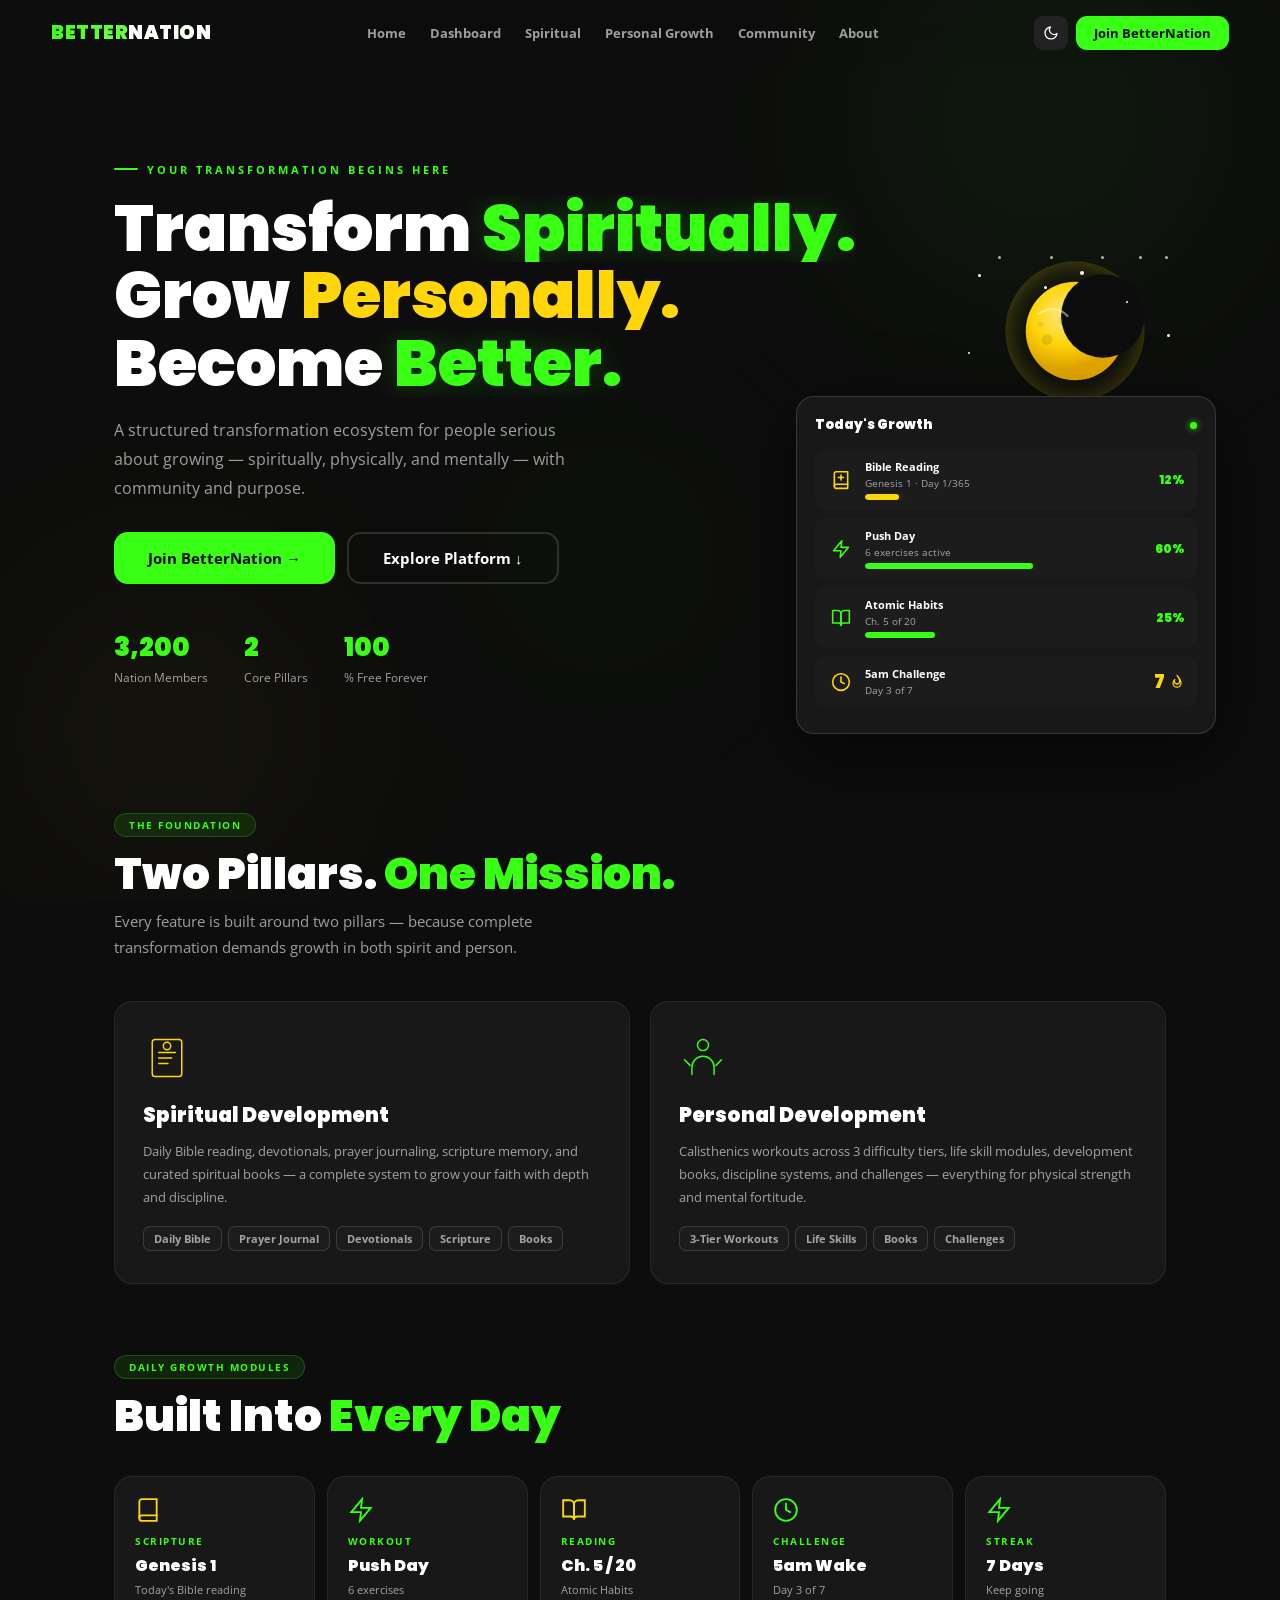
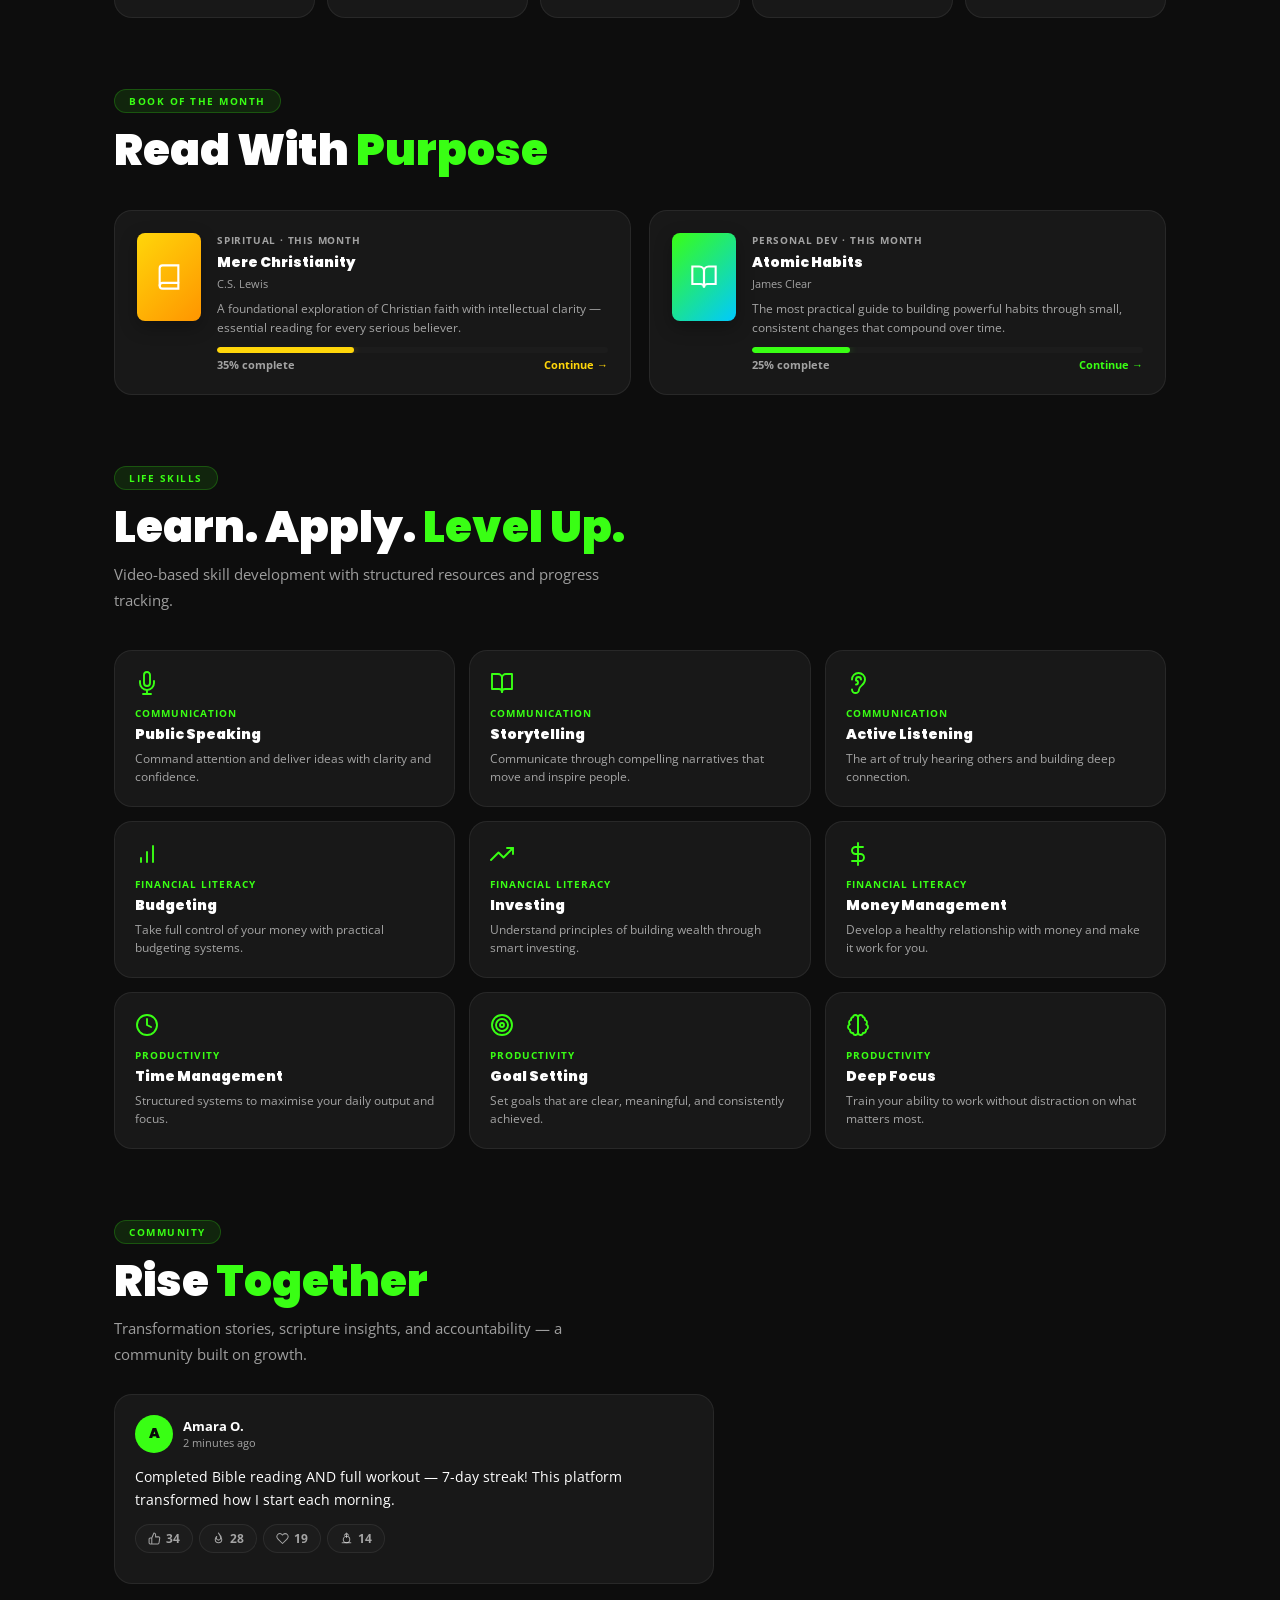
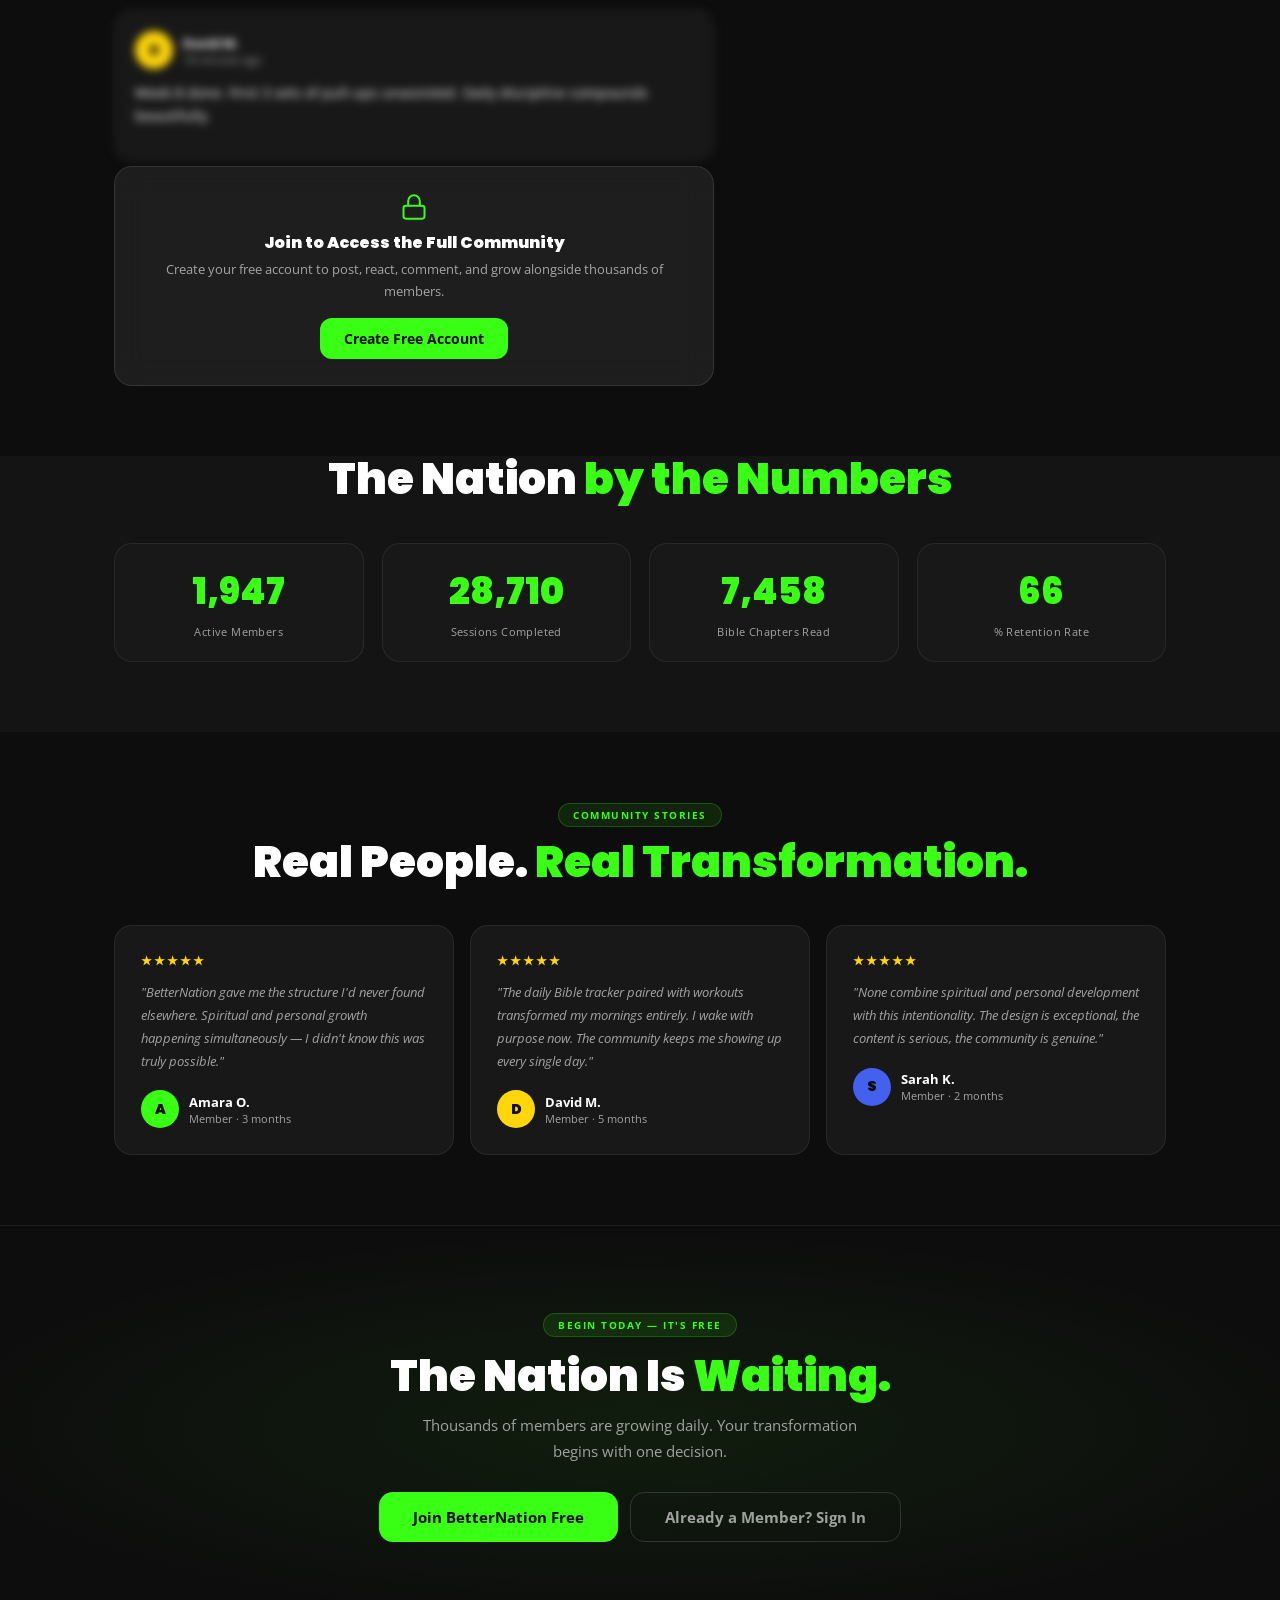
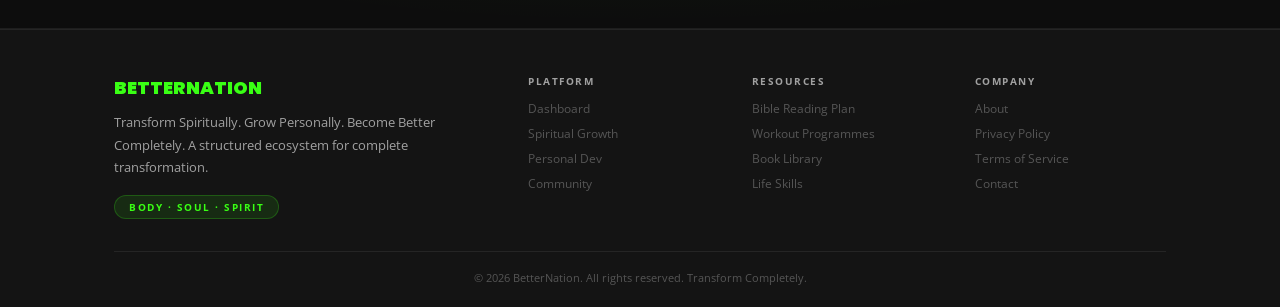
<file: betternation-v6.html>
<!DOCTYPE html>
<html lang="en" data-theme="dark">
<head>
<meta charset="UTF-8"/>
<meta name="viewport" content="width=device-width,initial-scale=1.0"/>
<title>BetterNation — Transform Completely</title>
<link href="https://fonts.googleapis.com/css2?family=Poppins:wght@400;600;700;900&family=Open+Sans:wght@400;600;700&display=swap" rel="stylesheet"/>
<style>
/* ══════════════════════════════════════
   STEP 1: DESIGN SYSTEM
══════════════════════════════════════ */
:root{
  --green:#39FF14;--gd:#1db300;--yellow:#FFD60A;
  --gg:rgba(57,255,20,.3);--yg:rgba(255,214,10,.3);
  --r:18px;--rs:12px;--nav-h:66px;
}
[data-theme="dark"]{
  --bg:#0D0D0D;--bg2:#141414;--bg3:#1c1c1c;
  --card:#181818;--card2:#222;
  --brd:rgba(255,255,255,.07);--brd2:rgba(255,255,255,.14);
  --txt:#fff;--txt2:rgba(255,255,255,.6);--txt3:rgba(255,255,255,.28);
  --gl:rgba(255,255,255,.04);--gl2:rgba(255,255,255,.07);
  --glb:rgba(255,255,255,.1);--acc:var(--green);
}
[data-theme="light"]{
  --bg:#fff;--bg2:#f4f4f4;--bg3:#eaeaea;
  --card:#fff;--card2:#f8f8f8;
  --brd:rgba(0,0,0,.08);--brd2:rgba(0,0,0,.14);
  --txt:#111;--txt2:rgba(0,0,0,.55);--txt3:rgba(0,0,0,.3);
  --gl:rgba(0,0,0,.02);--gl2:rgba(0,0,0,.05);
  --glb:rgba(0,0,0,.09);--acc:var(--gd);
}
*,*::before,*::after{box-sizing:border-box;margin:0;padding:0}
html{scroll-behavior:smooth;overflow-x:hidden}

/* ══════════════════════════════════════
   STEP 2: BODY + PAGE LAYOUT (FOOTER FIX)
══════════════════════════════════════ */
body{
  font-family:'Open Sans',sans-serif;font-weight:700;
  background:var(--bg);color:var(--txt);
  min-height:100vh;overflow-x:hidden;
  transition:background .3s,color .3s;
  display:flex;flex-direction:column;
}
::-webkit-scrollbar{width:4px}
::-webkit-scrollbar-track{background:var(--bg2)}
::-webkit-scrollbar-thumb{background:var(--acc);border-radius:4px}
button,input,textarea,select{font-family:'Open Sans',sans-serif;font-weight:700;cursor:pointer}
h1,h2,h3,h4{font-family:'Poppins',sans-serif;font-weight:900;line-height:1.06}
h1{font-size:clamp(30px,5.5vw,64px)}
h2{font-size:clamp(22px,4vw,44px)}
h3{font-size:clamp(18px,2.8vw,28px)}

/* ── PAGE SYSTEM ── */
.page{display:none;flex-direction:column;flex:1}
.page.active{display:flex}

/* ══════════════════════════════════════
   STEP 2b: SVG ICON UTILITY (replaces emojis)
══════════════════════════════════════ */
[data-icon]{display:inline-flex;align-items:center;justify-content:center;flex-shrink:0;line-height:1;vertical-align:middle}
[data-icon] svg{display:block}
.ico-inline{display:inline-flex;align-items:center;vertical-align:-3px;margin-right:6px;color:var(--acc)}
.ico-inline.yellow{color:var(--yellow)}
.si{display:inline-flex;align-items:center;justify-content:center}
.si svg{display:block}
#t-ico{display:inline-flex;align-items:center;vertical-align:-3px;margin-right:6px;color:var(--acc)}
.cong-icon{display:flex;align-items:center;justify-content:center;color:var(--acc);margin-bottom:14px}
.tt-ico{display:inline-flex;align-items:center;vertical-align:-3px;margin-right:6px;color:var(--acc)}

/* ══════════════════════════════════════
   STEP 3: NAV BAR PADDING
══════════════════════════════════════ */
.page-wrap{
  flex:1;
  padding-top:calc(var(--nav-h) + 28px);
  padding-bottom:0;
}
.auth-page{
  align-items:center;justify-content:center;
  padding-top:var(--nav-h);
  padding-bottom:40px;
  min-height:100vh;
}
.dash-page-wrap{
  display:flex;flex:1;
  padding-top:var(--nav-h);
}

/* ── AMBIENT ── */
#ambient{position:fixed;inset:0;pointer-events:none;z-index:0;overflow:hidden}
.orb{position:absolute;border-radius:50%;filter:blur(90px);animation:orb 20s ease-in-out infinite}
.orb1{width:600px;height:600px;background:radial-gradient(circle,rgba(57,255,20,.07),transparent 70%);top:-180px;right:-60px}
.orb2{width:500px;height:500px;background:radial-gradient(circle,rgba(255,214,10,.05),transparent 70%);bottom:-80px;left:-80px;animation-delay:-8s}
.orb3{width:360px;height:360px;background:radial-gradient(circle,rgba(57,255,20,.04),transparent 70%);top:42%;left:33%;animation-delay:-14s}

/* ══════════════════════════════════════
   STEP 4: ANIMATIONS
══════════════════════════════════════ */
@keyframes fadeUp{from{opacity:0;transform:translateY(26px)}to{opacity:1;transform:translateY(0)}}
@keyframes fadeIn{from{opacity:0}to{opacity:1}}
@keyframes orb{0%{transform:translate(0,0) scale(1)}33%{transform:translate(32px,-20px) scale(1.07)}66%{transform:translate(-20px,28px) scale(.94)}100%{transform:translate(0,0) scale(1)}}
@keyframes floatY{0%,100%{transform:translateY(0)}50%{transform:translateY(-12px)}}
@keyframes moonFloat{0%,100%{transform:translateY(0)}50%{transform:translateY(-14px)}}
@keyframes moonGlow{0%,100%{filter:drop-shadow(0 0 16px rgba(255,214,10,.55)) drop-shadow(0 0 40px rgba(255,214,10,.25))}50%{filter:drop-shadow(0 0 28px rgba(255,214,10,.9)) drop-shadow(0 0 70px rgba(255,214,10,.4))}}
@keyframes starTwinkle{0%,100%{opacity:.18;transform:scale(1)}50%{opacity:1;transform:scale(1.5)}}
@keyframes typewriter{from{width:0}to{width:100%}}
@keyframes blink{0%,100%{opacity:1}50%{opacity:0}}
@keyframes glowPulse{0%,100%{opacity:.5}50%{opacity:1}}
@keyframes popIn{0%{transform:scale(.5);opacity:0}70%{transform:scale(1.18)}100%{transform:scale(1);opacity:1}}
@keyframes slideDown{from{opacity:0;transform:translateY(-10px)}to{opacity:1;transform:translateY(0)}}
@keyframes glowGreenPulse{0%,100%{box-shadow:0 0 0 0 rgba(57,255,20,0),0 -3px 0 0 rgba(57,255,20,0)}50%{box-shadow:0 0 28px 4px rgba(57,255,20,.3),0 -3px 20px 0 rgba(57,255,20,.5)}}
@keyframes topGlowGreen{0%,100%{box-shadow:0 -2px 18px rgba(57,255,20,0)}50%{box-shadow:0 -2px 18px rgba(57,255,20,.6)}}
@keyframes topGlowYellow{0%,100%{box-shadow:0 -2px 18px rgba(255,214,10,0)}50%{box-shadow:0 -2px 18px rgba(255,214,10,.6)}}
@keyframes confettiFall{0%{transform:translateY(-30px) rotate(0deg);opacity:1}100%{transform:translateY(110vh) rotate(800deg);opacity:0}}
@keyframes breathe{0%,100%{opacity:.72}50%{opacity:1}}
@keyframes shimmerLine{0%{opacity:.25;transform:scaleX(.85)}50%{opacity:.9;transform:scaleX(1.08)}100%{opacity:.25;transform:scaleX(.85)}}
@keyframes countUp{from{opacity:0;transform:scale(1.3)}to{opacity:1;transform:scale(1)}}

.au{animation:fadeUp .5s cubic-bezier(.22,1,.36,1) both}
.a1{animation-delay:.07s}.a2{animation-delay:.14s}.a3{animation-delay:.21s}.a4{animation-delay:.28s}

/* ══════════════════════════════════════
   STEP 5: NAVBAR
══════════════════════════════════════ */
#navbar{
  position:fixed;top:0;left:0;right:0;z-index:1000;
  height:var(--nav-h);
  padding:0 clamp(12px,4vw,52px);
  display:flex;align-items:center;justify-content:space-between;
  backdrop-filter:blur(22px);-webkit-backdrop-filter:blur(22px);
  border-bottom:1px solid transparent;transition:all .4s;
}
#navbar.scrolled{background:rgba(13,13,13,.94);border-bottom-color:var(--glb);box-shadow:0 4px 26px rgba(0,0,0,.4)}
[data-theme="light"] #navbar.scrolled{background:rgba(255,255,255,.96)}
.nav-logo{font-family:'Poppins',sans-serif;font-weight:900;font-size:19px;border:none;background:none;background:linear-gradient(135deg,var(--green),#a8ff78);-webkit-background-clip:text;-webkit-text-fill-color:transparent;background-clip:text;letter-spacing:.5px}
[data-theme="light"] .nav-logo{background:linear-gradient(135deg,var(--gd),#2d8c00);-webkit-background-clip:text;background-clip:text}
.nav-logo span{-webkit-text-fill-color:var(--txt)}
.nav-links{display:flex;gap:2px}
.nl{background:none;border:none;color:var(--txt2);font-size:13px;font-weight:700;padding:7px 11px;border-radius:9px;transition:all .2s;white-space:nowrap}
.nl:hover,.nl.on{color:var(--acc);background:rgba(57,255,20,.07)}
.nav-r{display:flex;gap:8px;align-items:center;position:relative}
.btn-join{background:var(--acc);color:#0a0a0a;border:none;padding:8px 18px;border-radius:11px;font-size:13px;font-weight:700;transition:all .22s;white-space:nowrap}
.btn-join:hover{box-shadow:0 0 18px var(--gg);transform:translateY(-1px)}
[data-theme="light"] .btn-join{background:var(--gd)}
.tbtn{width:34px;height:34px;border-radius:9px;background:var(--card2);border:1px solid var(--brd2);color:var(--txt);font-size:14px;display:flex;align-items:center;justify-content:center;transition:all .2s;border:none}
.tbtn:hover{background:var(--card)}
.av-btn{width:33px;height:33px;border-radius:50%;background:linear-gradient(135deg,var(--green),#a8ff78);color:#0a0a0a;font-weight:900;font-size:13px;font-family:'Poppins',sans-serif;border:none;display:flex;align-items:center;justify-content:center;transition:all .22s}
.av-btn:hover{box-shadow:0 0 14px var(--gg)}
.prof-dd{position:absolute;top:calc(100% + 10px);right:0;background:var(--card);border:1px solid var(--brd2);border-radius:14px;padding:7px;min-width:188px;box-shadow:0 16px 48px rgba(0,0,0,.35);display:none;flex-direction:column;gap:2px;animation:slideDown .2s ease;z-index:300}
.prof-dd.open{display:flex}
.ddi{display:flex;align-items:center;gap:9px;padding:9px 12px;border-radius:9px;font-size:13px;font-weight:700;color:var(--txt2);transition:all .18s;border:none;background:none;text-align:left;width:100%}
.ddi:hover{background:var(--bg3);color:var(--txt)}
.ddi.red:hover{color:#ff6b6b;background:rgba(255,60,60,.07)}
.ddi svg{flex-shrink:0}
.dd-div{height:1px;background:var(--brd);margin:3px 0}
.hbg{display:none;width:34px;height:34px;border-radius:9px;background:var(--card2);border:1px solid var(--brd);color:var(--txt);font-size:17px;align-items:center;justify-content:center}
#mob-nav{display:none;position:fixed;top:var(--nav-h);left:0;right:0;z-index:999;background:var(--bg2);border-bottom:1px solid var(--brd2);padding:10px;flex-direction:column;gap:3px;animation:fadeIn .2s}
#mob-nav.open{display:flex}
#mob-nav .nl{text-align:left;padding:11px 16px;border-radius:10px;font-size:14px;width:100%}

/* ══════════════════════════════════════
   STEP 6: SHARED COMPONENTS
══════════════════════════════════════ */
.container{max-width:1140px;margin:0 auto;padding:0 clamp(14px,4vw,44px);width:100%}
.sec{padding:70px 0}

.badge{display:inline-flex;align-items:center;gap:5px;background:rgba(57,255,20,.1);color:var(--acc);border:1px solid rgba(57,255,20,.22);border-radius:30px;padding:4px 14px;font-size:10px;font-weight:700;letter-spacing:1.5px;text-transform:uppercase}
[data-theme="light"] .badge{background:rgba(29,179,0,.1);color:var(--gd);border-color:rgba(29,179,0,.25)}

/* ── BUTTONS ── */
.btn{display:inline-flex;align-items:center;justify-content:center;gap:7px;padding:11px 24px;border-radius:12px;font-size:14px;font-weight:700;transition:all .24s;border:none}
.bp{background:var(--acc);color:#0a0a0a}
.bp:hover{box-shadow:0 0 22px var(--gg);transform:translateY(-2px)}
[data-theme="light"] .bp{background:var(--gd)}
.bo{background:transparent;color:var(--txt);border:2px solid var(--brd2)}
.bo:hover{border-color:var(--acc);color:var(--acc)}
.bg-b{background:transparent;color:var(--txt2);border:1px solid var(--brd2)}
.bg-b:hover{border-color:var(--acc);color:var(--acc)}
.by{background:var(--yellow);color:#111}
.by:hover{box-shadow:0 0 18px var(--yg);transform:translateY(-2px)}
.blg{padding:14px 34px;font-size:15px;border-radius:14px}
.bfl{width:100%;justify-content:center}
.bsm{padding:7px 14px;font-size:12px;border-radius:9px}

/* ── CARDS ── */
.card{background:var(--card);border:1px solid var(--brd);border-radius:var(--r);padding:24px;transition:border-color .3s,box-shadow .3s,transform .3s;position:relative;overflow:hidden}
.cg::before{content:'';position:absolute;top:0;left:0;right:0;height:2px;background:linear-gradient(90deg,transparent,var(--acc),transparent);opacity:0;transition:opacity .35s}
.cg:hover::before{opacity:1}
.cg:hover{border-color:rgba(57,255,20,.28);box-shadow:0 -3px 20px rgba(57,255,20,.1),0 8px 32px rgba(0,0,0,.2);transform:translateY(-4px)}
.glow-green-top{border-color:rgba(57,255,20,.5)!important;box-shadow:0 -3px 22px rgba(57,255,20,.55),0 0 0 1px rgba(57,255,20,.3)!important;transition:box-shadow .2s,border-color .2s}
.glow-yellow-top{border-color:rgba(255,214,10,.5)!important;box-shadow:0 -3px 22px rgba(255,214,10,.55),0 0 0 1px rgba(255,214,10,.3)!important;transition:box-shadow .2s,border-color .2s}
.ex-active{border:2px solid rgba(57,255,20,.7)!important;box-shadow:0 0 0 1px rgba(57,255,20,.25),0 0 30px rgba(57,255,20,.2)!important;animation:glowGreenPulse 2s ease infinite}
.ex-done{border-color:rgba(57,255,20,.3)!important;background:rgba(57,255,20,.04)!important}

.gl-card{background:var(--gl2);border:1px solid var(--glb);border-radius:var(--r);backdrop-filter:blur(16px);-webkit-backdrop-filter:blur(16px)}

/* ── FORM ── */
.fl{display:block;font-size:11px;color:var(--txt2);margin-bottom:6px;letter-spacing:.8px;text-transform:uppercase}
.fi{width:100%;padding:11px 15px;background:var(--bg3);border:1.5px solid var(--brd);border-radius:11px;color:var(--txt);font-size:13px;font-weight:600;outline:none;transition:border-color .2s,box-shadow .2s}
.fi:focus{border-color:var(--acc);box-shadow:0 0 0 3px rgba(57,255,20,.1)}
.fi::placeholder{color:var(--txt3);font-weight:400}
.fg{margin-bottom:14px}
.ferr{display:none;background:rgba(255,60,60,.08);border:1px solid rgba(255,60,60,.25);color:#ff6b6b;border-radius:10px;padding:10px 13px;margin-bottom:12px;font-size:13px}
.d-or{display:flex;align-items:center;gap:10px;color:var(--txt3);font-size:12px;margin:14px 0}
.d-or::before,.d-or::after{content:'';flex:1;height:1px;background:var(--brd)}

/* ── PROGRESS ── */
.pt{height:6px;background:var(--bg3);border-radius:20px;overflow:hidden;margin-top:5px}
.pf{height:100%;border-radius:20px;background:var(--acc);transition:width .6s cubic-bezier(.4,0,.2,1);box-shadow:0 0 8px rgba(57,255,20,.3)}
[data-theme="light"] .pf{background:var(--gd)}
.pfy{background:var(--yellow)!important;box-shadow:0 0 8px var(--yg)!important}

/* ── TOAST ── */
.toast-el{position:fixed;bottom:24px;right:24px;z-index:9999;background:var(--card);border:1px solid rgba(57,255,20,.3);border-radius:14px;padding:12px 18px;font-size:13px;color:var(--txt);box-shadow:0 8px 32px rgba(0,0,0,.4),0 0 16px var(--gg);transform:translateY(80px);opacity:0;transition:all .34s cubic-bezier(.22,1,.36,1);max-width:320px}
.toast-el.show{transform:translateY(0);opacity:1}

/* ══════════════════════════════════════
   STEP 7: FOOTER
══════════════════════════════════════ */
footer{
  background:var(--bg2);border-top:1px solid var(--brd);
  padding:44px 0 22px;
  position:relative;z-index:1;
  flex-shrink:0;
  width:100%;
}
.fg-grid{display:grid;grid-template-columns:2fr 1fr 1fr 1fr;gap:32px;margin-bottom:32px}
.fb-logo{font-family:'Poppins',sans-serif;font-weight:900;font-size:18px;color:var(--acc);margin-bottom:10px}
[data-theme="light"] .fb-logo{color:var(--gd)}
.fb-desc{font-size:13px;color:var(--txt2);line-height:1.7;font-weight:400;margin-bottom:16px}
.fc-t{font-size:10px;font-weight:700;letter-spacing:1.5px;text-transform:uppercase;color:var(--txt2);margin-bottom:12px}
.fl-lk{display:block;font-size:12px;color:var(--txt3);font-weight:400;margin-bottom:8px;transition:color .2s}
.fl-lk:hover{color:var(--acc)}
.fb-line{border-top:1px solid var(--brd);padding-top:18px;text-align:center;font-size:11px;color:var(--txt3);font-weight:400}

/* ══════════════════════════════════════
   STEP 8: HOME HERO
══════════════════════════════════════ */
.hero{
  min-height:88vh;display:flex;align-items:center;
  padding:80px 0 50px;position:relative;overflow:hidden;
}
.hero-content{position:relative;z-index:2;max-width:600px;width:100%}
.hero-eye{font-size:11px;font-weight:700;letter-spacing:3px;text-transform:uppercase;color:var(--acc);margin-bottom:18px;display:flex;align-items:center;gap:9px}
.hero-eye::before{content:'';width:24px;height:2px;background:var(--acc);border-radius:2px;flex-shrink:0}
[data-theme="light"] .hero-eye{color:var(--gd)}
.hero h1{margin-bottom:18px}
.hero-line{display:block;width:max-content;overflow:hidden;white-space:nowrap}
.hero-line .inner{display:inline-block;overflow:hidden;white-space:nowrap;vertical-align:bottom;animation:typewriter var(--tw,1.1s) steps(28,end) var(--td,.2s) both}
.hero-cursor{display:inline-block;width:3px;height:.82em;background:var(--acc);border-radius:2px;margin-left:2px;vertical-align:middle;animation:blink 1s step-end infinite;animation-delay:3s}
.lg{color:var(--acc);text-shadow:0 0 32px rgba(57,255,20,.22)}
[data-theme="light"] .lg{color:var(--gd)}
.ly{color:var(--yellow)}
.hero-desc{font-size:16px;color:var(--txt2);line-height:1.8;margin-bottom:30px;font-weight:400;max-width:480px}
.hero-cta{display:flex;gap:12px;flex-wrap:wrap;margin-bottom:44px}
.hero-cta .btn{flex-shrink:0}
.hero-stats{display:flex;gap:36px;flex-wrap:wrap}
.hs-n{font-family:'Poppins',sans-serif;font-weight:900;font-size:26px;color:var(--acc);display:block}
[data-theme="light"] .hs-n{color:var(--gd)}
.hs-l{font-size:12px;color:var(--txt2);font-weight:400;margin-top:2px}

/* Moon scene */
.moon-wrap{position:absolute;right:clamp(10px,6vw,100px);top:50%;transform:translateY(-50%);width:clamp(160px,20vw,260px);pointer-events:none;z-index:1}
.moon-svg{display:block;margin:24px auto 0;animation:moonFloat 6s ease-in-out infinite,moonGlow 4s ease-in-out infinite}
.star{position:absolute;background:#fff;border-radius:50%;animation:starTwinkle var(--sd,3s) ease-in-out infinite;animation-delay:var(--sl,0s)}
.snowflake{position:absolute;background:#fff;border-radius:50%;width:3px;height:3px;opacity:.7;animation:snowFall var(--sf,6s) linear infinite;animation-delay:var(--sd2,0s)}
@keyframes snowFall{0%{transform:translateY(-20px) translateX(0);opacity:.7}100%{transform:translateY(300px) translateX(var(--sx,10px));opacity:0}}

/* Preview card */
.hero-preview{position:absolute;right:clamp(10px,5vw,80px);top:50%;transform:translateY(-50%);width:min(420px,38vw);z-index:2}
.prev-card{background:var(--card);border:1px solid var(--brd2);border-radius:var(--r);padding:18px;box-shadow:0 20px 70px rgba(0,0,0,.5)}
.pch{display:flex;justify-content:space-between;align-items:center;margin-bottom:14px}
.pct{font-family:'Poppins',sans-serif;font-weight:900;font-size:13px}
.live-dot{width:7px;height:7px;border-radius:50%;background:var(--acc);box-shadow:0 0 7px var(--acc);animation:glowPulse 2s ease infinite}
.pr{display:flex;align-items:center;gap:10px;background:var(--bg3);border-radius:10px;padding:10px 12px;margin-bottom:8px;transition:all .2s}
.pr:hover{background:var(--bg2)}
.pr-ico{flex-shrink:0;width:28px;height:28px;display:flex;align-items:center;justify-content:center}
.pr-info{flex:1;min-width:0}
.pr-nm{font-size:11px;font-weight:700;margin-bottom:2px}
.pr-sb{font-size:10px;color:var(--txt2);font-weight:400}
.pr-pct{font-family:'Poppins',sans-serif;font-weight:900;font-size:12px;color:var(--acc);flex-shrink:0}
[data-theme="light"] .pr-pct{color:var(--gd)}

/* ══════════════════════════════════════
   STEP 9: HOME SECTIONS
══════════════════════════════════════ */
.pillars-grid{display:grid;grid-template-columns:1fr 1fr;gap:20px;margin-top:40px}
.pc{background:var(--card);border:1.5px solid var(--brd);border-radius:var(--r);padding:32px 28px;position:relative;overflow:hidden;transition:all .35s cubic-bezier(.22,1,.36,1)}
.pc::before{content:'';position:absolute;top:0;left:0;right:0;height:3px;background:linear-gradient(90deg,transparent,var(--acc),transparent);opacity:0;transition:opacity .35s}
.pc:hover::before,.pc:active::before{opacity:1}
.pc:hover{border-color:rgba(57,255,20,.35);transform:translateY(-5px);box-shadow:0 -4px 24px rgba(57,255,20,.12),0 14px 50px rgba(0,0,0,.22)}
.pc.spi::before{background:linear-gradient(90deg,transparent,var(--yellow),transparent)}
.pc.spi:hover{border-color:rgba(255,214,10,.35);box-shadow:0 -4px 24px rgba(255,214,10,.1),0 14px 50px rgba(0,0,0,.22)}
.pil-ico{margin-bottom:18px;animation:floatY 5s ease-in-out infinite;display:flex}
.pc.spi .pil-ico{animation-delay:-2.5s}
.pil-t{font-family:'Poppins',sans-serif;font-weight:900;font-size:20px;margin-bottom:10px}
.pil-d{font-size:13px;color:var(--txt2);line-height:1.75;font-weight:400;margin-bottom:18px}
.pil-tags{display:flex;flex-wrap:wrap;gap:6px}
.ptag{background:var(--bg3);border:1px solid var(--brd2);border-radius:7px;padding:4px 10px;font-size:11px;font-weight:700;color:var(--txt2)}

.growth-grid{display:grid;grid-template-columns:repeat(5,1fr);gap:12px;margin-top:36px}
.gc{background:var(--card);border:1px solid var(--brd);border-radius:var(--r);padding:20px;transition:all .3s;position:relative;overflow:hidden}
.gc:active{box-shadow:0 -3px 20px rgba(57,255,20,.5);border-color:rgba(57,255,20,.4)}
.gc.phys:active{box-shadow:0 -3px 20px rgba(57,255,20,.5);border-color:rgba(57,255,20,.4)}
.gc.spi-box:active{box-shadow:0 -3px 20px rgba(255,214,10,.5);border-color:rgba(255,214,10,.4)}
.gc-ico{margin-bottom:11px;display:flex}
.gc-lbl{font-size:10px;color:var(--acc);font-weight:700;letter-spacing:1.5px;text-transform:uppercase;margin-bottom:5px}
[data-theme="light"] .gc-lbl{color:var(--gd)}
.gc-v{font-family:'Poppins',sans-serif;font-weight:900;font-size:16px;margin-bottom:4px}
.gc-s{font-size:11px;color:var(--txt2);font-weight:400}

.books-grid{display:grid;grid-template-columns:1fr 1fr;gap:18px;margin-top:36px}
.bk{background:var(--card);border:1px solid var(--brd);border-radius:var(--r);padding:22px;display:flex;gap:16px;align-items:flex-start;transition:all .3s}
.bk:active{box-shadow:0 -3px 20px rgba(255,214,10,.45);border-color:rgba(255,214,10,.4)}
.bk-cover{width:64px;height:88px;border-radius:8px;flex-shrink:0;display:flex;align-items:center;justify-content:center;box-shadow:0 6px 18px rgba(0,0,0,.3)}
.bk-type{font-size:10px;color:var(--txt2);font-weight:700;letter-spacing:.8px;text-transform:uppercase;margin-bottom:5px}
.bk-title{font-family:'Poppins',sans-serif;font-weight:900;font-size:14px;margin-bottom:3px}
.bk-author{font-size:11px;color:var(--txt2);font-weight:400;margin-bottom:8px}
.bk-sum{font-size:12px;color:var(--txt2);line-height:1.6;font-weight:400;margin-bottom:10px}

.ls-grid{display:grid;grid-template-columns:repeat(3,1fr);gap:14px;margin-top:36px}
.ls-box{background:var(--card);border:1px solid var(--brd);border-radius:var(--r);padding:20px;transition:all .3s;position:relative;overflow:hidden}
.ls-box::before{content:'';position:absolute;top:0;left:0;right:0;height:3px;background:linear-gradient(90deg,transparent,var(--acc),transparent);opacity:0;transition:opacity .3s}
.ls-box:hover::before,.ls-box:active::before{opacity:1}
.ls-box:hover{border-color:rgba(57,255,20,.25);transform:translateY(-3px)}
.ls-box:active{box-shadow:0 -4px 20px rgba(57,255,20,.5);border-color:rgba(57,255,20,.4)}
.ls-ico{margin-bottom:11px;display:flex}
.ls-nm{font-family:'Poppins',sans-serif;font-weight:900;font-size:14px;margin-bottom:5px}
.ls-cat-label{font-size:10px;color:var(--acc);font-weight:700;letter-spacing:1px;text-transform:uppercase;margin-bottom:4px}
[data-theme="light"] .ls-cat-label{color:var(--gd)}
.ls-desc{font-size:12px;color:var(--txt2);font-weight:400;line-height:1.5}

.testi-grid{display:grid;grid-template-columns:repeat(auto-fit,minmax(260px,1fr));gap:16px;margin-top:40px}
.tc{background:var(--card);border:1px solid var(--brd);border-radius:var(--r);padding:26px;transition:all .3s}
.tc:hover{border-color:var(--brd2);transform:translateY(-3px)}
.ts{color:var(--yellow);font-size:12px;margin-bottom:12px;letter-spacing:2px}
.tq{font-size:13px;color:var(--txt2);line-height:1.75;font-weight:400;font-style:italic;margin-bottom:18px}
.ta{display:flex;align-items:center;gap:10px}
.tav{width:38px;height:38px;border-radius:50%;display:flex;align-items:center;justify-content:center;font-weight:900;font-size:14px;font-family:'Poppins',sans-serif;color:#0a0a0a;flex-shrink:0}
.cta-sec{background:radial-gradient(ellipse 80% 70% at 50% 50%,rgba(57,255,20,.07),transparent 70%);border-top:1px solid var(--brd);border-bottom:1px solid var(--brd);text-align:center;padding:86px 20px}

/* ══════════════════════════════════════
   STEP 10: AUTH PAGES
══════════════════════════════════════ */
.auth-wrap{width:100%;max-width:440px;padding:20px}
.auth-logo{text-align:center;margin-bottom:20px;font-family:'Poppins',sans-serif;font-weight:900;font-size:20px;background:linear-gradient(135deg,var(--green),#a8ff78);-webkit-background-clip:text;-webkit-text-fill-color:transparent;background-clip:text}
[data-theme="light"] .auth-logo{background:linear-gradient(135deg,var(--gd),#2d8c00);-webkit-background-clip:text;background-clip:text}
.auth-card{background:var(--card);border:1px solid var(--brd2);border-radius:22px;padding:34px 30px;box-shadow:0 18px 70px rgba(0,0,0,.28)}
.auth-t{font-family:'Poppins',sans-serif;font-weight:900;font-size:23px;text-align:center;margin-bottom:5px}
.auth-s{text-align:center;color:var(--txt2);font-size:13px;font-weight:400;margin-bottom:22px;line-height:1.6}
.gbtn{display:flex;align-items:center;justify-content:center;gap:10px;width:100%;padding:11px;background:var(--bg3);border:1.5px solid var(--brd2);border-radius:12px;font-size:13px;font-weight:700;color:var(--txt);transition:all .22s}
.gbtn:hover{border-color:var(--acc)}
.terms-row{display:flex;gap:8px;align-items:flex-start;margin-bottom:14px}
.tcb{width:15px;height:15px;accent-color:var(--acc);margin-top:3px;flex-shrink:0}
.tct{font-size:12px;color:var(--txt2);font-weight:400;line-height:1.5}
.auth-sw{text-align:center;margin-top:16px;font-size:12px;color:var(--txt2);font-weight:400}
.auth-sw a{color:var(--acc);font-weight:700}
[data-theme="light"] .auth-sw a{color:var(--gd)}
.fgt{font-size:11px;color:var(--acc);font-weight:700;float:right;margin-top:-8px;margin-bottom:12px}
[data-theme="light"] .fgt{color:var(--gd)}
.gb-row{display:flex;gap:8px;margin-bottom:4px}
.gbb{flex:1;padding:10px;border-radius:10px;background:var(--bg3);border:2px solid var(--brd);color:var(--txt2);font-weight:700;font-size:13px}
.gbb.on{background:rgba(57,255,20,.1);border-color:var(--acc);color:var(--acc)}
[data-theme="light"] .gbb.on{background:rgba(29,179,0,.1);border-color:var(--gd);color:var(--gd)}

/* ══════════════════════════════════════
   STEP 11: DASHBOARD LAYOUT
══════════════════════════════════════ */
.dash-sb{
  background:var(--bg2);border-right:1px solid var(--brd);
  padding:20px 0;width:248px;flex-shrink:0;
  position:sticky;top:var(--nav-h);
  height:calc(100vh - var(--nav-h));overflow-y:auto;
}
.dash-main{flex:1;padding:28px 30px}
.sb-user{padding:0 15px 16px;border-bottom:1px solid var(--brd);margin-bottom:9px}
.sb-av{width:46px;height:46px;border-radius:50%;background:linear-gradient(135deg,var(--green),#a8ff78);color:#0a0a0a;font-weight:900;font-size:17px;font-family:'Poppins',sans-serif;display:flex;align-items:center;justify-content:center;margin-bottom:8px;box-shadow:0 0 18px rgba(57,255,20,.24)}
.sb-av svg{color:#0a0a0a}
.sb-name{font-family:'Poppins',sans-serif;font-weight:900;font-size:13px;margin-bottom:2px}
.sb-role{font-size:10px;color:var(--acc);font-weight:700;letter-spacing:.4px}
[data-theme="light"] .sb-role{color:var(--gd)}
.sb-lbl{font-size:9px;font-weight:700;letter-spacing:1.5px;text-transform:uppercase;color:var(--txt3);padding:12px 17px 5px;display:block}
.sbl{display:flex;align-items:center;gap:9px;padding:9px 15px;border-radius:10px;margin:0 6px 2px;font-size:13px;font-weight:700;color:var(--txt2);border:none;background:none;width:calc(100% - 12px);text-align:left;transition:all .18s}
.sbl:hover{background:var(--gl2);color:var(--txt)}
.sbl.on{background:rgba(57,255,20,.1);color:var(--acc)}
[data-theme="light"] .sbl.on{background:rgba(29,179,0,.1);color:var(--gd)}
.sbl .si{width:18px;flex-shrink:0;color:inherit}
.sbl .si svg{color:inherit}
.sb-streak{margin:10px 15px 0;background:var(--card);border:1px solid var(--brd);border-radius:12px;padding:12px;text-align:center}
.sb-streak .sk-flame{display:flex;justify-content:center;margin-bottom:4px;color:var(--yellow)}
.sk-n{font-family:'Poppins',sans-serif;font-weight:900;font-size:24px;color:var(--yellow)}
.sk-l{font-size:10px;color:var(--txt2);font-weight:400}
.dash-sec{background:var(--card);border:1px solid var(--brd);border-radius:var(--r);padding:22px;margin-bottom:16px}
.ds-hdr{display:flex;justify-content:space-between;align-items:center;margin-bottom:16px;flex-wrap:wrap;gap:8px}
.ds-t{font-family:'Poppins',sans-serif;font-weight:900;font-size:15px;display:flex;align-items:center}
.ds-t svg{margin-right:7px;flex-shrink:0}
.dd-ban{background:linear-gradient(135deg,rgba(57,255,20,.07),rgba(255,214,10,.04));border:1px solid rgba(57,255,20,.18);border-radius:var(--r);padding:18px 22px;margin-bottom:20px;display:flex;gap:13px;align-items:flex-start}
[data-theme="light"] .dd-ban{background:linear-gradient(135deg,rgba(29,179,0,.07),rgba(255,214,10,.04));border-color:rgba(29,179,0,.2)}
.dd-lbl{font-size:10px;color:var(--acc);font-weight:700;letter-spacing:1.5px;text-transform:uppercase;margin-bottom:4px}
[data-theme="light"] .dd-lbl{color:var(--gd)}
.dd-q{font-size:13px;font-style:italic;margin-bottom:5px;font-weight:400;line-height:1.65}
.dd-ch{font-size:12px;color:var(--yellow);font-weight:700}
.stats-row{display:grid;grid-template-columns:repeat(4,1fr);gap:11px;margin-bottom:20px}
.sc{background:var(--card);border:1px solid var(--brd);border-radius:var(--r);padding:20px;text-align:center;transition:all .3s}
.sc:hover{border-color:rgba(57,255,20,.3);box-shadow:0 0 20px rgba(57,255,20,.06)}
.sn{font-family:'Poppins',sans-serif;font-weight:900;font-size:36px;color:var(--acc);display:block}
.sl{font-size:11px;color:var(--txt2);margin-top:3px;font-weight:400;letter-spacing:.4px;display:inline-flex;align-items:center;gap:5px}
.sl svg{color:var(--yellow)}
.dash-tab{display:none}.dash-tab.on{display:block;animation:fadeIn .3s ease}

/* ══════════════════════════════════════
   STEP 12: WORKOUT SYSTEM
══════════════════════════════════════ */
.week-tabs{display:flex;gap:7px;flex-wrap:wrap;margin-bottom:16px}
.wt{background:var(--bg3);border:1.5px solid var(--brd);border-radius:10px;padding:8px 13px;font-size:12px;font-weight:700;color:var(--txt2);transition:all .2s;white-space:nowrap}
.wt:hover{border-color:var(--acc);color:var(--acc)}
.wt.on{background:rgba(57,255,20,.1);border-color:var(--acc);color:var(--acc)}
[data-theme="light"] .wt.on{background:rgba(29,179,0,.1);border-color:var(--gd);color:var(--gd)}
.wt.rest-d{border-color:rgba(255,214,10,.3);color:var(--yellow)}
.diff-row{display:flex;gap:8px;margin-bottom:18px;flex-wrap:wrap}
.diff-btn{padding:8px 18px;border-radius:10px;font-size:12px;font-weight:700;border:1.5px solid var(--brd2);background:var(--bg3);color:var(--txt2);transition:all .2s;display:inline-flex;align-items:center;gap:6px}
.diff-btn:hover{border-color:var(--acc);color:var(--acc)}
.diff-btn.on{background:rgba(57,255,20,.12);border-color:var(--acc);color:var(--acc)}
[data-theme="light"] .diff-btn.on{background:rgba(29,179,0,.12);border-color:var(--gd);color:var(--gd)}
.ex-card{background:var(--card);border:2px solid var(--brd);border-radius:var(--r);padding:20px;margin-bottom:12px;transition:all .3s;position:relative}
.ex-nm{font-family:'Poppins',sans-serif;font-weight:900;font-size:16px;margin-bottom:3px}
.ex-reps-txt{font-size:12px;color:var(--txt2);font-weight:400}
.ex-tag{display:inline-block;background:rgba(57,255,20,.1);color:var(--acc);border-radius:6px;padding:3px 9px;font-size:10px;font-weight:700}
[data-theme="light"] .ex-tag{background:rgba(29,179,0,.1);color:var(--gd)}
.ex-desc-box{background:var(--bg3);border-radius:10px;padding:13px;border-left:3px solid var(--acc);font-size:12px;font-weight:400;color:var(--txt2);line-height:1.65;margin-bottom:12px}
[data-theme="light"] .ex-desc-box{border-left-color:var(--gd)}
.ex-focus-box{background:rgba(57,255,20,.06);border:1px solid rgba(57,255,20,.15);border-radius:10px;padding:10px 13px;margin-bottom:12px}
.ex-focus-lbl{font-size:10px;color:var(--acc);font-weight:700;letter-spacing:.8px;text-transform:uppercase;margin-bottom:4px}
[data-theme="light"] .ex-focus-lbl,.ex-focus-txt{color:var(--gd)}
.ex-focus-txt{font-size:12px;color:var(--txt2);font-weight:400}
.ex-video-wrap{border-radius:10px;overflow:hidden;aspect-ratio:16/9;margin-bottom:12px;background:var(--bg3)}
.ex-video-wrap iframe{width:100%;height:100%;border:none}
.sets-row{display:flex;gap:6px;flex-wrap:wrap;margin:10px 0 8px}
.sbt{width:38px;height:38px;border-radius:10px;border:2px solid var(--brd2);background:var(--bg3);color:var(--txt2);font-weight:700;font-size:12px;display:flex;align-items:center;justify-content:center;transition:all .2s}
.sbt:hover{border-color:var(--acc);color:var(--acc)}
.sbt.done{background:var(--acc);border-color:var(--acc);color:#0a0a0a;animation:popIn .3s ease}
[data-theme="light"] .sbt.done{background:var(--gd);border-color:var(--gd)}
.ex-btns{display:flex;gap:8px;flex-wrap:wrap;margin-top:10px}
.start-btn{background:var(--acc);color:#0a0a0a;border:none;border-radius:10px;padding:9px 18px;font-size:12px;font-weight:700;transition:all .22s;display:inline-flex;align-items:center;gap:6px}
.start-btn:hover{box-shadow:0 0 12px var(--gg)}
[data-theme="light"] .start-btn{background:var(--gd)}
.prog-btn{background:transparent;color:var(--txt2);border:1px solid var(--brd2);border-radius:10px;padding:9px 18px;font-size:12px;font-weight:700;transition:all .22s}
.prog-btn:hover{border-color:var(--txt2);color:var(--txt)}
.session-done-btn{
  background:linear-gradient(135deg,var(--green),#a8ff78);
  color:#0a0a0a;border:none;border-radius:12px;
  padding:13px 28px;font-size:14px;font-weight:900;
  width:100%;margin-top:14px;
  font-family:'Poppins',sans-serif;
  box-shadow:0 0 24px var(--gg);
  transition:all .22s;
  display:inline-flex;align-items:center;justify-content:center;gap:8px;
}
.session-done-btn:hover{transform:translateY(-2px);box-shadow:0 0 36px var(--gg)}
.ex-locked{opacity:.45;pointer-events:none}
.ex-locked-msg{font-size:12px;color:var(--txt3);font-weight:400;font-style:italic;padding-top:6px}
.set-timer-display{display:none;background:rgba(57,255,20,.08);border:1px solid rgba(57,255,20,.2);border-radius:8px;padding:8px 14px;font-family:'Poppins',sans-serif;font-weight:900;font-size:18px;color:var(--acc);text-align:center;margin-top:8px}
[data-theme="light"] .set-timer-display{color:var(--gd)}
.rest-card{background:linear-gradient(135deg,rgba(57,255,20,.06),rgba(255,214,10,.04));border:1px solid rgba(57,255,20,.2);border-radius:var(--r);padding:28px;text-align:center}
.rest-card .rest-leaf{display:flex;justify-content:center;color:var(--acc);margin-bottom:12px}

/* Workout: done-check circle */
.ex-done-check{width:24px;height:24px;border-radius:50%;background:var(--acc);display:flex;align-items:center;justify-content:center;color:#0a0a0a;flex-shrink:0}

/* ── Rest Timer Modal ── */
.timer-ov{position:fixed;inset:0;background:rgba(0,0,0,.78);z-index:2000;display:none;align-items:center;justify-content:center;backdrop-filter:blur(10px)}
.timer-ov.open{display:flex;animation:fadeIn .3s ease}
.timer-box{background:var(--card);border:1px solid var(--brd2);border-radius:24px;padding:38px 34px;max-width:360px;width:90%;text-align:center;box-shadow:0 22px 70px rgba(0,0,0,.5);position:relative}
.tcl{position:absolute;top:14px;right:16px;background:none;border:none;color:var(--txt2);font-size:19px;line-height:1;display:flex;align-items:center;justify-content:center}
.tt{font-family:'Poppins',sans-serif;font-weight:900;font-size:18px;margin-bottom:5px;display:flex;align-items:center;justify-content:center}
.tt svg{margin-right:7px}
.ts2{font-size:12px;color:var(--txt2);font-weight:400;margin-bottom:24px}
.t-ring{position:relative;display:inline-flex;align-items:center;justify-content:center;margin-bottom:22px}
.t-svg{transform:rotate(-90deg)}
.t-bg{fill:none;stroke:var(--bg3);stroke-width:9}
.t-arc{fill:none;stroke:var(--acc);stroke-width:9;stroke-linecap:round;transition:stroke-dashoffset .9s linear;filter:drop-shadow(0 0 8px rgba(57,255,20,.5))}
[data-theme="light"] .t-arc{stroke:var(--gd);filter:drop-shadow(0 0 6px rgba(29,179,0,.4))}
.t-num{position:absolute;font-family:'Poppins',sans-serif;font-weight:900;font-size:44px;color:var(--txt);animation:breathe 1s ease-in-out infinite}
.t-acts{display:flex;gap:10px;justify-content:center;margin-bottom:13px}
.tsk{background:var(--bg3);border:1px solid var(--brd2);color:var(--txt2);border-radius:10px;padding:10px 20px;font-size:13px;font-weight:700;transition:all .2s}
.tsk:hover{border-color:var(--txt2);color:var(--txt)}
.tad{background:var(--yellow);color:#111;border:none;border-radius:10px;padding:10px 20px;font-size:13px;font-weight:700;transition:all .2s}
.tad:hover{box-shadow:0 0 12px var(--yg)}
.t-pl{font-size:11px;color:var(--txt2);font-weight:400}

/* ── Congratulations Modal ── */
.cong-ov{position:fixed;inset:0;background:rgba(0,0,0,.85);z-index:3000;display:none;align-items:center;justify-content:center;backdrop-filter:blur(12px)}
.cong-ov.open{display:flex;animation:fadeIn .3s ease}
.cong-box{background:var(--card);border:1px solid rgba(57,255,20,.5);border-radius:24px;padding:44px 36px;max-width:400px;width:90%;text-align:center;box-shadow:0 0 60px rgba(57,255,20,.18),0 22px 70px rgba(0,0,0,.5);position:relative;overflow:hidden}
.confetti{position:absolute;border-radius:2px;animation:confettiFall 3s ease-in-out infinite}
.cong-t{font-family:'Poppins',sans-serif;font-weight:900;font-size:24px;color:var(--acc);margin-bottom:10px;display:flex;align-items:center;justify-content:center;gap:9px}
[data-theme="light"] .cong-t{color:var(--gd)}
.cong-s{font-size:14px;color:var(--txt2);font-weight:400;line-height:1.7;margin-bottom:24px}

/* ══════════════════════════════════════
   STEP 13: COMMUNITY
══════════════════════════════════════ */
.comm-layout{display:grid;grid-template-columns:1fr 285px;gap:20px;padding:0}
.create-card{background:var(--card);border:1px solid var(--brd);border-radius:var(--r);padding:18px;margin-bottom:16px}
.post-ta{width:100%;background:var(--bg3);border:1.5px solid var(--brd);border-radius:12px;padding:12px 14px;color:var(--txt);font-size:13px;font-weight:400;resize:none;outline:none;min-height:82px;transition:border-color .2s}
.post-ta:focus{border-color:var(--acc)}
.post-card{background:var(--card);border:1px solid var(--brd);border-radius:var(--r);padding:20px;margin-bottom:13px;transition:all .24s}
.post-card:hover{border-color:var(--brd2)}
.ph{display:flex;align-items:center;gap:10px;margin-bottom:12px}
.pav{width:38px;height:38px;border-radius:50%;display:flex;align-items:center;justify-content:center;font-family:'Poppins',sans-serif;font-weight:900;font-size:14px;color:#0a0a0a;flex-shrink:0}
.pnm{font-weight:700;font-size:13px}
.ptm{font-size:11px;color:var(--txt2);font-weight:400}
.pbody{font-size:14px;line-height:1.65;font-weight:400;margin-bottom:13px}
.rr{display:flex;gap:6px;flex-wrap:wrap;margin-bottom:10px}
.rb{background:var(--bg3);border:1px solid var(--brd);border-radius:30px;padding:5px 12px;font-size:12px;transition:all .2s;color:var(--txt2);display:inline-flex;align-items:center;gap:5px}
.rb:hover,.rb.on{border-color:var(--acc);color:var(--acc)}
.rb.on{background:rgba(57,255,20,.1)}
.rb svg{display:block}
.pa{display:flex;gap:6px;flex-wrap:wrap}
.pab{background:none;border:1px solid var(--brd);border-radius:30px;padding:4px 11px;font-size:11px;color:var(--txt2);font-weight:700;transition:all .2s;display:inline-flex;align-items:center;gap:5px}
.pab:hover{border-color:var(--acc);color:var(--acc)}
.pab.danger:hover{border-color:#ff6b6b;color:#ff6b6b}
.cb-box{display:none;margin-top:11px;border-top:1px solid var(--brd);padding-top:11px}
.cb-row{display:flex;gap:6px;margin-bottom:8px}
.cb-inp{flex:1;background:var(--bg3);border:1.5px solid var(--brd);border-radius:10px;padding:8px 12px;color:var(--txt);font-size:12px;font-weight:400;outline:none;transition:border-color .2s}
.cb-inp:focus{border-color:var(--acc)}
.cb-send{background:var(--acc);color:#0a0a0a;border:none;border-radius:9px;padding:8px 13px;font-size:12px;font-weight:700;transition:all .2s;flex-shrink:0}
[data-theme="light"] .cb-send{background:var(--gd)}
.cb-list{display:flex;flex-direction:column;gap:6px}
.cb-item{background:var(--bg3);border-radius:9px;padding:8px 11px}
.cb-auth{font-weight:700;color:var(--txt);font-size:11px;margin-bottom:2px}
.cb-txt{font-size:12px;color:var(--txt2);font-weight:400;line-height:1.5}
.widget{background:var(--card);border:1px solid var(--brd);border-radius:var(--r);padding:18px;margin-bottom:14px}
.wt2{font-family:'Poppins',sans-serif;font-weight:900;font-size:14px;margin-bottom:13px;display:flex;align-items:center;gap:7px}
.mi{display:flex;align-items:center;gap:8px;padding:7px 0;border-bottom:1px solid var(--brd)}
.mi:last-child{border-bottom:none}
.mav{width:32px;height:32px;border-radius:50%;display:flex;align-items:center;justify-content:center;font-family:'Poppins',sans-serif;font-weight:900;font-size:12px;color:#0a0a0a;flex-shrink:0}
.mn{font-size:12px;font-weight:700}
.ms{font-size:10px;color:var(--yellow);font-weight:700;display:inline-flex;align-items:center;gap:3px}

/* ══════════════════════════════════════
   STEP 14: ADMIN DASHBOARD
══════════════════════════════════════ */
.admin-layout{display:flex;flex:1}
.admin-sb{background:var(--bg2);border-right:1px solid var(--brd);padding:18px 0;width:228px;flex-shrink:0;position:sticky;top:var(--nav-h);height:calc(100vh - var(--nav-h));overflow-y:auto}
.admin-main{flex:1;padding:28px}
.ap{display:none;animation:fadeUp .3s ease}.ap.on{display:block}
.apt{font-family:'Poppins',sans-serif;font-weight:900;font-size:22px;margin-bottom:20px}
.ag{display:grid;grid-template-columns:repeat(auto-fit,minmax(175px,1fr));gap:13px;margin-bottom:22px}
.ast{background:var(--card);border:1px solid var(--brd);border-radius:var(--r);padding:20px;transition:all .3s}
.ast:hover{border-color:rgba(57,255,20,.3)}
.asn{font-family:'Poppins',sans-serif;font-weight:900;font-size:30px;color:var(--acc)}
[data-theme="light"] .asn{color:var(--gd)}
.asl{font-size:12px;color:var(--txt2);font-weight:400;margin-top:3px}
.atb{width:100%;border-collapse:collapse;font-size:13px}
.atb th{text-align:left;padding:10px 12px;font-size:10px;font-weight:700;letter-spacing:.8px;text-transform:uppercase;color:var(--txt2);border-bottom:1px solid var(--brd)}
.atb td{padding:10px 12px;border-bottom:1px solid var(--brd);font-weight:400;color:var(--txt)}
.atb tr:hover td{background:var(--bg3)}
.afc{background:var(--card);border:1px solid var(--brd);border-radius:var(--r);padding:22px;margin-bottom:20px}
.aft{font-family:'Poppins',sans-serif;font-weight:900;font-size:16px;margin-bottom:16px}
.fr2{display:grid;grid-template-columns:1fr 1fr;gap:13px}
.yt-ex-card{background:var(--card);border:1px solid var(--brd);border-radius:var(--rs);padding:16px;margin-bottom:12px;transition:border-color .2s}
.yt-ex-card:hover{border-color:rgba(57,255,20,.2)}
.yt-ex-name{font-family:'Poppins',sans-serif;font-weight:900;font-size:14px;margin-bottom:3px}
.yt-ex-meta{font-size:11px;color:var(--txt2);font-weight:400;margin-bottom:10px}
.yt-input-row{display:flex;gap:8px;align-items:center}
.yt-input{flex:1;background:var(--bg3);border:1.5px solid var(--brd);border-radius:9px;padding:9px 12px;color:var(--txt);font-size:12px;font-weight:400;outline:none;transition:border-color .2s}
.yt-input:focus{border-color:var(--acc)}
.yt-input::placeholder{color:var(--txt3)}
.yt-save-btn{background:var(--acc);color:#0a0a0a;border:none;border-radius:9px;padding:9px 16px;font-size:12px;font-weight:700;white-space:nowrap;transition:all .2s;flex-shrink:0}
.yt-save-btn:hover{box-shadow:0 0 10px var(--gg)}
[data-theme="light"] .yt-save-btn{background:var(--gd)}
.yt-preview{margin-top:10px;border-radius:9px;overflow:hidden;aspect-ratio:16/9;background:var(--bg3);display:none}
.yt-preview iframe{width:100%;height:100%;border:none}
.tier-filter{display:flex;gap:8px;margin-bottom:18px;flex-wrap:wrap}
.tf-btn{background:var(--bg3);border:1.5px solid var(--brd);border-radius:10px;padding:8px 16px;font-size:12px;font-weight:700;color:var(--txt2);transition:all .2s;display:inline-flex;align-items:center;gap:6px}
.tf-btn.on{background:rgba(57,255,20,.12);border-color:var(--acc);color:var(--acc)}
[data-theme="light"] .tf-btn.on{background:rgba(29,179,0,.12);border-color:var(--gd);color:var(--gd)}

/* Profile */
.profile-hero{background:linear-gradient(135deg,rgba(57,255,20,.06),rgba(255,214,10,.03));border:1px solid var(--brd2);border-radius:var(--r);padding:30px;display:flex;gap:22px;align-items:flex-start;margin-bottom:20px;flex-wrap:wrap}
.prof-av{width:72px;height:72px;border-radius:50%;background:linear-gradient(135deg,var(--green),#a8ff78);display:flex;align-items:center;justify-content:center;font-family:'Poppins',sans-serif;font-weight:900;font-size:24px;color:#0a0a0a;flex-shrink:0;box-shadow:0 0 24px rgba(57,255,20,.26)}
.ach-grid{display:grid;grid-template-columns:repeat(auto-fill,minmax(115px,1fr));gap:10px;margin-top:12px}
.ach{background:var(--bg3);border:1px solid var(--brd2);border-radius:12px;padding:13px;text-align:center;transition:all .24s}
.ach:hover{border-color:rgba(57,255,20,.3)}
.ach .ach-ico{display:flex;justify-content:center;margin-bottom:6px;color:var(--acc)}
.ach.warm .ach-ico{color:var(--yellow)}
.cal-grid{display:grid;grid-template-columns:repeat(7,1fr);gap:4px;margin-top:11px}
.cc{aspect-ratio:1;border-radius:5px;background:var(--bg3);display:flex;align-items:center;justify-content:center;font-size:9px;color:var(--txt3);font-weight:700;transition:all .2s}
.cc.done{background:var(--acc);color:#0a0a0a}
[data-theme="light"] .cc.done{background:var(--gd)}
.cc.today-c{border:2px solid var(--acc)}
[data-theme="light"] .cc.today-c{border-color:var(--gd)}

/* ══════════════════════════════════════
   STEP 15: RESPONSIVE
══════════════════════════════════════ */
@media(max-width:1024px){
  .hero-preview{display:none}
  .moon-wrap{right:10px;width:clamp(120px,15vw,180px)}
  .pillars-grid,.books-grid{grid-template-columns:1fr}
  .fg-grid{grid-template-columns:1fr 1fr}
  .dash-sb,.admin-sb{display:none}
  .stats-row{grid-template-columns:1fr 1fr}
  .comm-layout{grid-template-columns:1fr}
  .admin-layout{flex-direction:column}
  .ls-grid{grid-template-columns:1fr 1fr}
  .growth-grid{grid-template-columns:repeat(3,1fr)}
}
@media(max-width:680px){
  .nav-links{display:none}.hbg{display:flex}
  .btn-join{display:none}
  .hero-cta{flex-direction:column}
  .hero-cta .btn{width:100%}
  .hero-stats{gap:18px}
  .stats-row{grid-template-columns:1fr 1fr}
  .growth-grid{grid-template-columns:1fr 1fr}
  .auth-card{padding:24px 16px}
  .dash-main,.admin-main{padding:16px}
  .timer-box,.cong-box{padding:28px 18px}
  .fg-grid{grid-template-columns:1fr}
  .fr2{grid-template-columns:1fr}
  .week-tabs{gap:5px}
  .wt{padding:7px 11px;font-size:11px}
  .ls-grid{grid-template-columns:1fr}
  .moon-wrap{display:none}
  .pillars-grid{grid-template-columns:1fr}
}
</style>
</head>
<body>

<!-- AMBIENT -->
<div id="ambient"><div class="orb orb1"></div><div class="orb orb2"></div><div class="orb orb3"></div></div>

<!-- ══ NAVBAR ══ -->
<nav id="navbar">
  <button class="nav-logo" onclick="nav('home')">BETTER<span>NATION</span></button>
  <div class="nav-links">
    <button class="nl" onclick="nav('home')">Home</button>
    <button class="nl" onclick="grd('dashboard')">Dashboard</button>
    <button class="nl" onclick="grd('spiritual')">Spiritual</button>
    <button class="nl" onclick="grd('personal')">Personal Growth</button>
    <button class="nl" onclick="commNav()">Community</button>
    <button class="nl" onclick="nav('about')">About</button>
  </div>
  <div class="nav-r">
    <button class="tbtn" id="theme-btn" onclick="toggleTheme()" data-icon="moon" data-size="16"></button>
    <div id="nav-guest"><button class="btn-join" onclick="nav('register')">Join BetterNation</button></div>
    <div id="nav-user" style="display:none">
      <button class="av-btn" id="nav-av" onclick="toggleDD(event)">B</button>
      <div class="prof-dd" id="prof-dd">
        <button class="ddi" onclick="grd('dashboard');closeDD()"><span data-icon="grid" data-size="14"></span> Dashboard</button>
        <button class="ddi" onclick="grd('profile');closeDD()"><span data-icon="user" data-size="14"></span> Profile</button>
        <button class="ddi" id="dd-admin" style="display:none" onclick="nav('admin');closeDD()"><span data-icon="settings" data-size="14"></span> Admin Portal</button>
        <div class="dd-div"></div>
        <button class="ddi red" onclick="signOut();closeDD()"><span data-icon="logout" data-size="14"></span> Sign Out</button>
      </div>
    </div>
    <button class="hbg" onclick="toggleMob()" data-icon="menu" data-size="18"></button>
  </div>
</nav>
<div id="mob-nav">
  <button class="nl" onclick="nav('home');closeMob()">Home</button>
  <button class="nl" onclick="grd('dashboard');closeMob()">Dashboard</button>
  <button class="nl" onclick="grd('spiritual');closeMob()">Spiritual</button>
  <button class="nl" onclick="grd('personal');closeMob()">Personal Growth</button>
  <button class="nl" onclick="commNav();closeMob()">Community</button>
  <button class="nl" onclick="nav('about');closeMob()">About</button>
  <button class="nl" onclick="nav('register');closeMob()" style="color:var(--acc)">Join BetterNation →</button>
</div>

<!-- ══════════════════════════════════════
     HOME PAGE
══════════════════════════════════════ -->
<div class="page active" id="pg-home" style="flex-direction:column">
<section class="hero" style="padding-top:calc(var(--nav-h) + 40px)">
  <div class="container">
    <div class="hero-content">
      <div class="hero-eye au">Your Transformation Begins Here</div>
      <h1 class="au a1">
        <span class="hero-line"><span class="inner" style="--tw:1.1s;--td:.3s">Transform <span class="lg">Spiritually.</span></span></span>
        <span class="hero-line"><span class="inner" style="--tw:1.1s;--td:1.5s">Grow <span class="ly">Personally.</span></span></span>
        <span class="hero-line"><span class="inner" style="--tw:.9s;--td:2.7s">Become <span class="lg">Better.</span></span><span class="hero-cursor"></span></span>
      </h1>
      <p class="hero-desc au a2">A structured transformation ecosystem for people serious about growing — spiritually, physically, and mentally — with community and purpose.</p>
      <div class="hero-cta au a3">
        <button class="btn bp blg" onclick="nav('register')">Join BetterNation →</button>
        <button class="btn bo blg" onclick="document.getElementById('explore-sec').scrollIntoView({behavior:'smooth'})">Explore Platform ↓</button>
      </div>
      <div class="hero-stats au a4">
        <div><span class="hs-n cnt" data-count="3200">0</span><div class="hs-l">Nation Members</div></div>
        <div><span class="hs-n cnt" data-count="2">0</span><div class="hs-l">Core Pillars</div></div>
        <div><span class="hs-n cnt" data-count="100">0</span><div class="hs-l">% Free Forever</div></div>
      </div>
    </div>
  </div>
  <div class="moon-wrap">
    <div style="position:relative;width:100%;height:clamp(200px,24vw,300px)">
      <div class="star" style="width:3px;height:3px;top:6%;left:12%;--sd:2.8s;--sl:0s"></div>
      <div class="star" style="width:2px;height:2px;top:15%;left:70%;--sd:3.5s;--sl:.4s"></div>
      <div class="star" style="width:4px;height:4px;top:5%;left:52%;--sd:2.2s;--sl:.8s"></div>
      <div class="star" style="width:2px;height:2px;top:32%;left:8%;--sd:4s;--sl:1.2s"></div>
      <div class="star" style="width:3px;height:3px;top:26%;left:86%;--sd:3.1s;--sl:.2s"></div>
      <div class="star" style="width:2px;height:2px;top:52%;left:28%;--sd:2.6s;--sl:.6s"></div>
      <div class="star" style="width:3px;height:3px;top:68%;left:78%;--sd:3.8s;--sl:1s"></div>
      <div class="star" style="width:2px;height:2px;top:78%;left:16%;--sd:2.4s;--sl:.3s"></div>
      <div class="star" style="width:3px;height:3px;top:10%;left:38%;--sd:2.9s;--sl:.7s"></div>
      <div class="star" style="width:2px;height:2px;top:88%;left:58%;--sd:2.7s;--sl:.5s"></div>
      <div class="snowflake" style="left:20%;--sf:5s;--sd2:0s;--sx:8px"></div>
      <div class="snowflake" style="left:40%;--sf:7s;--sd2:.8s;--sx:-6px"></div>
      <div class="snowflake" style="left:60%;--sf:6s;--sd2:1.5s;--sx:10px"></div>
      <div class="snowflake" style="left:75%;--sf:8s;--sd2:.3s;--sx:-8px"></div>
      <div class="snowflake" style="left:85%;--sf:5.5s;--sd2:2s;--sx:5px"></div>
      <svg class="moon-svg" viewBox="0 0 140 140" width="clamp(100px,14vw,150px)" height="clamp(100px,14vw,150px)" style="display:block;margin:20px auto 0">
        <defs>
          <radialGradient id="mg" cx="38%" cy="34%" r="55%"><stop offset="0%" stop-color="#ffe680"/><stop offset="55%" stop-color="#FFD60A"/><stop offset="100%" stop-color="#e6a800"/></radialGradient>
          <radialGradient id="mglow" cx="50%" cy="50%" r="50%"><stop offset="55%" stop-color="transparent"/><stop offset="100%" stop-color="rgba(255,214,10,.16)"/></radialGradient>
        </defs>
        <circle cx="70" cy="70" r="65" fill="url(#mglow)"/>
        <circle cx="70" cy="70" r="46" fill="url(#mg)"/>
        <circle cx="96" cy="56" r="39" fill="var(--bg)"/>
        <circle cx="44" cy="78" r="5" fill="rgba(0,0,0,.1)"/>
        <circle cx="58" cy="60" r="3.5" fill="rgba(0,0,0,.08)"/>
        <circle cx="38" cy="64" r="2.8" fill="rgba(0,0,0,.07)"/>
        <path d="M 36 54 Q 52 44 63 56" stroke="rgba(255,255,220,.5)" stroke-width="2" fill="none" stroke-linecap="round" style="animation:shimmerLine 3s ease-in-out infinite"/>
      </svg>
    </div>
  </div>
  <div class="hero-preview au a2">
    <div class="prev-card">
      <div class="pch"><span class="pct">Today's Growth</span><div class="live-dot"></div></div>
      <div class="pr"><div class="pr-ico" data-icon="bible" data-size="20" style="color:var(--yellow)"></div><div class="pr-info"><div class="pr-nm">Bible Reading</div><div class="pr-sb">Genesis 1 · Day 1/365</div><div class="pt" style="margin-top:4px"><div class="pf pfy" style="width:12%"></div></div></div><div class="pr-pct">12%</div></div>
      <div class="pr"><div class="pr-ico" data-icon="zap" data-size="20" style="color:var(--acc)"></div><div class="pr-info"><div class="pr-nm">Push Day</div><div class="pr-sb">6 exercises active</div><div class="pt" style="margin-top:4px"><div class="pf" style="width:60%"></div></div></div><div class="pr-pct">60%</div></div>
      <div class="pr"><div class="pr-ico" data-icon="book" data-size="20" style="color:var(--acc)"></div><div class="pr-info"><div class="pr-nm">Atomic Habits</div><div class="pr-sb">Ch. 5 of 20</div><div class="pt" style="margin-top:4px"><div class="pf" style="width:25%"></div></div></div><div class="pr-pct">25%</div></div>
      <div class="pr"><div class="pr-ico" data-icon="clock" data-size="20" style="color:var(--yellow)"></div><div class="pr-info"><div class="pr-nm">5am Challenge</div><div class="pr-sb">Day 3 of 7</div></div><div style="font-family:'Poppins',sans-serif;font-weight:900;font-size:19px;color:var(--yellow);display:flex;align-items:center;gap:4px">7 <span data-icon="fire" data-size="16"></span></div></div>
    </div>
  </div>
</section>

<!-- PILLARS -->
<section class="sec" id="explore-sec" style="padding-top:20px">
  <div class="container">
    <span class="badge au">The Foundation</span>
    <h2 class="au a1" style="margin-top:14px;margin-bottom:10px">Two Pillars. <span style="color:var(--acc)">One Mission.</span></h2>
    <p class="au a2" style="color:var(--txt2);font-size:15px;line-height:1.78;font-weight:400;max-width:520px">Every feature is built around two pillars — because complete transformation demands growth in both spirit and person.</p>
    <div class="pillars-grid">
      <div class="pc spi au a1" onclick="glowCard(this,'yellow');grd('spiritual')">
        <div class="pil-ico">
          <svg width="48" height="48" viewBox="0 0 52 52" fill="none" stroke="var(--yellow)" stroke-width="1.6" stroke-linecap="round" stroke-linejoin="round"><rect x="10" y="6" width="32" height="40" rx="3"/><path d="M17 20h18M17 26h14M17 32h10"/><circle cx="26" cy="13" r="4"/></svg>
        </div>
        <div class="pil-t">Spiritual Development</div>
        <p class="pil-d">Daily Bible reading, devotionals, prayer journaling, scripture memory, and curated spiritual books — a complete system to grow your faith with depth and discipline.</p>
        <div class="pil-tags"><span class="ptag">Daily Bible</span><span class="ptag">Prayer Journal</span><span class="ptag">Devotionals</span><span class="ptag">Scripture</span><span class="ptag">Books</span></div>
      </div>
      <div class="pc au a2" onclick="glowCard(this,'green');grd('personal')">
        <div class="pil-ico">
          <svg width="48" height="48" viewBox="0 0 52 52" fill="none" stroke="var(--acc)" stroke-width="1.6" stroke-linecap="round" stroke-linejoin="round"><circle cx="26" cy="12" r="6"/><path d="M14 44v-8a12 12 0 0 1 24 0v8"/><path d="M6 28l6 6M46 28l-6 6"/></svg>
        </div>
        <div class="pil-t">Personal Development</div>
        <p class="pil-d">Calisthenics workouts across 3 difficulty tiers, life skill modules, development books, discipline systems, and challenges — everything for physical strength and mental fortitude.</p>
        <div class="pil-tags"><span class="ptag">3-Tier Workouts</span><span class="ptag">Life Skills</span><span class="ptag">Books</span><span class="ptag">Challenges</span></div>
      </div>
    </div>
  </div>
</section>

<!-- GROWTH MODULES -->
<section class="sec" style="padding-top:0">
  <div class="container">
    <span class="badge">Daily Growth Modules</span>
    <h2 style="margin-top:14px;margin-bottom:10px">Built Into <span style="color:var(--acc)">Every Day</span></h2>
    <div class="growth-grid">
      <div class="gc spi-box" onclick="glowTop(this,'yellow')">
        <div class="gc-ico"><svg width="26" height="26" viewBox="0 0 24 24" fill="none" stroke="var(--yellow)" stroke-width="1.7" stroke-linecap="round"><path d="M4 19.5A2.5 2.5 0 0 1 6.5 17H20"/><path d="M6.5 2H20v20H6.5A2.5 2.5 0 0 1 4 19.5v-15A2.5 2.5 0 0 1 6.5 2z"/></svg></div>
        <div class="gc-lbl">Scripture</div><div class="gc-v">Genesis 1</div><div class="gc-s">Today's Bible reading</div>
      </div>
      <div class="gc phys" onclick="glowTop(this,'green')">
        <div class="gc-ico"><svg width="26" height="26" viewBox="0 0 24 24" fill="none" stroke="var(--acc)" stroke-width="1.7" stroke-linecap="round"><path d="M13 2L3 14h9l-1 8 10-12h-9l1-8z"/></svg></div>
        <div class="gc-lbl">Workout</div><div class="gc-v">Push Day</div><div class="gc-s">6 exercises</div>
      </div>
      <div class="gc spi-box" onclick="glowTop(this,'yellow')">
        <div class="gc-ico"><svg width="26" height="26" viewBox="0 0 24 24" fill="none" stroke="var(--yellow)" stroke-width="1.7" stroke-linecap="round"><path d="M2 3h6a4 4 0 0 1 4 4v14a3 3 0 0 0-3-3H2z"/><path d="M22 3h-6a4 4 0 0 0-4 4v14a3 3 0 0 1 3-3h7z"/></svg></div>
        <div class="gc-lbl">Reading</div><div class="gc-v">Ch. 5 / 20</div><div class="gc-s">Atomic Habits</div>
      </div>
      <div class="gc phys" onclick="glowTop(this,'green')">
        <div class="gc-ico"><svg width="26" height="26" viewBox="0 0 24 24" fill="none" stroke="var(--acc)" stroke-width="1.7" stroke-linecap="round"><circle cx="12" cy="12" r="10"/><polyline points="12 6 12 12 16 14"/></svg></div>
        <div class="gc-lbl">Challenge</div><div class="gc-v">5am Wake</div><div class="gc-s">Day 3 of 7</div>
      </div>
      <div class="gc phys" onclick="glowTop(this,'green')">
        <div class="gc-ico"><svg width="26" height="26" viewBox="0 0 24 24" fill="none" stroke="var(--acc)" stroke-width="1.7" stroke-linecap="round"><path d="M13 2L3 14h9l-1 8 10-12h-9l1-8z"/></svg></div>
        <div class="gc-lbl">Streak</div><div class="gc-v">7 Days</div><div class="gc-s">Keep going</div>
      </div>
    </div>
  </div>
</section>

<!-- BOOKS -->
<section class="sec" style="padding-top:0">
  <div class="container">
    <span class="badge">Book of the Month</span>
    <h2 style="margin-top:14px;margin-bottom:10px">Read With <span style="color:var(--acc)">Purpose</span></h2>
    <div class="books-grid">
      <div class="bk" onclick="glowTop(this,'yellow')">
        <div class="bk-cover" style="background:linear-gradient(135deg,#FFD60A,#ff9500)"><svg width="28" height="28" viewBox="0 0 24 24" fill="none" stroke="white" stroke-width="1.8" stroke-linecap="round"><path d="M4 19.5A2.5 2.5 0 0 1 6.5 17H20"/><path d="M6.5 2H20v20H6.5A2.5 2.5 0 0 1 4 19.5v-15A2.5 2.5 0 0 1 6.5 2z"/></svg></div>
        <div><div class="bk-type">Spiritual · This Month</div><div class="bk-title">Mere Christianity</div><div class="bk-author">C.S. Lewis</div><div class="bk-sum">A foundational exploration of Christian faith with intellectual clarity — essential reading for every serious believer.</div><div class="pt"><div class="pf pfy" style="width:35%"></div></div><div style="display:flex;justify-content:space-between;margin-top:4px;font-size:11px;color:var(--txt2)"><span>35% complete</span><span style="color:var(--yellow);font-weight:700;cursor:pointer" onclick="toast('Opening Mere Christianity...','book')">Continue →</span></div></div>
      </div>
      <div class="bk" onclick="glowTop(this,'green')">
        <div class="bk-cover" style="background:linear-gradient(135deg,var(--green),#00c9ff)"><svg width="28" height="28" viewBox="0 0 24 24" fill="none" stroke="white" stroke-width="1.8" stroke-linecap="round"><path d="M2 3h6a4 4 0 0 1 4 4v14a3 3 0 0 0-3-3H2z"/><path d="M22 3h-6a4 4 0 0 0-4 4v14a3 3 0 0 1 3-3h7z"/></svg></div>
        <div><div class="bk-type">Personal Dev · This Month</div><div class="bk-title">Atomic Habits</div><div class="bk-author">James Clear</div><div class="bk-sum">The most practical guide to building powerful habits through small, consistent changes that compound over time.</div><div class="pt"><div class="pf" style="width:25%"></div></div><div style="display:flex;justify-content:space-between;margin-top:4px;font-size:11px;color:var(--txt2)"><span>25% complete</span><span style="color:var(--acc);font-weight:700;cursor:pointer" onclick="toast('Opening Atomic Habits...','books')">Continue →</span></div></div>
      </div>
    </div>
  </div>
</section>

<!-- LIFE SKILLS -->
<section class="sec" style="padding-top:0">
  <div class="container">
    <span class="badge">Life Skills</span>
    <h2 style="margin-top:14px;margin-bottom:10px">Learn. Apply. <span style="color:var(--acc)">Level Up.</span></h2>
    <p style="color:var(--txt2);font-size:15px;line-height:1.78;font-weight:400;max-width:500px;margin-bottom:0">Video-based skill development with structured resources and progress tracking.</p>
    <div class="ls-grid" id="home-skills-grid"></div>
  </div>
</section>

<!-- COMMUNITY PREVIEW -->
<section class="sec" style="padding-top:0">
  <div class="container">
    <span class="badge">Community</span>
    <h2 style="margin-top:14px;margin-bottom:10px">Rise <span style="color:var(--acc)">Together</span></h2>
    <p style="color:var(--txt2);font-size:15px;font-weight:400;line-height:1.78;margin-bottom:26px;max-width:500px">Transformation stories, scripture insights, and accountability — a community built on growth.</p>
    <div style="display:grid;gap:13px;max-width:600px">
      <div class="post-card"><div class="ph"><div class="pav" style="background:var(--green)">A</div><div><div class="pnm">Amara O.</div><div class="ptm">2 minutes ago</div></div></div><div class="pbody">Completed Bible reading AND full workout — 7-day streak! This platform transformed how I start each morning.</div><div class="rr"><span class="rb"><span data-icon="thumbs-up" data-size="13"></span> 34</span><span class="rb"><span data-icon="fire" data-size="13"></span> 28</span><span class="rb"><span data-icon="heart" data-size="13"></span> 19</span><span class="rb"><span data-icon="clap" data-size="13"></span> 14</span></div></div>
      <div class="post-card" style="filter:blur(4px);pointer-events:none;user-select:none"><div class="ph"><div class="pav" style="background:var(--yellow);color:#111">D</div><div><div class="pnm">David M.</div><div class="ptm">18 minutes ago</div></div></div><div class="pbody">Week 8 done. First 3 sets of pull-ups unassisted. Daily discipline compounds beautifully.</div></div>
    </div>
    <div class="gl-card" style="padding:26px;text-align:center;max-width:600px;margin-top:-8px">
      <svg width="28" height="28" viewBox="0 0 24 24" fill="none" stroke="var(--acc)" stroke-width="1.7" stroke-linecap="round" style="margin-bottom:9px;display:inline-block"><rect x="3" y="11" width="18" height="11" rx="2"/><path d="M7 11V7a5 5 0 0 1 10 0v4"/></svg>
      <h4 style="margin-bottom:7px;font-size:16px">Join to Access the Full Community</h4>
      <p style="font-size:13px;color:var(--txt2);font-weight:400;margin-bottom:16px;line-height:1.65">Create your free account to post, react, comment, and grow alongside thousands of members.</p>
      <button class="btn bp" onclick="nav('register')">Create Free Account</button>
    </div>
  </div>
</section>

<!-- STATS -->
<section class="sec" style="padding-top:0;background:var(--bg2)">
  <div class="container" style="text-align:center">
    <h2 style="margin-bottom:40px">The Nation <span style="color:var(--acc)">by the Numbers</span></h2>
    <div style="display:grid;grid-template-columns:repeat(auto-fit,minmax(165px,1fr));gap:18px">
      <div class="sc cg"><span class="sn cnt" data-count="3200">0</span><div class="sl">Active Members</div></div>
      <div class="sc cg"><span class="sn cnt" data-count="47800">0</span><div class="sl">Sessions Completed</div></div>
      <div class="sc cg"><span class="sn cnt" data-count="12400">0</span><div class="sl">Bible Chapters Read</div></div>
      <div class="sc cg"><span class="sn cnt" data-count="94">0</span><div class="sl">% Retention Rate</div></div>
    </div>
  </div>
</section>

<!-- TESTIMONIALS -->
<section class="sec">
  <div class="container">
    <div style="text-align:center;margin-bottom:12px"><span class="badge">Community Stories</span></div>
    <h2 style="text-align:center;margin-bottom:40px">Real People. <span style="color:var(--acc)">Real Transformation.</span></h2>
    <div class="testi-grid">
      <div class="tc cg"><div class="ts">★★★★★</div><p class="tq">"BetterNation gave me the structure I'd never found elsewhere. Spiritual and personal growth happening simultaneously — I didn't know this was truly possible."</p><div class="ta"><div class="tav" style="background:var(--green)">A</div><div><div style="font-weight:700;font-size:13px">Amara O.</div><div style="font-size:11px;color:var(--txt2);font-weight:400">Member · 3 months</div></div></div></div>
      <div class="tc cg"><div class="ts">★★★★★</div><p class="tq">"The daily Bible tracker paired with workouts transformed my mornings entirely. I wake with purpose now. The community keeps me showing up every single day."</p><div class="ta"><div class="tav" style="background:var(--yellow);color:#111">D</div><div><div style="font-weight:700;font-size:13px">David M.</div><div style="font-size:11px;color:var(--txt2);font-weight:400">Member · 5 months</div></div></div></div>
      <div class="tc cg"><div class="ts">★★★★★</div><p class="tq">"None combine spiritual and personal development with this intentionality. The design is exceptional, the content is serious, the community is genuine."</p><div class="ta"><div class="tav" style="background:#4361ee">S</div><div><div style="font-weight:700;font-size:13px">Sarah K.</div><div style="font-size:11px;color:var(--txt2);font-weight:400">Member · 2 months</div></div></div></div>
    </div>
  </div>
</section>

<!-- CTA -->
<div class="cta-sec">
  <div class="container">
    <span class="badge">Begin Today — It's Free</span>
    <h2 style="margin-top:16px;margin-bottom:12px">The Nation Is <span style="color:var(--acc)">Waiting.</span></h2>
    <p style="color:var(--txt2);font-size:15px;font-weight:400;max-width:440px;margin:0 auto 28px;line-height:1.75">Thousands of members are growing daily. Your transformation begins with one decision.</p>
    <div style="display:flex;gap:12px;justify-content:center;flex-wrap:wrap">
      <button class="btn bp blg" onclick="nav('register')">Join BetterNation Free</button>
      <button class="btn bg-b blg" onclick="nav('login')">Already a Member? Sign In</button>
    </div>
  </div>
</div>
</div><!-- end home -->

<!-- ══ ABOUT ══ -->
<div class="page" id="pg-about" style="flex-direction:column">
  <div class="page-wrap" style="margin-top:auto"><div class="container"><div style="max-width:680px;padding:40px 0 60px">
    <span class="badge">Our Mission</span>
    <h1 style="margin:16px 0 16px">More Than a Platform.<br><span style="color:var(--acc)">A Nation.</span></h1>
    <p style="font-size:16px;color:var(--txt2);line-height:1.82;font-weight:400;margin-bottom:18px">BetterNation was built on a singular belief — real transformation only occurs when the spirit, mind, and body are developed together, with structure, accountability, and community.</p>
    <p style="font-size:14px;color:var(--txt2);line-height:1.82;font-weight:400;margin-bottom:26px">We are not a gym app. We are not a church app. We are a complete transformation ecosystem.</p>
    <button class="btn bp blg" onclick="nav('register')">Join the Nation</button>
  </div></div></div>
</div>

<!-- ══ REGISTER ══ -->
<div class="page auth-page" id="pg-register">
  <div class="auth-wrap">
    <div class="auth-logo">BETTERNATION</div>
    <div class="auth-card">
      <div class="auth-t">Join the Nation</div>
      <div class="auth-s">Begin your transformation journey — it's free</div>
      <div class="ferr" id="re-err"></div>
      <button class="gbtn" onclick="toast('Google sign-in requires Firebase integration','info')">
        <svg width="18" height="18" viewBox="0 0 24 24"><path fill="#4285F4" d="M22.56 12.25c0-.78-.07-1.53-.2-2.25H12v4.26h5.92c-.26 1.37-1.04 2.53-2.21 3.31v2.77h3.57c2.08-1.92 3.28-4.74 3.28-8.09z"/><path fill="#34A853" d="M12 23c2.97 0 5.46-.98 7.28-2.66l-3.57-2.77c-.98.66-2.23 1.06-3.71 1.06-2.86 0-5.29-1.93-6.16-4.53H2.18v2.84C3.99 20.53 7.7 23 12 23z"/><path fill="#FBBC05" d="M5.84 14.09c-.22-.66-.35-1.36-.35-2.09s.13-1.43.35-2.09V7.07H2.18C1.43 8.55 1 10.22 1 12s.43 3.45 1.18 4.93l2.85-2.22.81-.62z"/><path fill="#EA4335" d="M12 5.38c1.62 0 3.06.56 4.21 1.64l3.15-3.15C17.45 2.09 14.97 1 12 1 7.7 1 3.99 3.47 2.18 7.07l3.66 2.84c.87-2.6 3.3-4.53 6.16-4.53z"/></svg>
        Continue with Google
      </button>
      <div class="d-or">or register with email</div>
      <div class="fg"><label class="fl">Full Name</label><input class="fi" id="rn" type="text" placeholder="Your full name"/></div>
      <div class="fg"><label class="fl">Email</label><input class="fi" id="re" type="email" placeholder="you@email.com"/></div>
      <div class="fg"><label class="fl">Password</label><input class="fi" id="rp" type="password" placeholder="Minimum 6 characters"/></div>
      <div class="fg"><label class="fl">Confirm Password</label><input class="fi" id="rp2" type="password" placeholder="Repeat your password"/></div>
      <div class="fg"><label class="fl">Training As</label><div class="gb-row"><button class="gbb on" id="gbm" onclick="selG('male')">Men</button><button class="gbb" id="gbf" onclick="selG('female')">Women</button></div></div>
      <div class="terms-row"><input type="checkbox" class="tcb" id="tcb"/><label class="tct" for="tcb">I agree to the <span style="color:var(--acc)">Terms of Service</span> and <span style="color:var(--acc)">Privacy Policy</span></label></div>
      <button class="btn bp bfl" onclick="doReg()">Create Account — Join BetterNation</button>
      <div class="auth-sw">Already a member? <a onclick="nav('login')">Sign In</a></div>
    </div>
  </div>
</div>

<!-- ══ LOGIN ══ -->
<div class="page auth-page" id="pg-login">
  <div class="auth-wrap">
    <div class="auth-logo">BETTERNATION</div>
    <div class="auth-card">
      <div class="auth-t">Welcome Back</div>
      <div class="auth-s">Continue your transformation journey</div>
      <div class="ferr" id="le-err"></div>
      <button class="gbtn" onclick="toast('Google sign-in requires Firebase integration','info')">
        <svg width="18" height="18" viewBox="0 0 24 24"><path fill="#4285F4" d="M22.56 12.25c0-.78-.07-1.53-.2-2.25H12v4.26h5.92c-.26 1.37-1.04 2.53-2.21 3.31v2.77h3.57c2.08-1.92 3.28-4.74 3.28-8.09z"/><path fill="#34A853" d="M12 23c2.97 0 5.46-.98 7.28-2.66l-3.57-2.77c-.98.66-2.23 1.06-3.71 1.06-2.86 0-5.29-1.93-6.16-4.53H2.18v2.84C3.99 20.53 7.7 23 12 23z"/><path fill="#FBBC05" d="M5.84 14.09c-.22-.66-.35-1.36-.35-2.09s.13-1.43.35-2.09V7.07H2.18C1.43 8.55 1 10.22 1 12s.43 3.45 1.18 4.93l2.85-2.22.81-.62z"/><path fill="#EA4335" d="M12 5.38c1.62 0 3.06.56 4.21 1.64l3.15-3.15C17.45 2.09 14.97 1 12 1 7.7 1 3.99 3.47 2.18 7.07l3.66 2.84c.87-2.6 3.3-4.53 6.16-4.53z"/></svg>
        Continue with Google
      </button>
      <div class="d-or">or sign in with email</div>
      <div class="fg"><label class="fl">Email</label><input class="fi" id="le" type="email" placeholder="you@email.com"/></div>
      <div class="fg"><label class="fl">Password</label><input class="fi" id="lp" type="password" placeholder="Your password" onkeydown="if(event.key==='Enter')doLogin()"/></div>
      <div class="fgt" onclick="toast('Password reset requires Firebase integration','mail')">Forgot password?</div>
      <button class="btn bp bfl" onclick="doLogin()" style="margin-top:18px">Sign In to BetterNation</button>
      <div class="auth-sw">New here? <a onclick="nav('register')">Create Account</a></div>
    </div>
  </div>
</div>

<!-- ══ DASHBOARD ══ -->
<div class="page" id="pg-dashboard" style="flex-direction:column">
  <div class="dash-page-wrap" style="flex:1">
    <div class="dash-sb">
      <div class="sb-user"><div class="sb-av" id="sb-av">B</div><div class="sb-name" id="sb-name">Member</div><div class="sb-role">BetterNation Member</div></div>
      <span class="sb-lbl">Navigation</span>
      <button class="sbl on" onclick="nav('dashboard')"><span class="si" data-icon="grid" data-size="14"></span> Overview</button>
      <button class="sbl" onclick="grd('spiritual')"><span class="si" data-icon="bible" data-size="14"></span> Spiritual</button>
      <button class="sbl" onclick="grd('personal')"><span class="si" data-icon="zap" data-size="14"></span> Personal Growth</button>
      <button class="sbl" onclick="grd('community')"><span class="si" data-icon="users" data-size="14"></span> Community</button>
      <button class="sbl" onclick="grd('profile')"><span class="si" data-icon="user" data-size="14"></span> Profile</button>
      <span class="sb-lbl">Account</span>
      <button class="sbl" id="sb-admin" style="display:none" onclick="nav('admin')"><span class="si" data-icon="settings" data-size="14"></span> Admin Portal</button>
      <div class="sb-streak"><div class="sk-flame" data-icon="fire" data-size="22"></div><div class="sk-n">7</div><div class="sk-l">Day Streak</div></div>
    </div>
    <div class="dash-main">
      <div style="display:flex;justify-content:space-between;align-items:flex-start;margin-bottom:4px;flex-wrap:wrap;gap:6px">
        <div><div style="font-family:'Poppins',sans-serif;font-weight:900;font-size:clamp(18px,2.5vw,26px);margin-bottom:2px" id="dg">Welcome back</div><div style="font-size:12px;color:var(--txt2);font-weight:400" id="dd-date"></div><div style="font-size:12px;color:var(--acc);font-weight:700;margin-bottom:20px" id="dd-motiv"></div></div>
      </div>
      <div class="dd-ban">
        <svg width="28" height="28" viewBox="0 0 24 24" fill="none" stroke="var(--yellow)" stroke-width="1.7" stroke-linecap="round" style="flex-shrink:0;margin-top:1px"><path d="M4 19.5A2.5 2.5 0 0 1 6.5 17H20"/><path d="M6.5 2H20v20H6.5A2.5 2.5 0 0 1 4 19.5v-15A2.5 2.5 0 0 1 6.5 2z"/></svg>
        <div><div class="dd-lbl">Daily Drive</div><div class="dd-q" id="dd-q"></div><div class="dd-ch" id="dd-ch"></div></div>
      </div>
      <div class="stats-row">
        <div class="sc"><span class="sn" id="s-str">7</span><div class="sl">Day Streak</div></div>
        <div class="sc"><span class="sn" id="s-ses">25</span><div class="sl">Sessions Done</div></div>
        <div class="sc"><span class="sn" id="s-bk">2</span><div class="sl">Books Read</div></div>
        <div class="sc"><span class="sn" id="s-sc" style="color:var(--yellow)">84</span><div class="sl">Growth Score</div></div>
      </div>
      <div class="dash-sec">
        <div class="ds-hdr"><div class="ds-t"><span data-icon="cross" data-size="15"></span>Spiritual Overview</div><button class="btn bg-b bsm" onclick="grd('spiritual')">Full Details →</button></div>
        <div style="background:linear-gradient(135deg,rgba(255,214,10,.06),rgba(57,255,20,.04));border:1px solid rgba(255,214,10,.2);border-radius:var(--rs);padding:16px;margin-bottom:13px">
          <div style="display:flex;justify-content:space-between;align-items:center;margin-bottom:10px;flex-wrap:wrap;gap:7px"><div><div style="font-family:'Poppins',sans-serif;font-weight:900;font-size:14px;margin-bottom:3px">Today's Bible Reading</div><div style="font-size:12px;color:var(--txt2);font-weight:400">Genesis 1 — Day 1 of 365</div></div><button class="btn by bsm" onclick="toast('Bible reading marked complete!','check')">Mark Complete</button></div>
          <div class="pt" style="height:7px"><div class="pf pfy" style="width:0.3%"></div></div>
          <div style="font-size:10px;color:var(--txt2);margin-top:4px;font-weight:400">0.3% of Bible complete this year</div>
        </div>
        <div style="display:grid;grid-template-columns:1fr 1fr 1fr;gap:9px">
          <div style="background:var(--bg3);border-radius:11px;padding:12px;text-align:center"><div style="display:flex;justify-content:center;color:var(--yellow);margin-bottom:6px" data-icon="pray" data-size="18"></div><div style="font-family:'Poppins',sans-serif;font-weight:900;font-size:17px;color:var(--yellow)">12</div><div style="font-size:10px;color:var(--txt2);font-weight:400">Prayers</div></div>
          <div style="background:var(--bg3);border-radius:11px;padding:12px;text-align:center"><div style="display:flex;justify-content:center;color:var(--yellow);margin-bottom:6px" data-icon="cross" data-size="18"></div><div style="font-family:'Poppins',sans-serif;font-weight:900;font-size:17px;color:var(--yellow)">7</div><div style="font-size:10px;color:var(--txt2);font-weight:400">Devotionals</div></div>
          <div style="background:var(--bg3);border-radius:11px;padding:12px;text-align:center"><div style="display:flex;justify-content:center;color:var(--yellow);margin-bottom:6px" data-icon="edit" data-size="18"></div><div style="font-family:'Poppins',sans-serif;font-weight:900;font-size:17px;color:var(--yellow)">5</div><div style="font-size:10px;color:var(--txt2);font-weight:400">Scriptures</div></div>
        </div>
      </div>
      <div class="dash-sec">
        <div class="ds-hdr"><div class="ds-t"><span data-icon="dumbbell" data-size="15"></span>Today's Workout Preview</div><button class="btn bg-b bsm" onclick="grd('personal')">Full Plan →</button></div>
        <div id="dash-ex-preview"></div>
      </div>
      <div class="dash-sec">
        <div class="ds-hdr"><div class="ds-t"><span data-icon="books" data-size="15"></span>Current Reading</div></div>
        <div style="display:grid;grid-template-columns:1fr 1fr;gap:12px">
          <div style="background:var(--bg3);border-radius:12px;padding:15px"><div style="font-size:9px;color:var(--yellow);font-weight:700;letter-spacing:.8px;text-transform:uppercase;margin-bottom:5px">Spiritual</div><div style="font-weight:700;font-size:13px;margin-bottom:3px">Mere Christianity</div><div style="font-size:11px;color:var(--txt2);font-weight:400;margin-bottom:7px">C.S. Lewis</div><div class="pt"><div class="pf pfy" style="width:35%"></div></div><div style="font-size:10px;color:var(--txt2);margin-top:3px;font-weight:400">35% complete</div></div>
          <div style="background:var(--bg3);border-radius:12px;padding:15px"><div style="font-size:9px;color:var(--acc);font-weight:700;letter-spacing:.8px;text-transform:uppercase;margin-bottom:5px">Personal Dev</div><div style="font-weight:700;font-size:13px;margin-bottom:3px">Atomic Habits</div><div style="font-size:11px;color:var(--txt2);font-weight:400;margin-bottom:7px">James Clear</div><div class="pt"><div class="pf" style="width:25%"></div></div><div style="font-size:10px;color:var(--txt2);margin-top:3px;font-weight:400">25% complete</div></div>
        </div>
      </div>
    </div>
  </div>
</div>

<!-- ══ SPIRITUAL ══ -->
<div class="page" id="pg-spiritual" style="flex-direction:column">
  <div class="dash-page-wrap" style="flex:1">
    <div class="dash-sb">
      <div class="sb-user"><div class="sb-av" data-icon="cross" data-size="20"></div><div class="sb-name">Spiritual</div><div class="sb-role">Development Module</div></div>
      <button class="sbl" onclick="grd('dashboard')"><span class="si" data-icon="arrow-left" data-size="14"></span> Dashboard</button>
      <button class="sbl on"><span class="si" data-icon="bible" data-size="14"></span> Bible Reading</button>
      <button class="sbl"><span class="si" data-icon="pray" data-size="14"></span> Prayer Journal</button>
      <button class="sbl"><span class="si" data-icon="cross" data-size="14"></span> Devotionals</button>
      <button class="sbl"><span class="si" data-icon="edit" data-size="14"></span> Scripture</button>
      <button class="sbl"><span class="si" data-icon="books" data-size="14"></span> Books</button>
    </div>
    <div class="dash-main">
      <h3 style="margin-bottom:5px">Spiritual Development</h3>
      <p style="color:var(--txt2);font-size:13px;font-weight:400;margin-bottom:22px;line-height:1.7">Daily Bible reading, devotionals, prayer journaling, and scripture memory.</p>
      <div class="dash-sec">
        <div class="ds-hdr"><div class="ds-t"><span data-icon="bible" data-size="15"></span>Daily Bible Reading</div><span class="badge">7-day streak</span></div>
        <div style="background:linear-gradient(135deg,rgba(255,214,10,.06),rgba(57,255,20,.04));border:1px solid rgba(255,214,10,.2);border-radius:var(--rs);padding:18px;margin-bottom:14px">
          <div style="display:flex;justify-content:space-between;align-items:flex-start;margin-bottom:13px;flex-wrap:wrap;gap:9px"><div><div style="font-family:'Poppins',sans-serif;font-weight:900;font-size:17px;margin-bottom:6px">Genesis 1</div><div style="font-size:13px;color:var(--txt2);font-weight:400;line-height:1.7;max-width:440px">In the beginning God created the heavens and the earth. Now the earth was formless and empty, darkness was over the surface of the deep, and the Spirit of God was hovering over the waters...</div></div><button class="btn by bsm" onclick="toast('Bible reading marked complete!','check')">Mark Complete</button></div>
          <div class="pt" style="height:8px"><div class="pf pfy" style="width:0.3%"></div></div>
          <div style="display:flex;justify-content:space-between;margin-top:5px;font-size:11px;color:var(--txt2);font-weight:400"><span>Day 1 of 365</span><span>0.3% complete</span></div>
        </div>
      </div>
      <div class="dash-sec">
        <div class="ds-hdr"><div class="ds-t"><span data-icon="scroll" data-size="15"></span>Daily Scripture</div></div>
        <div style="background:var(--card);border:1px solid var(--brd);border-radius:var(--rs);padding:24px;border-left:4px solid var(--yellow);text-align:center">
          <div style="font-size:17px;font-style:italic;line-height:1.55;margin-bottom:10px;font-weight:400">"I can do all things through Christ who strengthens me."</div>
          <div style="font-size:12px;color:var(--yellow);font-weight:700">— Philippians 4:13</div>
          <div style="margin-top:13px"><button class="btn by bsm" onclick="toast('Added to scripture memory!','check')">Memorise This Verse</button></div>
        </div>
      </div>
      <div class="dash-sec">
        <div class="ds-hdr"><div class="ds-t"><span data-icon="pray" data-size="15"></span>Prayer Journal</div><button class="btn bp bsm" onclick="toast('Prayer entry added','check')">+ Add Prayer</button></div>
        <div style="display:grid;grid-template-columns:1fr 1fr;gap:13px">
          <div style="background:var(--bg3);border:1px solid var(--brd);border-radius:var(--rs);padding:15px"><div style="font-size:10px;color:var(--yellow);font-weight:700;margin-bottom:8px;text-transform:uppercase;letter-spacing:.4px">Active Prayers</div><div style="background:var(--card);border-left:3px solid var(--yellow);border-radius:8px;padding:11px;margin-bottom:8px;font-size:12px;font-weight:400;color:var(--txt2);line-height:1.6"><div style="font-weight:700;color:var(--txt);font-size:12px;margin-bottom:3px">Career guidance</div>Lord, I need wisdom and clear direction in this new season...</div></div>
          <div style="background:var(--bg3);border:1px solid var(--brd);border-radius:var(--rs);padding:15px"><div style="font-size:10px;color:var(--acc);font-weight:700;margin-bottom:8px;text-transform:uppercase;letter-spacing:.4px;display:flex;align-items:center;gap:5px">Answered <span data-icon="check" data-size="11"></span></div><div style="background:var(--card);border-left:3px solid var(--acc);border-radius:8px;padding:11px;font-size:12px;font-weight:400;color:var(--txt2);line-height:1.6"><div style="font-weight:700;color:var(--txt);font-size:12px;margin-bottom:3px">Financial provision</div>God provided exactly what was needed. Grateful.</div></div>
        </div>
      </div>
    </div>
  </div>
</div>

<!-- ══ PERSONAL DEVELOPMENT ══ -->
<div class="page" id="pg-personal" style="flex-direction:column">
  <div class="dash-page-wrap" style="flex:1">
    <div class="dash-sb">
      <div class="sb-user"><div class="sb-av" data-icon="rocket" data-size="20"></div><div class="sb-name">Personal Growth</div><div class="sb-role">Development Module</div></div>
      <button class="sbl" onclick="grd('dashboard')"><span class="si" data-icon="arrow-left" data-size="14"></span> Dashboard</button>
      <button class="sbl on" id="pers-sb-w" onclick="showPersTab('workout',this)"><span class="si" data-icon="dumbbell" data-size="14"></span> Workouts</button>
      <button class="sbl" onclick="showPersTab('skills',this)"><span class="si" data-icon="graduation-cap" data-size="14"></span> Life Skills</button>
      <button class="sbl" onclick="showPersTab('books',this)"><span class="si" data-icon="books" data-size="14"></span> Dev Books</button>
      <button class="sbl" onclick="showPersTab('challenges',this)"><span class="si" data-icon="target" data-size="14"></span> Challenges</button>
    </div>
    <div class="dash-main">
      <h3 style="margin-bottom:5px">Personal Development</h3>
      <p style="color:var(--txt2);font-size:13px;font-weight:400;margin-bottom:22px;line-height:1.7">Workouts, life skills, books, and challenges for complete personal transformation.</p>

      <!-- WORKOUT TAB -->
      <div class="dash-tab on" id="pt-workout">
        <div class="dash-sec">
          <div class="ds-hdr">
            <div class="ds-t"><span data-icon="dumbbell" data-size="15"></span>Weekly Workout Plan</div>
            <button class="btn bg-b bsm" onclick="resetWorkout()"><span data-icon="refresh" data-size="12" style="margin-right:5px"></span>Reset Week</button>
          </div>
          <div style="margin-bottom:16px">
            <div style="font-size:11px;color:var(--txt2);font-weight:700;margin-bottom:8px;letter-spacing:.5px;text-transform:uppercase">Select Difficulty</div>
            <div class="diff-row">
              <button class="diff-btn on" id="diff-b" onclick="setDiff('beginner',this)"><span data-icon="sprout" data-size="13"></span> Beginner</button>
              <button class="diff-btn" id="diff-i" onclick="setDiff('intermediate',this)"><span data-icon="zap" data-size="13"></span> Intermediate</button>
              <button class="diff-btn" id="diff-p" onclick="setDiff('professional',this)"><span data-icon="fire" data-size="13"></span> Professional</button>
            </div>
          </div>
          <div class="week-tabs" id="week-tabs"></div>
          <div id="pers-ex-cards"></div>
        </div>
      </div>

      <!-- SKILLS TAB -->
      <div class="dash-tab" id="pt-skills">
        <div class="dash-sec">
          <div class="ds-hdr"><div class="ds-t"><span data-icon="graduation-cap" data-size="15"></span>Life Skills</div></div>
          <div class="ls-grid" style="margin-top:0" id="pers-skills-grid"></div>
        </div>
      </div>

      <!-- BOOKS TAB -->
      <div class="dash-tab" id="pt-books">
        <div class="dash-sec">
          <div class="ds-hdr"><div class="ds-t"><span data-icon="books" data-size="15"></span>Personal Development Books</div></div>
          <div class="bk" onclick="glowTop(this,'green')" style="margin-bottom:14px">
            <div class="bk-cover" style="background:linear-gradient(135deg,var(--green),#00c9ff)"><svg width="24" height="24" viewBox="0 0 24 24" fill="none" stroke="white" stroke-width="1.8" stroke-linecap="round"><path d="M2 3h6a4 4 0 0 1 4 4v14a3 3 0 0 0-3-3H2z"/><path d="M22 3h-6a4 4 0 0 0-4 4v14a3 3 0 0 1 3-3h7z"/></svg></div>
            <div><div class="bk-type">Personal Dev · This Month</div><div class="bk-title">Atomic Habits</div><div class="bk-author">James Clear</div><div class="bk-sum">The most practical guide to building powerful habits through small, consistent changes.</div><div class="pt"><div class="pf" style="width:25%"></div></div><div style="display:flex;justify-content:space-between;margin-top:3px;font-size:11px;color:var(--txt2)"><span>25% complete</span><button class="btn bp bsm" style="padding:4px 9px;font-size:10px" onclick="toast('Opening Atomic Habits...','books')">Continue Reading</button></div></div>
          </div>
        </div>
      </div>

      <!-- CHALLENGES TAB -->
      <div class="dash-tab" id="pt-challenges">
        <div class="dash-sec">
          <div class="ds-hdr"><div class="ds-t"><span data-icon="target" data-size="15"></span>Active Challenges</div></div>
          <div style="display:grid;gap:10px">
            <div style="background:var(--bg3);border:1px solid var(--brd);border-radius:12px;padding:15px;display:flex;justify-content:space-between;align-items:center;flex-wrap:wrap;gap:9px"><div><div style="font-weight:700;margin-bottom:3px">Wake Before 5am</div><div style="font-size:11px;color:var(--txt2);font-weight:400">Day 3 of 7 — Building momentum</div><div class="pt" style="margin-top:6px;max-width:180px"><div class="pf" style="width:43%"></div></div></div><button class="btn bp bsm" onclick="toast('Checked in!','sunrise')">Check In</button></div>
            <div style="background:var(--bg3);border:1px solid var(--brd);border-radius:12px;padding:15px;display:flex;justify-content:space-between;align-items:center;flex-wrap:wrap;gap:9px"><div><div style="font-weight:700;margin-bottom:3px">No Phone First 30 Minutes</div><div style="font-size:11px;color:var(--txt2);font-weight:400">Day 5 of 7 — Almost there</div><div class="pt" style="margin-top:6px;max-width:180px"><div class="pf" style="width:71%"></div></div></div><button class="btn bp bsm" onclick="toast('Checked in!','phone-off')">Check In</button></div>
          </div>
        </div>
      </div>
    </div>
  </div>
</div>

<!-- ══ COMMUNITY ══ -->
<div class="page" id="pg-community" style="flex-direction:column;flex:1">
  <div class="page-wrap" style="flex:1"><div class="container">
    <div class="comm-layout">
      <div>
        <h3 style="margin-bottom:16px">Nation <span style="color:var(--acc)">Community</span></h3>
        <div class="create-card">
          <div style="display:flex;gap:10px;align-items:flex-start"><div class="pav" id="comm-av" style="background:var(--acc)">B</div><textarea class="post-ta" id="post-input" placeholder="Share a win, a scripture, or encourage someone today..."></textarea></div>
          <div style="display:flex;justify-content:flex-end;margin-top:8px"><button class="btn bp bsm" onclick="createPost()">Share with Nation →</button></div>
        </div>
        <div id="comm-feed"></div>
      </div>
      <div>
        <div class="widget"><div class="wt2">Top Members <span data-icon="trophy" data-size="14" style="color:var(--yellow)"></span></div><div id="top-members"></div></div>
        <div class="widget"><div class="wt2">Daily Drive</div><p style="font-size:11px;color:var(--yellow);font-weight:700;margin-bottom:6px;text-transform:uppercase;letter-spacing:.4px">Today's Challenge</p><p style="font-size:12px;color:var(--txt2);font-weight:400;margin-bottom:12px;line-height:1.65">Complete your full session without skipping a single set.</p><p style="font-size:10px;color:var(--txt3);font-weight:700;text-transform:uppercase;letter-spacing:.8px;margin-bottom:5px">Daily Scripture</p><p style="font-size:12px;font-style:italic;color:var(--txt2);font-weight:400;line-height:1.65">"Those who hope in the Lord will renew their strength." — Isaiah 40:31</p></div>
      </div>
    </div>
  </div></div>
</div>

<!-- ══ PROFILE ══ -->
<div class="page" id="pg-profile" style="flex-direction:column;flex:1">
  <div class="page-wrap" style="flex:1"><div class="container" style="padding-bottom:50px">
    <div class="profile-hero">
      <div class="prof-av" id="prof-av">B</div>
      <div style="flex:1"><div style="font-family:'Poppins',sans-serif;font-weight:900;font-size:20px;margin-bottom:3px" id="prof-name">Member</div><div style="font-size:12px;color:var(--acc);font-weight:700;margin-bottom:13px">BetterNation Member</div><div style="display:flex;gap:20px;flex-wrap:wrap"><div><div style="font-family:'Poppins',sans-serif;font-weight:900;font-size:20px;color:var(--acc)">7</div><div style="font-size:11px;color:var(--txt2);font-weight:400">Day Streak</div></div><div><div style="font-family:'Poppins',sans-serif;font-weight:900;font-size:20px;color:var(--yellow)">25</div><div style="font-size:11px;color:var(--txt2);font-weight:400">Sessions</div></div><div><div style="font-family:'Poppins',sans-serif;font-weight:900;font-size:20px;color:var(--acc)">84</div><div style="font-size:11px;color:var(--txt2);font-weight:400">Growth Score</div></div></div></div>
      <button class="btn bg-b bsm" onclick="toast('Profile editing coming soon','edit')">Edit Profile</button>
    </div>
    <div style="display:grid;grid-template-columns:1fr 1fr;gap:16px">
      <div class="dash-sec"><div class="ds-t" style="margin-bottom:14px"><span data-icon="trophy" data-size="15" style="color:var(--yellow)"></span>Achievements</div>
        <div class="ach-grid">
          <div class="ach warm"><div class="ach-ico" data-icon="fire" data-size="22"></div><div style="font-size:11px;font-weight:700;margin-bottom:2px">7-Day Streak</div><div style="font-size:10px;color:var(--txt2);font-weight:400">Consistent</div></div>
          <div class="ach"><div class="ach-ico" data-icon="dumbbell" data-size="22"></div><div style="font-size:11px;font-weight:700;margin-bottom:2px">First Session</div><div style="font-size:10px;color:var(--txt2);font-weight:400">Started</div></div>
          <div class="ach warm"><div class="ach-ico" data-icon="bible" data-size="22"></div><div style="font-size:11px;font-weight:700;margin-bottom:2px">Bible Week</div><div style="font-size:10px;color:var(--txt2);font-weight:400">7 days read</div></div>
          <div class="ach warm"><div class="ach-ico" data-icon="sunrise" data-size="22"></div><div style="font-size:11px;font-weight:700;margin-bottom:2px">Early Riser</div><div style="font-size:10px;color:var(--txt2);font-weight:400">5am challenge</div></div>
          <div class="ach" style="opacity:.3"><div class="ach-ico" data-icon="target" data-size="22"></div><div style="font-size:11px;font-weight:700;margin-bottom:2px">30-Day Streak</div><div style="font-size:10px;color:var(--txt2);font-weight:400">Locked</div></div>
          <div class="ach" style="opacity:.3"><div class="ach-ico" data-icon="books" data-size="22"></div><div style="font-size:11px;font-weight:700;margin-bottom:2px">Bookworm</div><div style="font-size:10px;color:var(--txt2);font-weight:400">Locked</div></div>
        </div>
      </div>
      <div class="dash-sec"><div class="ds-t" style="margin-bottom:12px">Streak Calendar</div>
        <div style="display:grid;grid-template-columns:repeat(7,1fr);gap:4px;margin-bottom:6px;font-size:9px;color:var(--txt3);text-align:center"><span>S</span><span>M</span><span>T</span><span>W</span><span>T</span><span>F</span><span>S</span></div>
        <div class="cal-grid" id="prof-cal"></div>
      </div>
    </div>
  </div></div>
</div>

<!-- ══ ADMIN PORTAL ══ -->
<div class="page" id="pg-admin" style="flex-direction:column">
  <div class="admin-layout" style="flex:1;padding-top:var(--nav-h)">
    <div class="admin-sb">
      <div style="padding:14px 15px 12px;border-bottom:1px solid var(--brd);margin-bottom:7px"><div style="font-family:'Poppins',sans-serif;font-weight:900;font-size:14px;color:var(--acc)">Admin Portal</div><div style="font-size:10px;color:var(--txt2);font-weight:400;margin-top:1px">BetterNation Management</div></div>
      <button class="sbl on" onclick="aPanel('adash',event)"><span class="si" data-icon="bar-chart" data-size="14"></span> Dashboard</button>
      <button class="sbl" onclick="aPanel('ausers',event)"><span class="si" data-icon="users" data-size="14"></span> Users</button>
      <button class="sbl" onclick="aPanel('ayt',event)"><span class="si" data-icon="play" data-size="14"></span> YouTube Manager</button>
      <button class="sbl" onclick="aPanel('adaily',event)"><span class="si" data-icon="bible" data-size="14"></span> Daily Drive</button>
      <button class="sbl" onclick="aPanel('abooks',event)"><span class="si" data-icon="books" data-size="14"></span> Books</button>
      <button class="sbl" onclick="aPanel('acomm',event)"><span class="si" data-icon="globe" data-size="14"></span> Community</button>
      <button class="sbl" onclick="aPanel('aanaly',event)"><span class="si" data-icon="trending-up" data-size="14"></span> Analytics</button>
      <div style="padding:13px 15px;margin-top:10px;border-top:1px solid var(--brd)"><button class="btn bg-b bsm bfl" onclick="grd('dashboard')">← Back to App</button></div>
    </div>
    <div class="admin-main">
      <div class="ap on" id="panel-adash">
        <div class="apt">Platform Overview</div>
        <div class="ag">
          <div class="ast"><div class="asn cnt" data-count="3248">0</div><div class="asl">Total Members</div></div>
          <div class="ast"><div class="asn cnt" data-count="341">0</div><div class="asl">Active Today</div></div>
          <div class="ast"><div class="asn cnt" data-count="1842">0</div><div class="asl">Sessions Today</div></div>
          <div class="ast"><div class="asn cnt" data-count="97">0</div><div class="asl">Community Posts</div></div>
        </div>
        <div class="afc"><div class="aft">Recent Activity</div>
          <table class="atb"><thead><tr><th>Member</th><th>Action</th><th>Module</th><th>Time</th></tr></thead>
          <tbody><tr><td>Amara O.</td><td>Completed Bible reading</td><td>Spiritual</td><td>2m ago</td></tr><tr><td>David M.</td><td>Finished Push Day workout</td><td>Personal</td><td>8m ago</td></tr><tr><td>Sarah K.</td><td>Posted to community</td><td>Community</td><td>15m ago</td></tr></tbody></table>
        </div>
      </div>

      <div class="ap" id="panel-ayt">
        <div class="apt">YouTube Manager</div>
        <p style="font-size:13px;color:var(--txt2);font-weight:400;margin-bottom:20px;line-height:1.7">Add YouTube embed links for each exercise. These will appear as embedded videos inside the exercise cards on the user dashboard.</p>
        <div class="tier-filter">
          <button class="tf-btn on" onclick="filterYTTier('all',this)">All Tiers</button>
          <button class="tf-btn" onclick="filterYTTier('beginner',this)"><span data-icon="sprout" data-size="12"></span> Beginner</button>
          <button class="tf-btn" onclick="filterYTTier('intermediate',this)"><span data-icon="zap" data-size="12"></span> Intermediate</button>
          <button class="tf-btn" onclick="filterYTTier('professional',this)"><span data-icon="fire" data-size="12"></span> Professional</button>
        </div>
        <div style="display:flex;gap:7px;margin-bottom:20px;flex-wrap:wrap" id="yt-day-filter">
          <button class="tf-btn on" onclick="filterYTDay('all',this)">All Days</button>
          <button class="tf-btn" onclick="filterYTDay('Monday',this)">Mon</button>
          <button class="tf-btn" onclick="filterYTDay('Tuesday',this)">Tue</button>
          <button class="tf-btn" onclick="filterYTDay('Thursday',this)">Thu</button>
          <button class="tf-btn" onclick="filterYTDay('Friday',this)">Fri</button>
          <button class="tf-btn" onclick="filterYTDay('Saturday',this)">Sat</button>
        </div>
        <div id="yt-manager-list"></div>
      </div>

      <div class="ap" id="panel-ausers">
        <div class="apt">User Management</div>
        <div class="afc"><div style="display:flex;gap:11px;margin-bottom:16px;flex-wrap:wrap"><input class="fi" placeholder="Search members..." style="flex:1;min-width:170px;padding:9px 13px"/><select class="fi" style="width:auto;padding:9px 13px;background:var(--bg3)"><option>All Members</option><option>Active</option><option>New</option></select></div><table class="atb"><thead><tr><th>Name</th><th>Email</th><th>Streak</th><th>Status</th><th>Action</th></tr></thead><tbody id="admin-users-tb"></tbody></table></div>
      </div>

      <div class="ap" id="panel-adaily">
        <div class="apt">Daily Drive Manager</div>
        <div class="afc"><div class="aft">Schedule Content</div>
          <div class="fg"><label class="fl">Scripture / Quote</label><textarea class="fi" style="min-height:70px;resize:none" placeholder="Enter scripture or motivational quote..."></textarea></div>
          <div class="fg"><label class="fl">Daily Challenge</label><input class="fi" placeholder="e.g. Complete full session without skipping"/></div>
          <div class="fg"><label class="fl">Schedule Date</label><input class="fi" type="date" style="width:180px"/></div>
          <button class="btn bp" onclick="toast('Daily Drive scheduled!','check')">Schedule</button>
        </div>
      </div>

      <div class="ap" id="panel-abooks">
        <div class="apt">Book Manager</div>
        <div class="afc"><div class="aft">Upload Book</div>
          <div class="fr2"><div class="fg"><label class="fl">Title</label><input class="fi" placeholder="e.g. Mere Christianity"/></div><div class="fg"><label class="fl">Author</label><input class="fi" placeholder="e.g. C.S. Lewis"/></div></div>
          <div class="fr2"><div class="fg"><label class="fl">Category</label><select class="fi" style="background:var(--bg3)"><option>Spiritual</option><option>Personal Development</option></select></div><div class="fg"><label class="fl">Month</label><input class="fi" type="month"/></div></div>
          <div class="fg"><label class="fl">PDF Upload</label><input class="fi" type="file" style="padding:8px"/></div>
          <button class="btn bp" onclick="toast('Book uploaded!','check')">Upload</button>
        </div>
      </div>

      <div class="ap" id="panel-acomm">
        <div class="apt">Community Moderation</div>
        <div class="afc"><table class="atb"><thead><tr><th>Author</th><th>Content</th><th>Reactions</th><th>Action</th></tr></thead><tbody id="admin-comm-tb"></tbody></table></div>
      </div>

      <div class="ap" id="panel-aanaly">
        <div class="apt">Analytics</div>
        <div class="ag">
          <div class="ast"><div class="asn">78%</div><div class="asl">Session Completion</div></div>
          <div class="ast"><div class="asn">4.2</div><div class="asl">Avg Streak</div></div>
          <div class="ast"><div class="asn">94%</div><div class="asl">7-Day Retention</div></div>
          <div class="ast"><div class="asn">62%</div><div class="asl">Bible Completion</div></div>
        </div>
      </div>
    </div>
  </div>
</div>

<!-- ══ FOOTER ══ -->
<footer id="site-footer">
  <div class="container">
    <div class="fg-grid">
      <div><div class="fb-logo">BETTERNATION</div><p class="fb-desc">Transform Spiritually. Grow Personally. Become Better Completely. A structured ecosystem for complete transformation.</p><span class="badge">Body · Soul · Spirit</span></div>
      <div><div class="fc-t">Platform</div><span class="fl-lk" onclick="grd('dashboard')">Dashboard</span><span class="fl-lk" onclick="grd('spiritual')">Spiritual Growth</span><span class="fl-lk" onclick="grd('personal')">Personal Dev</span><span class="fl-lk" onclick="commNav()">Community</span></div>
      <div><div class="fc-t">Resources</div><span class="fl-lk">Bible Reading Plan</span><span class="fl-lk">Workout Programmes</span><span class="fl-lk">Book Library</span><span class="fl-lk">Life Skills</span></div>
      <div><div class="fc-t">Company</div><span class="fl-lk" onclick="nav('about')">About</span><span class="fl-lk">Privacy Policy</span><span class="fl-lk">Terms of Service</span><span class="fl-lk">Contact</span></div>
    </div>
    <div class="fb-line">© 2026 BetterNation. All rights reserved. Transform Completely.</div>
  </div>
</footer>

<!-- ══ REST TIMER MODAL ══ -->
<div class="timer-ov" id="timer-ov">
  <div class="timer-box">
    <button class="tcl" onclick="closeTimer()"><span data-icon="x" data-size="16"></span></button>
    <div class="tt" id="tt">Rest Between Sets</div>
    <div class="ts2" id="ts2">1 minute before your next set</div>
    <div class="t-ring">
      <svg class="t-svg" width="152" height="152" viewBox="0 0 152 152">
        <circle class="t-bg" cx="76" cy="76" r="64"/>
        <circle class="t-arc" id="t-arc" cx="76" cy="76" r="64" stroke-dasharray="402.12" stroke-dashoffset="0"/>
      </svg>
      <div class="t-num" id="t-num">1:00</div>
    </div>
    <div class="t-acts"><button class="tsk" onclick="skipTimer()">Skip →</button><button class="tad" onclick="timerAdd(30)">+ 30 sec</button></div>
    <div class="t-pl" id="t-pl">60 seconds remaining</div>
    <div class="pt" style="margin-top:10px"><div class="pf" id="t-prog" style="width:100%"></div></div>
  </div>
</div>

<!-- ══ CONGRATULATIONS MODAL ══ -->
<div class="cong-ov" id="cong-ov">
  <div class="cong-box" id="cong-box">
    <div class="cong-icon" data-icon="party" data-size="48"></div>
    <div class="cong-t">Great Job!</div>
    <div class="cong-s">You completed today's workout! Every rep was an investment in who you are becoming. Outstanding discipline — the nation is proud of you.</div>
    <button class="btn bp bfl" style="margin-bottom:10px" onclick="closeCong()">Continue →</button>
    <button class="btn bg-b bfl" onclick="closeCong();resetWorkout()" style="font-size:12px">Reset & Start Again</button>
    <div style="font-size:11px;color:var(--txt3);margin-top:12px;font-weight:400">Well done. See you tomorrow.</div>
  </div>
</div>

<!-- ══ TOAST ══ -->
<div class="toast-el" id="toast-el"><span id="t-ico"></span><span id="t-msg"></span></div>

<script>
/* ═══════════════════════════════════════════════════
   SVG ICON REGISTRY — replaces all emojis
═══════════════════════════════════════════════════ */
const ICONS={
moon:'<path d="M21 12.8A9 9 0 1 1 11.2 3 7 7 0 0 0 21 12.8z"/>',
sun:'<circle cx="12" cy="12" r="4"/><path d="M12 2v2M12 20v2M4.93 4.93l1.41 1.41M17.66 17.66l1.41 1.41M2 12h2M20 12h2M4.93 19.07l1.41-1.41M17.66 6.34l1.41-1.41"/>',
menu:'<line x1="3" y1="6" x2="21" y2="6"/><line x1="3" y1="12" x2="21" y2="12"/><line x1="3" y1="18" x2="21" y2="18"/>',
x:'<line x1="18" y1="6" x2="6" y2="18"/><line x1="6" y1="6" x2="18" y2="18"/>',
grid:'<rect x="3" y="3" width="7" height="7" rx="1.5"/><rect x="14" y="3" width="7" height="7" rx="1.5"/><rect x="3" y="14" width="7" height="7" rx="1.5"/><rect x="14" y="14" width="7" height="7" rx="1.5"/>',
user:'<path d="M20 21v-2a4 4 0 0 0-4-4H8a4 4 0 0 0-4 4v2"/><circle cx="12" cy="7" r="4"/>',
users:'<path d="M17 21v-2a4 4 0 0 0-4-4H5a4 4 0 0 0-4 4v2"/><circle cx="9" cy="7" r="4"/><path d="M23 21v-2a4 4 0 0 0-3-3.87"/><path d="M16 3.13a4 4 0 0 1 0 7.75"/>',
settings:'<circle cx="12" cy="12" r="3"/><path d="M19.4 15a1.65 1.65 0 0 0 .33 1.82l.06.06a2 2 0 1 1-2.83 2.83l-.06-.06a1.65 1.65 0 0 0-1.82-.33 1.65 1.65 0 0 0-1 1.51V21a2 2 0 1 1-4 0v-.09A1.65 1.65 0 0 0 9 19.4a1.65 1.65 0 0 0-1.82.33l-.06.06a2 2 0 1 1-2.83-2.83l.06-.06a1.65 1.65 0 0 0 .33-1.82 1.65 1.65 0 0 0-1.51-1H3a2 2 0 1 1 0-4h.09A1.65 1.65 0 0 0 4.6 9a1.65 1.65 0 0 0-.33-1.82l-.06-.06a2 2 0 1 1 2.83-2.83l.06.06a1.65 1.65 0 0 0 1.82.33H9a1.65 1.65 0 0 0 1-1.51V3a2 2 0 1 1 4 0v.09a1.65 1.65 0 0 0 1 1.51 1.65 1.65 0 0 0 1.82-.33l.06-.06a2 2 0 1 1 2.83 2.83l-.06.06a1.65 1.65 0 0 0-.33 1.82V9a1.65 1.65 0 0 0 1.51 1H21a2 2 0 1 1 0 4h-.09a1.65 1.65 0 0 0-1.51 1z"/>',
logout:'<path d="M9 21H5a2 2 0 0 1-2-2V5a2 2 0 0 1 2-2h4"/><polyline points="16 17 21 12 16 7"/><line x1="21" y1="12" x2="9" y2="12"/>',
'arrow-left':'<line x1="19" y1="12" x2="5" y2="12"/><polyline points="12 19 5 12 12 5"/>',
'arrow-right':'<line x1="5" y1="12" x2="19" y2="12"/><polyline points="12 5 19 12 12 19"/>',
fire:'<path d="M12 2s4 5 4 9a4 4 0 0 1-8 0c0-1 .3-2 .7-2.8C7.5 9.5 6 11.4 6 13.8a6 6 0 0 0 12 0C18 8.5 14 4 12 2z"/>',
cross:'<path d="M12 3v18"/><path d="M7 8h10"/>',
bible:'<path d="M4 19.5A2.5 2.5 0 0 1 6.5 17H20"/><path d="M6.5 2H20v20H6.5A2.5 2.5 0 0 1 4 19.5v-15A2.5 2.5 0 0 1 6.5 2z"/><line x1="12" y1="6" x2="12" y2="12"/><line x1="9" y1="9" x2="15" y2="9"/>',
book:'<path d="M2 3h6a4 4 0 0 1 4 4v14a3 3 0 0 0-3-3H2z"/><path d="M22 3h-6a4 4 0 0 0-4 4v14a3 3 0 0 1 3-3h7z"/>',
books:'<path d="M4 19.5A2.5 2.5 0 0 1 6.5 17H20"/><path d="M6.5 2H20v20H6.5A2.5 2.5 0 0 1 4 19.5v-15A2.5 2.5 0 0 1 6.5 2z"/><line x1="9" y1="7" x2="15" y2="7"/>',
scroll:'<path d="M8 3H5a2 2 0 0 0-2 2v3"/><path d="M16 3h3a2 2 0 0 1 2 2v3"/><path d="M3 16v3a2 2 0 0 0 2 2h3"/><path d="M21 16v3a2 2 0 0 1-2 2h-3"/><path d="M7 8h10M7 12h10M7 16h6"/>',
pray:'<path d="M12 3v5"/><path d="M9 6l3-3 3 3"/><path d="M8 10c-1 1-1.5 2.5-1.5 4 0 3 1.5 6 3.5 8h4c2-2 3.5-5 3.5-8 0-1.5-.5-3-1.5-4"/><path d="M9 14h6"/>',
edit:'<path d="M17 3a2.8 2.8 0 1 1 4 4L7.5 20.5 2 22l1.5-5.5z"/>',
target:'<circle cx="12" cy="12" r="10"/><circle cx="12" cy="12" r="6"/><circle cx="12" cy="12" r="2"/>',
trophy:'<path d="M6 9H4.5a2.5 2.5 0 0 1 0-5H6"/><path d="M18 9h1.5a2.5 2.5 0 0 0 0-5H18"/><path d="M6 3h12v6a6 6 0 0 1-12 0z"/><path d="M8 21h8M12 15v6"/>',
zap:'<polygon points="13 2 3 14 12 14 11 22 21 10 12 10 13 2"/>',
sprout:'<path d="M7 20h10"/><path d="M12 20V10"/><path d="M12 10c-3 0-6-2-6-6 3 0 6 2 6 6z"/><path d="M12 10c3 0 6-2 6-6-3 0-6 2-6 6z"/>',
'graduation-cap':'<path d="M22 10L12 5 2 10l10 5 10-5z"/><path d="M6 12v5c0 1.5 2.7 3 6 3s6-1.5 6-3v-5"/>',
sunrise:'<path d="M17 18a5 5 0 0 0-10 0"/><line x1="12" y1="2" x2="12" y2="9"/><line x1="4.22" y1="10.22" x2="5.64" y2="11.64"/><line x1="1" y1="18" x2="3" y2="18"/><line x1="21" y1="18" x2="23" y2="18"/><line x1="18.36" y1="11.64" x2="19.78" y2="10.22"/><line x1="23" y1="22" x2="1" y2="22"/><polyline points="8 6 12 2 16 6"/>',
'phone-off':'<path d="M10.68 13.31a16 16 0 0 0 3.41 2.6l1.27-1.27a2 2 0 0 1 2.11-.45 12.84 12.84 0 0 0 2.81.7A2 2 0 0 1 22 16.92V19a2 2 0 0 1-2.22 2A20 20 0 0 1 2 3.22 2 2 0 0 1 4 1h2.09a2 2 0 0 1 2 1.72c.13.96.36 1.9.7 2.81a2 2 0 0 1-.45 2.11L7 9"/><line x1="23" y1="1" x2="1" y2="23"/>',
check:'<polyline points="20 6 9 17 4 12"/>',
party:'<path d="M5.8 11.3 2 22l10.7-3.79"/><path d="M4 3h.01M22 8h.01M15 2h.01M22 20h.01"/><path d="m22 2-2.24.75a2.9 2.9 0 0 0-1.96 3.12c.1.86-.57 1.63-1.45 1.63h-.38c-.86 0-1.6.6-1.76 1.44L14 10"/><path d="m22 13-.82-.33c-.86-.34-1.82.2-1.98 1.11c-.11.7-.72 1.22-1.43 1.22H17"/><path d="m11 2 .33.82c.34.86-.2 1.82-1.11 1.98C9.52 4.9 9 5.52 9 6.23V7"/><path d="M11 13c1.93 1.93 2.83 4.17 2 5-.83.83-3.07-.07-5-2-1.93-1.93-2.83-4.17-2-5 .83-.83 3.07.07 5 2Z"/>',
search:'<circle cx="11" cy="11" r="8"/><line x1="21" y1="21" x2="16.65" y2="16.65"/>',
trash:'<polyline points="3 6 5 6 21 6"/><path d="M19 6v14a2 2 0 0 1-2 2H7a2 2 0 0 1-2-2V6m3 0V4a2 2 0 0 1 2-2h4a2 2 0 0 1 2 2v2"/>',
info:'<circle cx="12" cy="12" r="10"/><line x1="12" y1="16" x2="12" y2="12"/><line x1="12" y1="8" x2="12.01" y2="8"/>',
clock:'<circle cx="12" cy="12" r="10"/><polyline points="12 6 12 12 16 14"/>',
rocket:'<path d="M4.5 16.5c-1.5 1.26-2 5-2 5s3.74-.5 5-2c.71-.84.7-2.13-.09-2.91a2.18 2.18 0 0 0-2.91-.09z"/><path d="m12 15-3-3a22 22 0 0 1 2-3.95A12.88 12.88 0 0 1 22 2c0 2.72-.78 7.5-6 11a22.35 22.35 0 0 1-4 2z"/><path d="M9 12H4s.55-3.03 2-4c1.62-1.08 5 0 5 0"/><path d="M12 15v5s3.03-.55 4-2c1.08-1.62 0-5 0-5"/>',
globe:'<circle cx="12" cy="12" r="10"/><line x1="2" y1="12" x2="22" y2="12"/><path d="M12 2a15.3 15.3 0 0 1 4 10 15.3 15.3 0 0 1-4 10 15.3 15.3 0 0 1-4-10 15.3 15.3 0 0 1 4-10z"/>',
'bar-chart':'<line x1="12" y1="20" x2="12" y2="10"/><line x1="18" y1="20" x2="18" y2="4"/><line x1="6" y1="20" x2="6" y2="16"/>',
'trending-up':'<polyline points="23 6 13.5 15.5 8.5 10.5 1 18"/><polyline points="17 6 23 6 23 12"/>',
play:'<polygon points="5 3 19 12 5 21 5 3"/>',
dumbbell:'<path d="M6.5 6.5h11v11h-11z"/><path d="M3 9v6M21 9v6M6 4v3M18 4v3M6 17v3M18 17v3"/>',
brain:'<path d="M9.5 2A2.5 2.5 0 0 1 12 4.5v15a2.5 2.5 0 0 1-4.96.44 2.5 2.5 0 0 1-2.96-3.08 3 3 0 0 1-.34-5.58 2.5 2.5 0 0 1 1.32-4.24 2.5 2.5 0 0 1 1.98-3A2.5 2.5 0 0 1 9.5 2Z"/><path d="M14.5 2A2.5 2.5 0 0 0 12 4.5v15a2.5 2.5 0 0 0 4.96.44 2.5 2.5 0 0 0 2.96-3.08 3 3 0 0 0 .34-5.58 2.5 2.5 0 0 0-1.32-4.24 2.5 2.5 0 0 0-1.98-3A2.5 2.5 0 0 0 14.5 2Z"/>',
mic:'<path d="M12 1a3 3 0 0 0-3 3v8a3 3 0 0 0 6 0V4a3 3 0 0 0-3-3z"/><path d="M19 10v2a7 7 0 0 1-14 0v-2"/><line x1="12" y1="19" x2="12" y2="23"/><line x1="8" y1="23" x2="16" y2="23"/>',
ear:'<path d="M6 8.5a6.5 6.5 0 1 1 13 0c0 6-6 6-6 10a3.5 3.5 0 1 1-7 0"/><path d="M15 8.5a2.5 2.5 0 0 0-5 0v1a2 2 0 1 1 0 4"/>',
dollar:'<line x1="12" y1="1" x2="12" y2="23"/><path d="M17 5H9.5a3.5 3.5 0 0 0 0 7h5a3.5 3.5 0 0 1 0 7H6"/>',
warning:'<path d="M10.29 3.86 1.82 18a2 2 0 0 0 1.71 3h16.94a2 2 0 0 0 1.71-3L13.71 3.86a2 2 0 0 0-3.42 0z"/><line x1="12" y1="9" x2="12" y2="13"/><line x1="12" y1="17" x2="12.01" y2="17"/>',
mail:'<path d="M4 4h16c1.1 0 2 .9 2 2v12c0 1.1-.9 2-2 2H4c-1.1 0-2-.9-2-2V6c0-1.1.9-2 2-2z"/><polyline points="22,6 12,13 2,6"/>',
refresh:'<polyline points="1 4 1 10 7 10"/><path d="M3.51 15a9 9 0 1 0 2.13-9.36L1 10"/>',
leaf:'<path d="M11 20A7 7 0 0 1 9.8 6.1C15.5 5 17 4.48 19 2c1 2 2 4.18 2 8 0 5.5-4.78 10-10 10Z"/><path d="M2 21c0-3 1.85-5.36 5.08-6C9.5 14.52 12 13 13 12"/>',
'thumbs-up':'<path d="M14 9V5a3 3 0 0 0-3-3l-4 9v11h11.28a2 2 0 0 0 2-1.7l1.38-9a2 2 0 0 0-2-2.3zM7 22H4a2 2 0 0 1-2-2v-7a2 2 0 0 1 2-2h3"/>',
'heart':'<path d="M20.84 4.61a5.5 5.5 0 0 0-7.78 0L12 5.67l-1.06-1.06a5.5 5.5 0 0 0-7.78 7.78l1.06 1.06L12 21.23l7.78-7.78 1.06-1.06a5.5 5.5 0 0 0 0-7.78z"/>',
'clap':'<path d="M4 20h16"/><path d="M12 4v6"/><path d="m8 6 4-4 4 4"/><circle cx="12" cy="14" r="6"/>',
};
function ico(name,size=16){
  const path=ICONS[name];
  if(!path)return '';
  return `<svg width="${size}" height="${size}" viewBox="0 0 24 24" fill="none" stroke="currentColor" stroke-width="1.9" stroke-linecap="round" stroke-linejoin="round" aria-hidden="true">${path}</svg>`;
}
function hydrateIcons(root=document){
  root.querySelectorAll('[data-icon]').forEach(el=>{
    if(el.dataset.iconDone)return;
    const name=el.getAttribute('data-icon');
    const size=parseInt(el.getAttribute('data-size'))||16;
    el.innerHTML=ico(name,size);
    el.dataset.iconDone='1';
  });
}

/* ═══════════════════════════════════════════════════
   LIFE SKILLS CONTENT (used by Home + Personal tabs)
═══════════════════════════════════════════════════ */
const LIFE_SKILLS=[
  {cat:'Communication',name:'Public Speaking',desc:'Command attention and deliver ideas with clarity and confidence.',icon:'mic'},
  {cat:'Communication',name:'Storytelling',desc:'Communicate through compelling narratives that move and inspire people.',icon:'book'},
  {cat:'Communication',name:'Active Listening',desc:'The art of truly hearing others and building deep connection.',icon:'ear'},
  {cat:'Financial Literacy',name:'Budgeting',desc:'Take full control of your money with practical budgeting systems.',icon:'bar-chart'},
  {cat:'Financial Literacy',name:'Investing',desc:'Understand principles of building wealth through smart investing.',icon:'trending-up'},
  {cat:'Financial Literacy',name:'Money Management',desc:'Develop a healthy relationship with money and make it work for you.',icon:'dollar'},
  {cat:'Productivity',name:'Time Management',desc:'Structured systems to maximise your daily output and focus.',icon:'clock'},
  {cat:'Productivity',name:'Goal Setting',desc:'Set goals that are clear, meaningful, and consistently achieved.',icon:'target'},
  {cat:'Productivity',name:'Deep Focus',desc:'Train your ability to work without distraction on what matters most.',icon:'brain'},
];
function renderSkillsGrid(targetId){
  const el=document.getElementById(targetId);if(!el)return;
  el.innerHTML=LIFE_SKILLS.map(s=>`
    <div class="ls-box" onclick="glowTop(this,'green');toast('Opening ${s.name}','${s.icon}')">
      <div class="ls-ico"><span data-icon="${s.icon}" data-size="24" style="color:var(--acc)"></span></div>
      <div class="ls-cat-label">${s.cat}</div>
      <div class="ls-nm">${s.name}</div>
      <div class="ls-desc">${s.desc}</div>
    </div>`).join('');
  hydrateIcons(el);
}

/* ═══════════════════════════════════════════════════
   COMPLETE 3-TIER WORKOUT DATA
═══════════════════════════════════════════════════ */
const WORKOUTS = {
  beginner: {
    0: { label:'Sunday', tag:'Rest & Stretch', isRest:true, restDesc:'Full Body Stretch — 15 minutes of gentle stretching for the whole body.' },
    1: { label:'Monday', tag:'Push Day', exs:[
      { id:'b_m1', name:'Incline Push-ups', reps:'3 × 10', sets:3, tier:'beginner', day:'Monday',
        howto:'Place hands on an elevated surface (chair, bench, or step) shoulder-width apart. Lower your chest toward the surface keeping your body completely straight from head to heels. Push back up to starting position.',
        focus:'Keep core tight, body in a straight line, lower until chest touches or nearly touches the surface.' },
      { id:'b_m2', name:'Regular Push-ups', reps:'2 × 10', sets:2, tier:'beginner', day:'Monday',
        howto:'Start with hands shoulder-width apart on the floor, body straight from head to heels. Lower your chest until it nearly touches the floor. Push up explosively.',
        focus:'Elbows at 45 degrees from body, do not let hips sag or pike up.' },
      { id:'b_m3', name:'Knee Diamond Push-ups', reps:'2 × 10', sets:2, tier:'beginner', day:'Monday',
        howto:'Form a diamond shape with your thumbs and index fingers touching directly under your chest. Rest your knees on the floor. Lower your chest toward your hands, then push back up.',
        focus:'Keep elbows close to your body, feel the triceps working.' },
      { id:'b_m4', name:'Wall Plank', reps:'2 × 20 sec', sets:2, tier:'beginner', day:'Monday',
        howto:'Start in a push-up position with your feet touching a wall behind you. Your body should be straight. Hold this position without moving.',
        focus:'Squeeze your glutes and abs, do not let your hips drop toward the floor.' },
      { id:'b_m5', name:'Knee Pike Push-ups', reps:'2 × 5', sets:2, tier:'beginner', day:'Monday',
        howto:'Start on your knees, lift your hips high into the air forming an upside-down V shape. Lower your head toward the floor between your hands, then push back up through your shoulders.',
        focus:'Keep hips high throughout, elbows pointing slightly back.' },
      { id:'b_m6', name:'Dead Hang', reps:'2 × 15 sec', sets:2, tier:'beginner', day:'Monday',
        howto:'Grip a pull-up bar with hands shoulder-width apart, palms facing away. Let your body hang freely with feet off the ground. Hold for the required time.',
        focus:'Relax your shoulders slightly, do not swing, breathe normally.' },
    ]},
    2: { label:'Tuesday', tag:'Pull Day', exs:[
      { id:'b_t1', name:'Negative Pull-ups', reps:'3 × 5', sets:3, tier:'beginner', day:'Tuesday',
        howto:'Jump or step up to the top of a pull-up position (chin over the bar). Lower yourself as slowly as possible, taking 3–5 seconds to reach a full hang.',
        focus:'Control every inch of the descent, do not drop or let go suddenly.' },
      { id:'b_t2', name:'Inverted Rows (High Bar)', reps:'3 × 10', sets:3, tier:'beginner', day:'Tuesday',
        howto:'Set a bar at waist height. Lie under it, grip shoulder-width apart, keep body straight with heels on the floor. Pull your chest toward the bar, then lower slowly.',
        focus:'Keep body rigid like a plank, squeeze shoulder blades together at the top.' },
      { id:'b_t3', name:'Regular Push-ups', reps:'2 × 10', sets:2, tier:'beginner', day:'Tuesday',
        howto:'Start with hands shoulder-width apart, body straight. Lower chest to floor, push up.',
        focus:'Elbows at 45 degrees, full range of motion.' },
      { id:'b_t4', name:'Spiderman Push-ups (Slow)', reps:'2 × 5 per side', sets:2, tier:'beginner', day:'Tuesday',
        howto:'Start in push-up position. As you lower your body, bring your right knee toward your right elbow. Return to start, then alternate sides on the next rep.',
        focus:'Move very slowly, keep hips stable, do not let them rise or sag.' },
      { id:'b_t5', name:'Knee Diamond Push-ups', reps:'2 × 10', sets:2, tier:'beginner', day:'Tuesday',
        howto:'Diamond hand position on knees, lower chest to hands, push up.',
        focus:'Elbows close to body, triceps engaged.' },
      { id:'b_t6', name:'Plank', reps:'2 × 25 sec', sets:2, tier:'beginner', day:'Tuesday',
        howto:'Place forearms on the floor directly under shoulders, elbows aligned. Extend legs back, body straight from head to heels. Hold.',
        focus:'Squeeze glutes and abs, do not let hips sag or rise.' },
    ]},
    3: { label:'Wednesday', tag:'Rest Day', isRest:true, restDesc:'Light Stretch + Joint Mobility — 20 minutes. Move every joint through its full range.' },
    4: { label:'Thursday', tag:'Core Day', exs:[
      { id:'b_th1', name:'Russian Twists (no weight)', reps:'3 × 10', sets:3, tier:'beginner', day:'Thursday',
        howto:'Sit on the floor, knees bent, feet flat. Lean back slightly keeping your back straight. Rotate your torso left and right, touching the floor on each side.',
        focus:'Keep core tight, spine straight. Twist from torso, not arms. Slow controlled movement.' },
      { id:'b_th2', name:'Lying Leg Raises', reps:'3 × 10', sets:3, tier:'beginner', day:'Thursday',
        howto:'Lie flat on your back with legs straight. Place hands under your lower back for support. Raise both legs until vertical, then lower slowly without touching the floor.',
        focus:'Keep lower back pressed to floor, legs straight, slow controlled lowering.' },
      { id:'b_th3', name:'Spiderman Push-ups (Slow)', reps:'2 × 5 per side', sets:2, tier:'beginner', day:'Thursday',
        howto:'In push-up position, as you lower bring one knee toward same-side elbow. Alternate sides.',
        focus:'Slow movement, hips stable, full range.' },
      { id:'b_th4', name:'Tucked V-ups', reps:'2 × 10', sets:2, tier:'beginner', day:'Thursday',
        howto:'Lie flat, arms overhead. Bring knees to chest and arms forward simultaneously, meeting in the middle. Lower slowly.',
        focus:'One smooth movement, abs tight, control the lowering phase.' },
      { id:'b_th5', name:'Hollow Hold (static)', reps:'2 × 15 sec', sets:2, tier:'beginner', day:'Thursday',
        howto:'Lie on back. Raise shoulders and legs slightly off floor. Hold the position without rocking.',
        focus:'Lower back stays flat on floor. Maintain consistent body angle.' },
      { id:'b_th6', name:'Knee Diamond Push-ups', reps:'2 × 10', sets:2, tier:'beginner', day:'Thursday',
        howto:'Diamond hand position on knees, lower chest to hands, push up.',
        focus:'Elbows close, triceps engaged, controlled.' },
    ]},
    5: { label:'Friday', tag:'Leg Day', exs:[
      { id:'b_f1', name:'Jogging (Warm-Up)', reps:'1 round (5 min)', sets:1, tier:'beginner', day:'Friday', noTimer:true,
        howto:'Jog at an easy, comfortable pace for 5 minutes. Keep shoulders relaxed, breathe steadily through your nose.',
        focus:'Warm up joints, do not sprint. Light rhythm to activate muscles.' },
      { id:'b_f2', name:'Bodyweight Squats', reps:'3 × 15', sets:3, tier:'beginner', day:'Friday',
        howto:'Stand feet shoulder-width apart, toes slightly out. Lower until thighs are parallel to floor. Push through heels to stand.',
        focus:'Chest tall, knees over toes, full depth, pause at bottom.' },
      { id:'b_f3', name:'Glute Bridges', reps:'3 × 15', sets:3, tier:'beginner', day:'Friday',
        howto:'Lie on back, knees bent, feet flat on floor. Push through heels to raise hips. Squeeze glutes at top. Lower slowly.',
        focus:'Do not arch lower back. Engage glutes fully at top.' },
      { id:'b_f4', name:'Two-leg Calf Raises', reps:'3 × 20', sets:3, tier:'beginner', day:'Friday',
        howto:'Stand with feet hip-width apart, hands on wall for balance. Raise both heels as high as possible. Lower slowly.',
        focus:'Full range of motion, slow controlled descent.' },
      { id:'b_f5', name:'Regular Push-ups', reps:'2 × 10', sets:2, tier:'beginner', day:'Friday',
        howto:'Hands shoulder-width, body straight. Lower chest, push up.',
        focus:'Elbows at 45 degrees, core tight.' },
      { id:'b_f6', name:'Negative Pull-ups', reps:'3 × 5', sets:3, tier:'beginner', day:'Friday',
        howto:'Jump to the top position (chin over bar). Lower yourself as slowly as possible (3–5 seconds).',
        focus:'Control the entire descent, do not drop.' },
    ]},
    6: { label:'Saturday', tag:'Full Body', exs:[
      { id:'b_s1', name:'Plank', reps:'2 × 25 sec', sets:2, tier:'beginner', day:'Saturday',
        howto:'Forearms on floor, body straight from head to heels. Hold.',
        focus:'Squeeze glutes and abs, hips level, breathe steadily.' },
      { id:'b_s2', name:'Negative Pull-ups to Knee Raise', reps:'2 × 5', sets:2, tier:'beginner', day:'Saturday',
        howto:'Jump to top position. As you lower, raise knees toward chest. Lower both simultaneously.',
        focus:'Control descent, abs engaged during knee raise.' },
      { id:'b_s3', name:'Incline Push-ups', reps:'2 × 10', sets:2, tier:'beginner', day:'Saturday',
        howto:'Hands on elevated surface, body straight. Lower chest, push up.',
        focus:'Full range, body rigid, core tight.' },
      { id:'b_s4', name:'Knee Pike Push-ups', reps:'2 × 5', sets:2, tier:'beginner', day:'Saturday',
        howto:'On knees, hips raised in inverted V. Lower head between hands, push back up.',
        focus:'Hips stay high, elbows back.' },
      { id:'b_s5', name:'Bear Crawl', reps:'3 × 5 steps', sets:3, tier:'beginner', day:'Saturday',
        howto:'On hands and knees, hover knees 2 inches off floor. Move forward crawling opposite hand-foot simultaneously.',
        focus:'Keep core tight, hips low and level, move slowly.' },
      { id:'b_s6', name:'Bodyweight Squats', reps:'2 × 15', sets:2, tier:'beginner', day:'Saturday',
        howto:'Full depth squat, chest tall, knees over toes.',
        focus:'Control descent, drive through heels.' },
    ]},
  },
  intermediate: {
    0: { label:'Sunday', tag:'Rest & Stretch', isRest:true, restDesc:'Full Body Stretch — 15 minutes of targeted mobility work.' },
    1: { label:'Monday', tag:'Push Day', exs:[
      { id:'i_m1', name:'Wall Handstand Hold', reps:'2 × 30 sec', sets:2, tier:'intermediate', day:'Monday',
        howto:'Face away from a wall. Place hands shoulder-width apart on the floor. Walk your feet up the wall until your body is vertical against the wall. Hold the position.',
        focus:'Keep core tight, squeeze glutes, avoid arching your lower back, push strongly through your shoulders.' },
      { id:'i_m2', name:'Archer Push-ups', reps:'3 × 15', sets:3, tier:'intermediate', day:'Monday',
        howto:'Spread arms wider than shoulder-width. Lower toward one side while opposite arm extends straight. Push back to center and alternate.',
        focus:'Control movement, core engaged, no chest sagging, full extension on the straight arm.' },
      { id:'i_m3', name:'Diamond Push-ups', reps:'2 × 15', sets:2, tier:'intermediate', day:'Monday',
        howto:'Form a diamond shape with thumbs and index fingers under your chest. Lower while keeping elbows close. Push up and squeeze at top.',
        focus:'Elbows tight to body, squeeze triceps and chest at top, controlled descent.' },
      { id:'i_m4', name:'Pike Push-ups', reps:'2 × 10', sets:2, tier:'intermediate', day:'Monday',
        howto:'Form inverted V with body. Lower head toward floor between hands. Push back up through shoulders.',
        focus:'Keep hips high throughout, elbows angled back slightly.' },
      { id:'i_m5', name:'Mike Tyson Push-ups', reps:'2 × 10', sets:2, tier:'intermediate', day:'Monday',
        howto:'Start in crouched position close to floor. Shoot body forward and up, then recoil back smoothly like a wave.',
        focus:'Stay controlled, engage shoulders and abs, fluid movement.' },
      { id:'i_m6', name:'Pull-ups', reps:'1 × 10', sets:1, tier:'intermediate', day:'Monday',
        howto:'Grip bar shoulder-width, pull chest toward bar. Lower slowly until arms fully extend.',
        focus:'Pull with back muscles not just arms, avoid swinging, controlled descent.' },
    ]},
    2: { label:'Tuesday', tag:'Pull Day', exs:[
      { id:'i_t1', name:'Pull-ups', reps:'3 × 10', sets:3, tier:'intermediate', day:'Tuesday',
        howto:'Grip bar shoulder-width, pull chest toward bar. Lower slowly.',
        focus:'Back muscles lead the pull, avoid swinging, slow descent.' },
      { id:'i_t2', name:'Towel Rows', reps:'3 × 15', sets:3, tier:'intermediate', day:'Tuesday',
        howto:'Hold a sturdy towel over a bar or door. Lean back, body straight. Pull chest toward anchor point.',
        focus:'Body rigid, squeeze shoulder blades at top, slow lowering.' },
      { id:'i_t3', name:'Archer Push-ups', reps:'2 × 15', sets:2, tier:'intermediate', day:'Tuesday',
        howto:'Wide arm position, lower toward one side while opposite arm extends. Alternate.',
        focus:'Control, core tight, full range.' },
      { id:'i_t4', name:'Spiderman Push-ups', reps:'2 × 10', sets:2, tier:'intermediate', day:'Tuesday',
        howto:'Lower and bring knee to same-side elbow simultaneously. Alternate sides.',
        focus:'Slow movement, hips stable, controlled.' },
      { id:'i_t5', name:'Diamond Push-ups', reps:'2 × 15', sets:2, tier:'intermediate', day:'Tuesday',
        howto:'Diamond hand position. Lower with elbows close, push up and squeeze.',
        focus:'Triceps engaged, elbows close, full squeeze at top.' },
      { id:'i_t6', name:'Plank', reps:'1 × 60 sec', sets:1, tier:'intermediate', day:'Tuesday',
        howto:'Forearms on floor, body straight. Hold for 60 seconds breathing normally.',
        focus:'Hips perfectly level, abs and glutes tight throughout.' },
    ]},
    3: { label:'Wednesday', tag:'Rest Day', isRest:true, restDesc:'Light Stretch + Joint Mobility — 20 minutes.' },
    4: { label:'Thursday', tag:'Core Day', exs:[
      { id:'i_th1', name:'Weighted Russian Twists (5kg)', reps:'3 × 15', sets:3, tier:'intermediate', day:'Thursday',
        howto:'Sit with knees bent, hold 5kg weight close to chest. Lean back slightly. Rotate torso left and right, tapping floor each side.',
        focus:'Core tight, spine straight, rotate from torso not arms, slow controlled movement.' },
      { id:'i_th2', name:'Hanging Leg Raises', reps:'3 × 10', sets:3, tier:'intermediate', day:'Thursday',
        howto:'Hang from pull-up bar. Raise legs by curling hips toward chest. Lower slowly.',
        focus:'Avoid swinging, curl pelvis upward, keep abs engaged throughout.' },
      { id:'i_th3', name:'Spiderman Push-ups', reps:'2 × 15', sets:2, tier:'intermediate', day:'Thursday',
        howto:'Lower and bring knee to elbow simultaneously. Alternate sides each rep.',
        focus:'Hips stable, slow movement, full range.' },
      { id:'i_th4', name:'Full V-ups', reps:'2 × 15', sets:2, tier:'intermediate', day:'Thursday',
        howto:'Lie flat arms overhead. Raise legs and arms simultaneously toward middle. Lower slowly.',
        focus:'One smooth movement, abs tight, control lowering phase.' },
      { id:'i_th5', name:'Hollow Rocks', reps:'2 × 30 sec', sets:2, tier:'intermediate', day:'Thursday',
        howto:'Lie on back, raise shoulders and legs slightly. Rock forward and backward gently maintaining position.',
        focus:'Lower back stays flat, consistent body angle, controlled rocking motion.' },
      { id:'i_th6', name:'Diamond Push-ups', reps:'1 × 20', sets:1, tier:'intermediate', day:'Thursday',
        howto:'Diamond hand position, lower with elbows close, push up.',
        focus:'Elbows tight, triceps engaged, controlled.' },
    ]},
    5: { label:'Friday', tag:'Leg Day', exs:[
      { id:'i_f1', name:'Jogging + High Knees', reps:'1 round', sets:1, tier:'intermediate', day:'Friday', noTimer:true,
        howto:'Jog for 2 minutes, then transition into high knees (drive knees above hip height alternating quickly) for 1 minute. Repeat.',
        focus:'Stay light on feet, drive knees high, arms pumping in rhythm.' },
      { id:'i_f2', name:'Jump Squats', reps:'3 × 15', sets:3, tier:'intermediate', day:'Friday',
        howto:'Full squat depth, then explode upward. Land softly on mid-foot, absorb impact, immediately go into next rep.',
        focus:'Full depth, explosive jump, soft landing on mid-foot.' },
      { id:'i_f3', name:'Glute Bridges (single-leg)', reps:'3 × 15 per leg', sets:3, tier:'intermediate', day:'Friday',
        howto:'Lie on back, one knee bent foot flat, other leg extended. Push through planted heel, raise hips. Squeeze glutes at top.',
        focus:'Keep hips level, squeeze glutes hard at top, do not let hips drop.' },
      { id:'i_f4', name:'Single-leg Calf Raises', reps:'3 × 20 per leg', sets:3, tier:'intermediate', day:'Friday',
        howto:'Stand on one leg (hold support). Raise heel as high as possible. Lower to full stretch.',
        focus:'Full range of motion, controlled descent, balance maintained.' },
      { id:'i_f5', name:'Mike Tyson Push-ups', reps:'2 × 15', sets:2, tier:'intermediate', day:'Friday',
        howto:'Crouched start, shoot body forward and up, recoil back.',
        focus:'Fluid wave movement, shoulders and abs engaged.' },
      { id:'i_f6', name:'Pull-ups', reps:'1 × 15', sets:1, tier:'intermediate', day:'Friday',
        howto:'Full grip, pull chest to bar, lower controlled.',
        focus:'Back muscles lead, no swinging, slow descent.' },
    ]},
    6: { label:'Saturday', tag:'Full Body', exs:[
      { id:'i_s1', name:'Wall Handstand Hold', reps:'2 × 30 sec', sets:2, tier:'intermediate', day:'Saturday',
        howto:'Walk feet up wall to vertical. Hold active straight body position.',
        focus:'Core tight, glutes squeezed, push through shoulders.' },
      { id:'i_s2', name:'Pull-up to Knee Raise', reps:'2 × 10', sets:2, tier:'intermediate', day:'Saturday',
        howto:'Full pull-up, then at top raise knees to chest. Lower controlled.',
        focus:'Avoid swinging, abs engaged during knee raise.' },
      { id:'i_s3', name:'Archer Push-ups', reps:'2 × 15', sets:2, tier:'intermediate', day:'Saturday',
        howto:'Lower to one side while opposite arm extends. Alternate.',
        focus:'Control, core tight, full range.' },
      { id:'i_s4', name:'Pike Push-ups', reps:'2 × 10', sets:2, tier:'intermediate', day:'Saturday',
        howto:'Inverted V position, lower head between hands, push up.',
        focus:'Hips high, elbows back, full range.' },
      { id:'i_s5', name:'Handstand Walkouts', reps:'3 × 5', sets:3, tier:'intermediate', day:'Saturday',
        howto:'Start in wall handstand. Walk hands out a few steps. Walk back.',
        focus:'Core tight, slow controlled movement, balance maintained.' },
      { id:'i_s6', name:'Jump Squats', reps:'2 × 15', sets:2, tier:'intermediate', day:'Saturday',
        howto:'Full squat, explosive jump, soft landing.',
        focus:'Full depth, explosive, land softly.' },
    ]},
  },
  professional: {
    0: { label:'Sunday', tag:'Rest & Stretch', isRest:true, restDesc:'Full Body Stretch — 15 minutes of advanced mobility and recovery work.' },
    1: { label:'Monday', tag:'Push Day', exs:[
      { id:'p_m1', name:'Free Handstand Hold', reps:'2 × 35 sec', sets:2, tier:'professional', day:'Monday',
        howto:'Kick up to a freestanding handstand without wall support. Stack wrists, shoulders, hips, and feet. Engage every muscle to maintain balance.',
        focus:'Fingertips grip floor for balance, core iron-tight, gaze between hands.' },
      { id:'p_m2', name:'Archer Push-ups', reps:'4 × 20', sets:4, tier:'professional', day:'Monday',
        howto:'Wide arm position, lower to one side with full depth, opposite arm fully extended. Return to center. Alternate.',
        focus:'Maximum depth each rep, full extension, core braced throughout.' },
      { id:'p_m3', name:'Diamond Push-ups', reps:'3 × 20', sets:3, tier:'professional', day:'Monday',
        howto:'Diamond hand position. Lower with elbows close to body. Explosive press up.',
        focus:'Elbows tight, powerful press, squeeze at top.' },
      { id:'p_m4', name:'Handstand Push-ups', reps:'3 × 5', sets:3, tier:'professional', day:'Monday',
        howto:'In wall handstand, lower head toward floor by bending elbows. Press back up to full arm extension.',
        focus:'Full range of motion, elbows track slightly forward, explosive press.' },
      { id:'p_m5', name:'Mike Tyson Push-ups', reps:'3 × 20', sets:3, tier:'professional', day:'Monday',
        howto:'Explosive version: fast controlled reps, full depth each time.',
        focus:'Power and control simultaneously, full range, no half reps.' },
      { id:'p_m6', name:'Weighted Pull-ups (+10kg)', reps:'3 × 10', sets:3, tier:'professional', day:'Monday',
        howto:'Attach weight vest or dumbbell between feet. Full pull to chest, lower slowly to full hang.',
        focus:'No swinging, back muscles lead, controlled descent all the way down.' },
    ]},
    2: { label:'Tuesday', tag:'Pull Day', exs:[
      { id:'p_t1', name:'Weighted Pull-ups (+15kg)', reps:'4 × 10', sets:4, tier:'professional', day:'Tuesday',
        howto:'Attach 15kg weight. Full pull-up, chest to bar. Lower slowly to full hang.',
        focus:'Back muscles lead, no kipping, full range each rep.' },
      { id:'p_t2', name:'One-arm Towel Rows', reps:'3 × 10 per arm', sets:3, tier:'professional', day:'Tuesday',
        howto:'Single arm on towel, other hand on hip or hip for balance. Row to hip keeping elbow close to body.',
        focus:'Full retraction of shoulder blade, no rotation of torso, controlled lowering.' },
      { id:'p_t3', name:'Archer Push-ups', reps:'4 × 20', sets:4, tier:'professional', day:'Tuesday',
        howto:'Maximum width, deep depth, full extension of straight arm.',
        focus:'Power and control, full range, no shortcuts.' },
      { id:'p_t4', name:'Explosive Spiderman Push-ups', reps:'3 × 15', sets:3, tier:'professional', day:'Tuesday',
        howto:'Fast tempo Spiderman push-ups. Explosive push, bring knee to elbow quickly.',
        focus:'Explosive power, hip stability, maintain speed and form.' },
      { id:'p_t5', name:'Diamond Push-ups', reps:'3 × 25', sets:3, tier:'professional', day:'Tuesday',
        howto:'Diamond position. Full depth, elbows close. High reps with quality.',
        focus:'No half reps, full depth, squeeze at top each rep.' },
      { id:'p_t6', name:'Weighted Plank (+20kg)', reps:'3 × 45 sec', sets:3, tier:'professional', day:'Tuesday',
        howto:'Standard plank position with 20kg plate on back. Hold.',
        focus:'Hips level, abs braced, do not let hips sag under the weight.' },
    ]},
    3: { label:'Wednesday', tag:'Rest Day', isRest:true, restDesc:'Light Stretch + Joint Mobility — 20 minutes of targeted recovery.' },
    4: { label:'Thursday', tag:'Core Day', exs:[
      { id:'p_th1', name:'Weighted Russian Twists (10kg)', reps:'4 × 20', sets:4, tier:'professional', day:'Thursday',
        howto:'10kg weight, feet elevated and straight. Rotate fully each side touching floor.',
        focus:'Spine straight, core braced, full rotation from torso.' },
      { id:'p_th2', name:'Toes-to-Bar', reps:'3 × 15', sets:3, tier:'professional', day:'Thursday',
        howto:'Hang from bar. Raise toes to touch the bar by engaging entire core. Lower controlled.',
        focus:'No swinging, compress core to raise legs, slow eccentric.' },
      { id:'p_th3', name:'Explosive Spiderman Push-ups', reps:'3 × 20', sets:3, tier:'professional', day:'Thursday',
        howto:'Fast explosive tempo bringing knee to elbow on each lowering phase.',
        focus:'Explosive power, hip stability, high quality reps.' },
      { id:'p_th4', name:'Strict V-ups (hands to toes)', reps:'3 × 20', sets:3, tier:'professional', day:'Thursday',
        howto:'Reach hands all the way to toes at the top. Full compression. Lower slowly.',
        focus:'Full range, touch hands to toes, slow controlled lowering.' },
      { id:'p_th5', name:'Hollow Rocks (weighted)', reps:'3 × 40 sec', sets:3, tier:'professional', day:'Thursday',
        howto:'Standard hollow rock position, holding light weight overhead. Rock continuously.',
        focus:'Lower back flat, consistent angle, controlled rhythm.' },
      { id:'p_th6', name:'One-arm Diamond Push-ups', reps:'2 × 10 per arm', sets:2, tier:'professional', day:'Thursday',
        howto:'Diamond position, use only one arm (other hand behind back or hip). Lower and press up.',
        focus:'Extreme core stability required, full range, controlled movement.' },
    ]},
    5: { label:'Friday', tag:'Leg Day', exs:[
      { id:'p_f1', name:'Sprint Intervals', reps:'5 × 50m', sets:5, tier:'professional', day:'Friday', noTimer:true,
        howto:'Sprint 50 meters at maximum effort. Walk back. Repeat 5 times.',
        focus:'Maximum explosive effort each sprint, full recovery walk back.' },
      { id:'p_f2', name:'Pistol Squats (assisted)', reps:'4 × 10 per leg', sets:4, tier:'professional', day:'Friday',
        howto:'Hold a support lightly. Stand on one leg, extend other forward. Lower on one leg to full depth. Press up.',
        focus:'Chest tall, knee tracks over toe, full depth, controlled movement.' },
      { id:'p_f3', name:'Weighted Glute Bridges (+20kg)', reps:'4 × 20', sets:4, tier:'professional', day:'Friday',
        howto:'20kg plate on hips. Push through heels, raise hips. Maximum squeeze at top.',
        focus:'Full hip extension, glutes maximally contracted at top, controlled lowering.' },
      { id:'p_f4', name:'Single-leg Calf Raises (weighted)', reps:'4 × 25 per leg', sets:4, tier:'professional', day:'Friday',
        howto:'Hold dumbbell, stand on one leg. Full range calf raise. Slow lower.',
        focus:'Maximum height, full stretch at bottom, controlled tempo.' },
      { id:'p_f5', name:'Mike Tyson Push-ups', reps:'3 × 25', sets:3, tier:'professional', day:'Friday',
        howto:'High rep explosive version. Full range each rep.',
        focus:'Maintain form through fatigue, full range, no half reps.' },
      { id:'p_f6', name:'Weighted Pull-ups (+15kg)', reps:'3 × 10', sets:3, tier:'professional', day:'Friday',
        howto:'15kg attached. Full pull, slow descent.',
        focus:'Back leads, full range, no swinging.' },
    ]},
    6: { label:'Saturday', tag:'Full Body', exs:[
      { id:'p_s1', name:'Free Handstand Hold', reps:'2 × 40 sec', sets:2, tier:'professional', day:'Saturday',
        howto:'Freestanding handstand. Engage every muscle. Use fingertips for balance adjustments.',
        focus:'Full body tension, gaze fixed between hands, fingertip pressure for balance.' },
      { id:'p_s2', name:'Weighted Pull-up to Toes-to-Bar', reps:'3 × 10', sets:3, tier:'professional', day:'Saturday',
        howto:'With light weight: pull up, then at top continue to raise toes to bar. Lower controlled.',
        focus:'Smooth transition from pull to compression, no swinging.' },
      { id:'p_s3', name:'Archer Push-ups (feet elevated)', reps:'4 × 20', sets:4, tier:'professional', day:'Saturday',
        howto:'Feet elevated on a surface, archer push-up movement. Increases shoulder loading.',
        focus:'Full range, control, greater difficulty from elevated feet.' },
      { id:'p_s4', name:'Handstand Push-ups', reps:'3 × 5', sets:3, tier:'professional', day:'Saturday',
        howto:'In wall handstand, lower head to floor. Press back to full lock-out.',
        focus:'Full range, elbows track forward slightly, explosive press.' },
      { id:'p_s5', name:'Handstand Walk (distance)', reps:'3 × 10 steps', sets:3, tier:'professional', day:'Saturday',
        howto:'From freestanding handstand, walk on hands for 10 steps.',
        focus:'Shift weight to walking hand, tight core, controlled steps.' },
      { id:'p_s6', name:'Pistol Squats', reps:'3 × 10 per leg', sets:3, tier:'professional', day:'Saturday',
        howto:'No support. Full pistol squat on each leg. Complete depth. Stand.',
        focus:'Chest tall, knee alignment, full depth, powerful press.' },
    ]},
  }
};

/* ═══════════════════════════════════════════════════
   COMMUNITY & STATE DATA
═══════════════════════════════════════════════════ */
const DAILY_DRIVES=[
  {q:'"I can do all things through Christ who strengthens me." — Philippians 4:13',c:'Complete your full session without skipping a single set.'},
  {q:'"Do not grow weary in doing good, for in due season you will reap." — Galatians 6:9',c:'Add one extra rep to every set today.'},
  {q:'"Strength and dignity are her clothing." — Proverbs 31:25',c:'Hold your plank 10 seconds beyond your limit.'},
  {q:'"The body achieves what the mind believes." — Napoleon Hill',c:'Complete your session before 9am.'},
  {q:'"Those who hope in the Lord will renew their strength." — Isaiah 40:31',c:'No phone during your entire workout.'},
  {q:'"Excellence is not a singular act but a habit." — Aristotle',c:'Perfect form on every single rep today.'},
  {q:'"Rest and renewal are acts of discipline, not weakness."',c:'Stretch mindfully for 25 uninterrupted minutes.'},
];
const MOTIVATIONS=['Transformation begins with one disciplined day.','Your consistency builds character.','Discipline is choosing what you want most.','Small daily improvements create extraordinary results.'];
const COMM_SEED=[
  {id:1,author:'Amara O.',init:'A',col:'#39FF14',text:'Completed Bible reading AND my full workout this morning — 7-day streak! This platform changed how I start each day.',time:'2 mins ago',r:{l:34,f:28,h:19,c:14},mine:null,comments:[]},
  {id:2,author:'David M.',init:'D',col:'#FFD60A',text:'Week 8 done. First 3 clean sets of pull-ups without assistance. Daily discipline compounds beautifully.',time:'18 mins ago',r:{l:47,f:33,h:29,c:21},mine:null,comments:['Incredible David!','Consistency is everything']},
  {id:3,author:'Sarah K.',init:'S',col:'#4361ee',text:'Mere Christianity + today\'s scripture together — a completely different experience. Highly recommend.',time:'1 hour ago',r:{l:31,f:22,h:18,c:15},mine:null,comments:[]},
];

/* ═══════════════════════════════════════════════════
   STATE
═══════════════════════════════════════════════════ */
let user=null,exProg={},regG='male',commPosts=[...COMM_SEED];
let tSec=0,tTotal=0,tInt=null,timerOnEnd=null;
let selDay=new Date().getDay(),difficulty='beginner',activeExIdx=-1;
let ytFilterTier='all',ytFilterDay='all';
const gs=(k,fb)=>{try{const v=localStorage.getItem(k);return v?JSON.parse(v):fb}catch{return fb}};
const ss=(k,v)=>{try{localStorage.setItem(k,JSON.stringify(v))}catch{}};
let ytLinks=gs('bn_yt_links',{});

/* ═══════════════════════════════════════════════════
   NAVIGATION
═══════════════════════════════════════════════════ */
function nav(pg){
  document.querySelectorAll('.page').forEach(p=>p.classList.remove('active'));
  const el=document.getElementById('pg-'+pg);
  if(el)el.classList.add('active');
  window.scrollTo(0,0);
  closeMob();closeDD();
  if(pg==='dashboard')renderDash();
  if(pg==='personal')renderPersonal();
  if(pg==='community')renderComm();
  if(pg==='profile')renderProfile();
  if(pg==='admin')renderAdmin();
}
function grd(pg){user?nav(pg):nav('login')}
function commNav(){user?nav('community'):nav('register')}
function toggleMob(){document.getElementById('mob-nav').classList.toggle('open')}
function closeMob(){document.getElementById('mob-nav').classList.remove('open')}
function toggleDD(e){if(e)e.stopPropagation();document.getElementById('prof-dd').classList.toggle('open')}
function closeDD(){document.getElementById('prof-dd').classList.remove('open')}
document.addEventListener('click',e=>{
  const dd=document.getElementById('prof-dd'),av=document.getElementById('nav-av');
  if(dd&&!dd.contains(e.target)&&e.target!==av)closeDD();
  const mn=document.getElementById('mob-nav'),hb=document.querySelector('.hbg');
  if(mn&&mn.classList.contains('open')&&!mn.contains(e.target)&&e.target!==hb)closeMob();
});
window.addEventListener('scroll',()=>document.getElementById('navbar').classList.toggle('scrolled',scrollY>28));

/* ═══════════════════════════════════════════════════
   THEME
═══════════════════════════════════════════════════ */
function toggleTheme(){
  const d=document.documentElement,dark=d.getAttribute('data-theme')==='dark';
  const nt=dark?'light':'dark';
  d.setAttribute('data-theme',nt);
  document.getElementById('theme-btn').innerHTML=ico(nt==='dark'?'moon':'sun',16);
  ss('bn_theme',nt);
}
(()=>{
  const t=gs('bn_theme','dark');
  document.documentElement.setAttribute('data-theme',t);
  const btn=document.getElementById('theme-btn');
  if(btn){btn.innerHTML=ico(t==='dark'?'moon':'sun',16);btn.removeAttribute('data-icon');}
})();

/* ═══════════════════════════════════════════════════
   TOAST
═══════════════════════════════════════════════════ */
function toast(msg,ic='check'){
  const el=document.getElementById('toast-el');
  document.getElementById('t-msg').textContent=msg;
  document.getElementById('t-ico').innerHTML=ico(ic,15);
  el.classList.add('show');
  setTimeout(()=>el.classList.remove('show'),3300);
}

/* ═══════════════════════════════════════════════════
   GLOW EFFECTS
═══════════════════════════════════════════════════ */
function glowCard(el,type){
  el.classList.remove('glow-green-top','glow-yellow-top');
  void el.offsetWidth;
  el.classList.add(type==='green'?'glow-green-top':'glow-yellow-top');
  setTimeout(()=>el.classList.remove('glow-green-top','glow-yellow-top'),800);
}
function glowTop(el,type){
  el.classList.remove('glow-green-top','glow-yellow-top');
  void el.offsetWidth;
  el.classList.add(type==='green'?'glow-green-top':'glow-yellow-top');
  setTimeout(()=>el.classList.remove('glow-green-top','glow-yellow-top'),800);
}

/* ═══════════════════════════════════════════════════
   AUTH
═══════════════════════════════════════════════════ */
function selG(g){
  regG=g;
  document.getElementById('gbm').classList.toggle('on',g==='male');
  document.getElementById('gbf').classList.toggle('on',g==='female');
}
function showErr(id,m){const e=document.getElementById(id);e.textContent=m;e.style.display='block'}
function hideErr(id){document.getElementById(id).style.display='none'}
function doReg(){
  hideErr('re-err');
  const n=document.getElementById('rn').value.trim();
  const e=document.getElementById('re').value.trim();
  const p=document.getElementById('rp').value;
  const p2=document.getElementById('rp2').value;
  const t=document.getElementById('tcb').checked;
  if(!n)return showErr('re-err','Please enter your full name.');
  if(!e.includes('@'))return showErr('re-err','Please enter a valid email address.');
  if(p.length<6)return showErr('re-err','Password must be at least 6 characters.');
  if(p!==p2)return showErr('re-err','Passwords do not match.');
  if(!t)return showErr('re-err','Please accept the Terms of Service.');
  const users=gs('bn_users',{});
  if(users[e])return showErr('re-err','Account already exists. Please sign in.');
  const u={name:n,email:e,password:p,gender:regG,isAdmin:false};
  users[e]=u;ss('bn_users',users);
  loginUser(u);toast('Welcome to BetterNation!','party');
}
function doLogin(){
  hideErr('le-err');
  const e=document.getElementById('le').value.trim();
  const p=document.getElementById('lp').value;
  if(!e||!p)return showErr('le-err','Please complete all fields.');
  if(e==='admin@betternation.com'&&p==='admin123'){loginUser({name:'Admin',email:e,gender:'male',isAdmin:true});nav('admin');return}
  const users=gs('bn_users',{});
  const u=users[e];
  if(!u)return showErr('le-err','No account found. Please register first.');
  if(u.password!==p)return showErr('le-err','Incorrect password.');
  loginUser(u);toast('Welcome back, '+u.name,'check');
}
function loginUser(u){
  user=u;ss('bn_session',u);
  exProg=gs('bn_exprog_'+u.email,{});
  difficulty=gs('bn_diff_'+u.email,'beginner');
  updateNavUser();nav('dashboard');
}
function signOut(){user=null;ss('bn_session',null);updateNavUser();nav('home');toast('Signed out. See you tomorrow','logout')}
function updateNavUser(){
  const li=!!user;
  document.getElementById('nav-guest').style.display=li?'none':'block';
  document.getElementById('nav-user').style.display=li?'block':'none';
  if(user){
    const i=user.name.charAt(0).toUpperCase();
    document.getElementById('nav-av').textContent=i;
    const sa=document.getElementById('sb-av');if(sa)sa.textContent=i;
    const sn=document.getElementById('sb-name');if(sn)sn.textContent=user.name;
    const al=document.getElementById('dd-admin');if(al)al.style.display=user.isAdmin?'block':'none';
    const sal=document.getElementById('sb-admin');if(sal)sal.style.display=user.isAdmin?'flex':'none';
  }
}
(()=>{const s=gs('bn_session',null);if(s?.email){const u=gs('bn_users',{})[s.email]||s;if(u){user=u;exProg=gs('bn_exprog_'+u.email,{});difficulty=gs('bn_diff_'+u.email,'beginner');updateNavUser()}}})();

/* ═══════════════════════════════════════════════════
   DASHBOARD
═══════════════════════════════════════════════════ */
function renderDash(){
  if(!user)return;
  const now=new Date();
  document.getElementById('dg').textContent='Welcome back, '+user.name;
  document.getElementById('dd-date').textContent=now.toLocaleDateString('en-US',{weekday:'long',year:'numeric',month:'long',day:'numeric'});
  const dd=DAILY_DRIVES[now.getDay()]||DAILY_DRIVES[0];
  document.getElementById('dd-q').textContent='"'+dd.q+'"';
  document.getElementById('dd-ch').textContent='Today\'s Challenge: '+dd.c;
  document.getElementById('dd-motiv').textContent='"'+MOTIVATIONS[now.getDay()%MOTIVATIONS.length]+'"';
  animC(document.getElementById('s-str'),7);
  animC(document.getElementById('s-ses'),25);
  animC(document.getElementById('s-bk'),2);
  animC(document.getElementById('s-sc'),84);
  const tod=WORKOUTS[difficulty][now.getDay()]||WORKOUTS[difficulty][0];
  const el=document.getElementById('dash-ex-preview');if(!el)return;
  if(tod.isRest){el.innerHTML=`<div style="background:var(--bg3);border-radius:12px;padding:18px;text-align:center"><div style="display:flex;justify-content:center;color:var(--acc);margin-bottom:7px">${ico('leaf',26)}</div><div style="font-weight:700;margin-bottom:4px">${tod.tag}</div><p style="font-size:12px;color:var(--txt2);font-weight:400">${tod.restDesc}</p></div>`;return}
  el.innerHTML=tod.exs.slice(0,3).map(ex=>`<div style="display:flex;align-items:center;justify-content:space-between;background:var(--bg3);border-radius:10px;padding:10px 13px;margin-bottom:8px"><div style="font-size:13px;font-weight:700">${ex.name}</div><div style="font-size:11px;color:var(--acc);font-weight:700">${ex.reps}</div></div>`).join('')+`<button class="btn bp bsm" style="margin-top:7px;width:100%" onclick="grd('personal')">View Full Workout →</button>`;
}

/* ═══════════════════════════════════════════════════
   PERSONAL — TABS & DIFFICULTY
═══════════════════════════════════════════════════ */
function showPersTab(t,btn){
  document.querySelectorAll('#pg-personal .dash-tab').forEach(el=>el.classList.remove('on'));
  const el=document.getElementById('pt-'+t);if(el)el.classList.add('on');
  document.querySelectorAll('#pg-personal .sbl').forEach(b=>b.classList.remove('on'));
  if(btn)btn.classList.add('on');
  if(t==='skills')renderSkillsGrid('pers-skills-grid');
}
function setDiff(d,btn){
  difficulty=d;
  if(user)ss('bn_diff_'+user.email,d);
  document.querySelectorAll('.diff-btn').forEach(b=>b.classList.remove('on'));
  btn.classList.add('on');
  activeExIdx=-1;
  buildWeekTabs();
  renderExCards();
}
function renderPersonal(){
  if(!user)return;
  document.querySelectorAll('.diff-btn').forEach(b=>b.classList.remove('on'));
  const diffMap={'beginner':'diff-b','intermediate':'diff-i','professional':'diff-p'};
  const db=document.getElementById(diffMap[difficulty]);if(db)db.classList.add('on');
  selDay=new Date().getDay();
  activeExIdx=-1;
  buildWeekTabs();
  renderExCards();
  renderSkillsGrid('pers-skills-grid');
}

/* ═══════════════════════════════════════════════════
   WORKOUT — WEEK TABS
═══════════════════════════════════════════════════ */
function buildWeekTabs(){
  const cont=document.getElementById('week-tabs');if(!cont)return;
  const today=new Date().getDay();
  cont.innerHTML=[0,1,2,3,4,5,6].map(d=>{
    const w=WORKOUTS[difficulty][d];if(!w)return '';
    const isToday=d===today;
    return `<button class="wt${d===selDay?' on':''}${w.isRest?' rest-d':''}" onclick="selectDay(${d})">${w.label.slice(0,3)}<span style="font-size:9px;display:block;font-weight:400;opacity:.7">${w.tag}${isToday?' ·Now':''}</span></button>`;
  }).join('');
}
function selectDay(d){selDay=d;activeExIdx=-1;buildWeekTabs();renderExCards()}

/* ═══════════════════════════════════════════════════
   WORKOUT — EXERCISE CARDS
═══════════════════════════════════════════════════ */
function renderExCards(){
  const cont=document.getElementById('pers-ex-cards');if(!cont)return;
  const tod=WORKOUTS[difficulty][selDay];if(!tod){cont.innerHTML='';return}
  if(tod.isRest){
    cont.innerHTML=`<div class="rest-card"><div class="rest-leaf">${ico('leaf',36)}</div><h4 style="margin-bottom:8px">${tod.tag}</h4><p style="font-size:13px;color:var(--txt2);font-weight:400;line-height:1.7;margin-bottom:16px">${tod.restDesc}</p><div style="background:var(--bg3);border-radius:10px;overflow:hidden;aspect-ratio:16/9"><iframe style="width:100%;height:100%;border:none" src="https://www.youtube.com/embed/UItWltVZZmE?rel=0" allowfullscreen loading="lazy"></iframe></div><span style="font-size:11px;color:var(--acc);font-weight:700;letter-spacing:.8px;text-transform:uppercase;display:block;margin-top:12px">Active Recovery · No Sets Required</span></div>`;
    return;
  }
  const exs=tod.exs;
  cont.innerHTML=exs.map((ex,idx)=>{
    const s=exProg[ex.id]||{sets:[],done:false};
    const isActive=idx===activeExIdx;
    const isDone=s.done;
    const isFirst=idx===0;
    const isLast=idx===exs.length-1;
    const pct=ex.sets>0?Math.round((s.sets.length/ex.sets)*100):0;
    const setsHtml=ex.sets>0?Array.from({length:ex.sets},(_,i)=>`<button class="sbt${s.sets.includes(i)?' done':''}" onclick="tickSet('${ex.id}',${i},${idx})">${s.sets.includes(i)?ico('check',14):i+1}</button>`).join(''):'';
    const ytId=ytLinks[ex.id]||'';
    const videoHtml=ytId?`<div class="ex-video-wrap"><iframe src="https://www.youtube.com/embed/${ytId}?rel=0" allowfullscreen loading="lazy"></iframe></div>`:`<div style="background:var(--bg3);border-radius:10px;padding:14px;margin-bottom:12px;text-align:center"><a href="https://www.youtube.com/results?search_query=${encodeURIComponent(ex.name+' exercise tutorial')}" target="_blank" style="color:var(--acc);font-size:12px;font-weight:700;text-decoration:none;display:inline-flex;align-items:center;gap:5px">${ico('search',13)} Search "${ex.name}" tutorial on YouTube</a><br><span style="font-size:10px;color:var(--txt3);margin-top:4px;display:block">Admin can add a direct YouTube link in the Admin Portal → YouTube Manager</span></div>`;

    if(isDone){
      return `<div class="ex-card ex-done" id="exc-${ex.id}">
        <div style="display:flex;align-items:center;gap:10px;margin-bottom:8px">
          <div class="ex-done-check">${ico('check',14)}</div>
          <div><div class="ex-nm">${ex.name}</div><div class="ex-reps-txt">${ex.reps} · ${ex.sets} sets · Complete</div></div>
        </div>
        ${isLast?`<button class="session-done-btn" onclick="openCong()">${ico('party',16)} Session Completed!</button>`:''}
      </div>`;
    }
    if(isActive){
      return `<div class="ex-card ex-active" id="exc-${ex.id}">
        <div class="ex-card-hdr" style="display:flex;align-items:flex-start;justify-content:space-between;gap:10px;margin-bottom:10px">
          <div style="flex:1;min-width:0"><div class="ex-nm">${ex.name}</div><div class="ex-reps-txt">${ex.reps} · ${ex.sets} sets · <span style="color:var(--acc);font-weight:700">ACTIVE</span></div></div>
          <span class="ex-tag">${difficulty.charAt(0).toUpperCase()+difficulty.slice(1)}</span>
        </div>
        <div class="ex-desc-box"><strong>How to do it:</strong> ${ex.howto}</div>
        <div class="ex-focus-box"><div class="ex-focus-lbl">Focus on</div><div class="ex-focus-txt">${ex.focus}</div></div>
        ${videoHtml}
        <div style="display:flex;justify-content:space-between;font-size:11px;color:var(--txt2);margin-bottom:4px"><span>Set progress</span><span style="color:var(--acc)">${s.sets.length}/${ex.sets}</span></div>
        <div class="pt" style="margin-bottom:8px"><div class="pf" style="width:${pct}%"></div></div>
        <div class="sets-row">${setsHtml}</div>
        ${isLast&&isDone?`<button class="session-done-btn" onclick="openCong()">${ico('party',16)} Session Completed!</button>`:''}
      </div>`;
    }
    if(isFirst&&activeExIdx===-1&&!isDone){
      return `<div class="ex-card" id="exc-${ex.id}">
        <div style="display:flex;align-items:center;gap:10px;margin-bottom:12px">
          <div class="ex-nm">${ex.name}</div>
        </div>
        <div class="ex-reps-txt" style="margin-bottom:12px">${ex.reps} · ${ex.sets} sets</div>
        <button class="start-btn" onclick="startSession()">${ico('play',13)} Start Session</button>
      </div>`;
    }
    return `<div class="ex-card ex-locked" id="exc-${ex.id}">
      <div class="ex-nm">${ex.name}</div>
      <div class="ex-reps-txt">${ex.reps} · ${ex.sets} sets</div>
      <div class="ex-locked-msg">Complete the previous exercise to unlock</div>
    </div>`;
  }).join('');
}

function startSession(){
  activeExIdx=0;
  renderExCards();
  setTimeout(()=>{const el=document.getElementById('exc-'+(WORKOUTS[difficulty][selDay]?.exs?.[0]?.id));if(el)el.scrollIntoView({behavior:'smooth',block:'nearest'})},100);
}

function tickSet(exId,setIdx,exArrIdx){
  const s=exProg[exId]||{sets:[],done:false};
  if(s.sets.includes(setIdx)){
    s.sets=s.sets.filter(i=>i!==setIdx);
    exProg[exId]={...s};
    if(user)ss('bn_exprog_'+user.email,exProg);
    renderExCards();return;
  }
  s.sets=[...s.sets,setIdx];
  exProg[exId]={...s};
  if(user)ss('bn_exprog_'+user.email,exProg);
  const exs=WORKOUTS[difficulty][selDay].exs;
  const ex=exs[exArrIdx];
  const totalSets=ex.sets;
  renderExCards();
  if(s.sets.length>=totalSets){
    const isLast=exArrIdx===exs.length-1;
    if(ex.noTimer){
      markExDone(exId,exArrIdx);return;
    }
    openTimer(60,
      isLast?'Last Exercise Done!':'Exercise Complete!',
      isLast?'Take your rest — then tap Session Completed!':'1 minute rest before the next exercise.',
      ()=>{markExDone(exId,exArrIdx);}
    );
  }
}
function markExDone(exId,exArrIdx){
  const s=exProg[exId]||{sets:[],done:false};
  exProg[exId]={...s,done:true};
  if(user)ss('bn_exprog_'+user.email,exProg);
  const exs=WORKOUTS[difficulty][selDay].exs;
  const isLast=exArrIdx===exs.length-1;
  if(!isLast){activeExIdx=exArrIdx+1;}
  renderExCards();
  if(!isLast){setTimeout(()=>{const nextEl=document.getElementById('exc-'+exs[exArrIdx+1]?.id);if(nextEl)nextEl.scrollIntoView({behavior:'smooth',block:'nearest'})},100)}
}
function resetWorkout(){
  if(!confirm('Reset all workout progress for this week?'))return;
  Object.values(WORKOUTS).forEach(tier=>Object.values(tier).forEach(d=>(d.exs||[]).forEach(e=>{exProg[e.id]={sets:[],done:false}})));
  if(user)ss('bn_exprog_'+user.email,exProg);
  activeExIdx=-1;renderExCards();renderDash();
  toast('Workout reset for the week','refresh');
}

/* ═══════════════════════════════════════════════════
   REST TIMER
═══════════════════════════════════════════════════ */
const CIRC=2*Math.PI*64;
function openTimer(sec,title,sub,onEnd){
  clearInterval(tInt);tTotal=sec;tSec=sec;timerOnEnd=onEnd||null;
  document.getElementById('tt').innerHTML=ico('clock',16)+' '+title;
  document.getElementById('ts2').textContent=sub||'1 minute rest between sets';
  updTimer();
  document.getElementById('timer-ov').classList.add('open');
  tInt=setInterval(()=>{tSec--;if(tSec<=0){clearInterval(tInt);closeTimerAndRun()}else updTimer()},1000);
}
function updTimer(){
  const m=Math.floor(tSec/60),s=tSec%60;
  document.getElementById('t-num').textContent=m+':'+(s<10?'0'+s:s);
  document.getElementById('t-pl').textContent=tSec+' second'+(tSec!==1?'s':'')+' remaining';
  const pct=tSec/tTotal;
  document.getElementById('t-arc').style.strokeDashoffset=CIRC*(1-pct);
  document.getElementById('t-prog').style.width=(pct*100)+'%';
}
function closeTimerAndRun(){document.getElementById('timer-ov').classList.remove('open');if(timerOnEnd){const fn=timerOnEnd;timerOnEnd=null;fn()}}
function closeTimer(){clearInterval(tInt);document.getElementById('timer-ov').classList.remove('open')}
function skipTimer(){clearInterval(tInt);closeTimerAndRun()}
function timerAdd(n){tSec+=n;tTotal+=n;updTimer();toast('+'+n+' sec added','clock')}

/* ═══════════════════════════════════════════════════
   CONGRATULATIONS MODAL
═══════════════════════════════════════════════════ */
function openCong(){
  const ov=document.getElementById('cong-ov');ov.classList.add('open');
  const box=document.getElementById('cong-box');
  const cols=['#39FF14','#FFD60A','#ff6b6b','#60a5fa','#c77dff'];
  for(let i=0;i<20;i++){
    const c=document.createElement('div');c.className='confetti';
    c.style.cssText=`left:${Math.random()*100}%;top:${-25+Math.random()*40}px;background:${cols[Math.floor(Math.random()*cols.length)]};width:${5+Math.random()*6}px;height:${5+Math.random()*6}px;animation-delay:${Math.random()*1.5}s;animation-duration:${2.5+Math.random()*1.5}s;border-radius:${Math.random()>.5?'50%':'2px'}`;
    box.appendChild(c);setTimeout(()=>c.remove(),5000);
  }
}
function closeCong(){document.getElementById('cong-ov').classList.remove('open')}

/* ═══════════════════════════════════════════════════
   ADMIN
═══════════════════════════════════════════════════ */
function renderAdmin(){
  const tb=document.getElementById('admin-users-tb');if(!tb)return;
  const us=gs('bn_users',{});
  tb.innerHTML=Object.values(us).map(u=>`<tr><td>${u.name}</td><td>${u.email}</td><td>${Math.floor(Math.random()*20)+1}</td><td><span style="background:rgba(57,255,20,.12);color:var(--acc);border-radius:20px;padding:2px 9px;font-size:10px;font-weight:700">Active</span></td><td><button class="btn bg-b bsm" onclick="toast('User management — connect Firebase','settings')">Manage</button></td></tr>`).join('')||`<tr><td colspan="5" style="text-align:center;color:var(--txt2);padding:20px">No registered users yet</td></tr>`;
  const ct=document.getElementById('admin-comm-tb');if(!ct)return;
  ct.innerHTML=commPosts.slice(0,5).map(p=>`<tr><td>${p.author}</td><td style="max-width:160px;overflow:hidden;text-overflow:ellipsis;white-space:nowrap">${p.text.slice(0,45)}...</td><td>${Object.values(p.r).reduce((a,b)=>a+b,0)}</td><td><button class="btn bg-b bsm" style="color:#ff6b6b;border-color:rgba(255,60,60,.3)" onclick="toast('Post removed','trash')">Remove</button></td></tr>`).join('');
  renderYTManager();
  document.querySelectorAll('#panel-adash .cnt').forEach(el=>animC(el,parseInt(el.getAttribute('data-count'))));
}
function renderYTManager(){
  const cont=document.getElementById('yt-manager-list');if(!cont)return;
  const allEx=[];
  ['beginner','intermediate','professional'].forEach(tier=>{
    Object.values(WORKOUTS[tier]).forEach(day=>{
      if(day.exs){
        day.exs.forEach(ex=>{
          allEx.push({...ex,tierLabel:tier,dayLabel:day.label});
        });
      }
    });
  });
  const filtered=allEx.filter(ex=>{
    if(ytFilterTier!=='all'&&ex.tierLabel!==ytFilterTier)return false;
    if(ytFilterDay!=='all'&&ex.dayLabel!==ytFilterDay)return false;
    return true;
  });
  cont.innerHTML=filtered.map(ex=>{
    const saved=ytLinks[ex.id]||'';
    return `<div class="yt-ex-card" id="ytc-${ex.id}">
      <div class="yt-ex-name">${ex.name}</div>
      <div class="yt-ex-meta">${ex.tierLabel.charAt(0).toUpperCase()+ex.tierLabel.slice(1)} · ${ex.dayLabel} · ${ex.reps}</div>
      <div class="yt-input-row">
        <input class="yt-input" id="yt-${ex.id}" placeholder="Paste YouTube embed ID (e.g. eGo4IYlbE5g)" value="${saved}"/>
        <button class="yt-save-btn" onclick="saveYT('${ex.id}')">Save & Apply</button>
        <button class="btn bg-b bsm" onclick="previewYT('${ex.id}')" style="flex-shrink:0">Preview</button>
      </div>
      <div style="font-size:10px;color:var(--txt3);margin-top:5px;font-weight:400">From URL: https://youtube.com/watch?v=<strong>VIDEO_ID_HERE</strong> — paste only the ID part</div>
      <div class="yt-preview" id="ytprev-${ex.id}"><iframe src="" allowfullscreen loading="lazy"></iframe></div>
    </div>`;
  }).join('');
}
function saveYT(exId){
  const inp=document.getElementById('yt-'+exId);if(!inp)return;
  const val=inp.value.trim();
  let id=val;
  const match=val.match(/(?:v=|embed\/|youtu\.be\/)([a-zA-Z0-9_-]{11})/);
  if(match)id=match[1];
  ytLinks[exId]=id;
  ss('bn_yt_links',ytLinks);
  toast('YouTube link saved for this exercise! Users will now see the embedded video.','play');
}
function previewYT(exId){
  const inp=document.getElementById('yt-'+exId);if(!inp)return;
  let id=inp.value.trim();
  const match=id.match(/(?:v=|embed\/|youtu\.be\/)([a-zA-Z0-9_-]{11})/);
  if(match)id=match[1];
  const prev=document.getElementById('ytprev-'+exId);if(!prev)return;
  if(!id){toast('Please enter a YouTube ID first','warning');return}
  prev.style.display='block';
  prev.querySelector('iframe').src='https://www.youtube.com/embed/'+id+'?rel=0';
}
function filterYTTier(tier,btn){
  ytFilterTier=tier;
  document.querySelectorAll('.tier-filter .tf-btn').forEach(b=>b.classList.remove('on'));
  btn.classList.add('on');
  renderYTManager();
}
function filterYTDay(day,btn){
  ytFilterDay=day;
  document.querySelectorAll('#yt-day-filter .tf-btn').forEach(b=>b.classList.remove('on'));
  btn.classList.add('on');
  renderYTManager();
}
function aPanel(id,e){
  document.querySelectorAll('.ap').forEach(p=>p.classList.remove('on'));
  document.querySelectorAll('.admin-sb .sbl').forEach(l=>l.classList.remove('on'));
  const p=document.getElementById('panel-'+id);if(p)p.classList.add('on');
  if(e?.currentTarget)e.currentTarget.classList.add('on');
}

/* ═══════════════════════════════════════════════════
   COMMUNITY
═══════════════════════════════════════════════════ */
function renderComm(){
  if(!user)return;
  const ca=document.getElementById('comm-av');if(ca)ca.textContent=user.name.charAt(0).toUpperCase();
  renderFeed();renderMembers();
}
function renderFeed(){
  const el=document.getElementById('comm-feed');if(!el)return;
  el.innerHTML=commPosts.map(p=>{
    const cs=p.comments.map(c=>`<div class="cb-item"><div class="cb-auth">${typeof c==='object'?c.a:'Member'}</div><div class="cb-txt">${typeof c==='object'?c.t:c}</div></div>`).join('');
    const own=p.author===user?.name;
    return `<div class="post-card" id="pc-${p.id}">
      <div class="ph"><div class="pav" style="background:${p.col}">${p.init}</div><div><div class="pnm">${p.author}</div><div class="ptm">${p.time}</div></div></div>
      <div class="pbody">${p.text}</div>
      <div class="rr"><button class="rb${p.mine==='l'?' on':''}" onclick="react(${p.id},'l')">${ico('thumbs-up',13)} ${p.r.l}</button><button class="rb${p.mine==='f'?' on':''}" onclick="react(${p.id},'f')">${ico('fire',13)} ${p.r.f}</button><button class="rb${p.mine==='h'?' on':''}" onclick="react(${p.id},'h')">${ico('heart',13)} ${p.r.h}</button><button class="rb${p.mine==='c'?' on':''}" onclick="react(${p.id},'c')">${ico('clap',13)} ${p.r.c}</button></div>
      <div class="pa"><button class="pab" onclick="toggleCB(${p.id})">Comment</button>${own?`<button class="pab danger" onclick="delPost(${p.id})">${ico('trash',12)} Delete</button>`:''}<button class="pab" onclick="toast('Post reported','warning')">Report</button></div>
      <div class="cb-box" id="cb-${p.id}">
        <div class="cb-row"><input class="cb-inp" id="ci-${p.id}" placeholder="Write a reply..." onkeydown="if(event.key==='Enter')submitC(${p.id})"/><button class="cb-send" onclick="submitC(${p.id})">Send</button></div>
        <div class="cb-list">${cs}</div>
      </div>
    </div>`;
  }).join('');
}
function createPost(){const ta=document.getElementById('post-input');const t=ta.value.trim();if(!t)return toast('Please write something.','warning');const cols=['#39FF14','#FFD60A','#4361ee','#c77dff','#e76f51'];commPosts.unshift({id:Date.now(),author:user.name,init:user.name.charAt(0).toUpperCase(),col:cols[Math.floor(Math.random()*cols.length)],text:t,time:'Just now',r:{l:0,f:0,h:0,c:0},mine:null,comments:[]});ta.value='';renderFeed();toast('Shared!','rocket')}
function react(id,type){const p=commPosts.find(p=>p.id===id);if(!p)return;if(p.mine===type){p.r[type]--;p.mine=null}else{if(p.mine)p.r[p.mine]--;p.r[type]++;p.mine=type}renderFeed()}
function toggleCB(id){const el=document.getElementById('cb-'+id);if(el){el.style.display=el.style.display==='block'?'none':'block';document.getElementById('ci-'+id)?.focus()}}
function submitC(id){const inp=document.getElementById('ci-'+id);if(!inp)return;const t=inp.value.trim();if(!t)return;const p=commPosts.find(p=>p.id===id);if(!p)return;p.comments.push({a:user.name,t});renderFeed();setTimeout(()=>{const cb=document.getElementById('cb-'+id);if(cb)cb.style.display='block'},50)}
function delPost(id){if(!confirm('Delete this post?'))return;commPosts=commPosts.filter(p=>p.id!==id);renderFeed();toast('Deleted','trash')}
function renderMembers(){const el=document.getElementById('top-members');if(!el)return;const ms=[{n:'Amara O.',s:21,c:'#39FF14'},{n:'David M.',s:18,c:'#FFD60A'},{n:'Sarah K.',s:15,c:'#4361ee'},{n:'James P.',s:12,c:'#e76f51'}];el.innerHTML=ms.map(m=>`<div class="mi"><div class="mav" style="background:${m.c};color:${m.c==='#FFD60A'||m.c==='#39FF14'?'#111':'#fff'}">${m.n.charAt(0)}</div><div><div class="mn">${m.n}</div><div class="ms">${ico('fire',11)} ${m.s}-day streak</div></div></div>`).join('')}

/* ═══════════════════════════════════════════════════
   PROFILE
═══════════════════════════════════════════════════ */
function renderProfile(){
  if(!user)return;
  const n=document.getElementById('prof-name');if(n)n.textContent=user.name;
  const a=document.getElementById('prof-av');if(a)a.textContent=user.name.charAt(0).toUpperCase();
  const cal=document.getElementById('prof-cal');if(!cal)return;
  const today=new Date().getDate();
  const done=[1,2,3,5,6,7,8,9,12,13,14,15,16,19,20,21,22,23];
  cal.innerHTML=Array.from({length:31},(_,i)=>i+1).map(d=>`<div class="cc${done.includes(d)?' done':''}${d===today?' today-c':''}">${d}</div>`).join('');
}

/* ═══════════════════════════════════════════════════
   COUNTER ANIMATION + INTERSECTION OBSERVER
═══════════════════════════════════════════════════ */
function animC(el,target){if(!el||isNaN(target))return;let c=0;const step=Math.ceil(target/55);const t=setInterval(()=>{c=Math.min(c+step,target);el.textContent=c.toLocaleString();if(c>=target)clearInterval(t)},22)}
const counted=new Set();
const io=new IntersectionObserver(entries=>{entries.forEach(entry=>{if(entry.isIntersecting&&!counted.has(entry.target)){counted.add(entry.target);animC(entry.target,parseInt(entry.target.getAttribute('data-count')))}})},{threshold:.3});
document.querySelectorAll('.cnt').forEach(el=>io.observe(el));

/* ═══════════════════════════════════════════════════
   BOOTSTRAP
═══════════════════════════════════════════════════ */
hydrateIcons();
renderSkillsGrid('home-skills-grid');
</script>
</body>
</html>
</file>
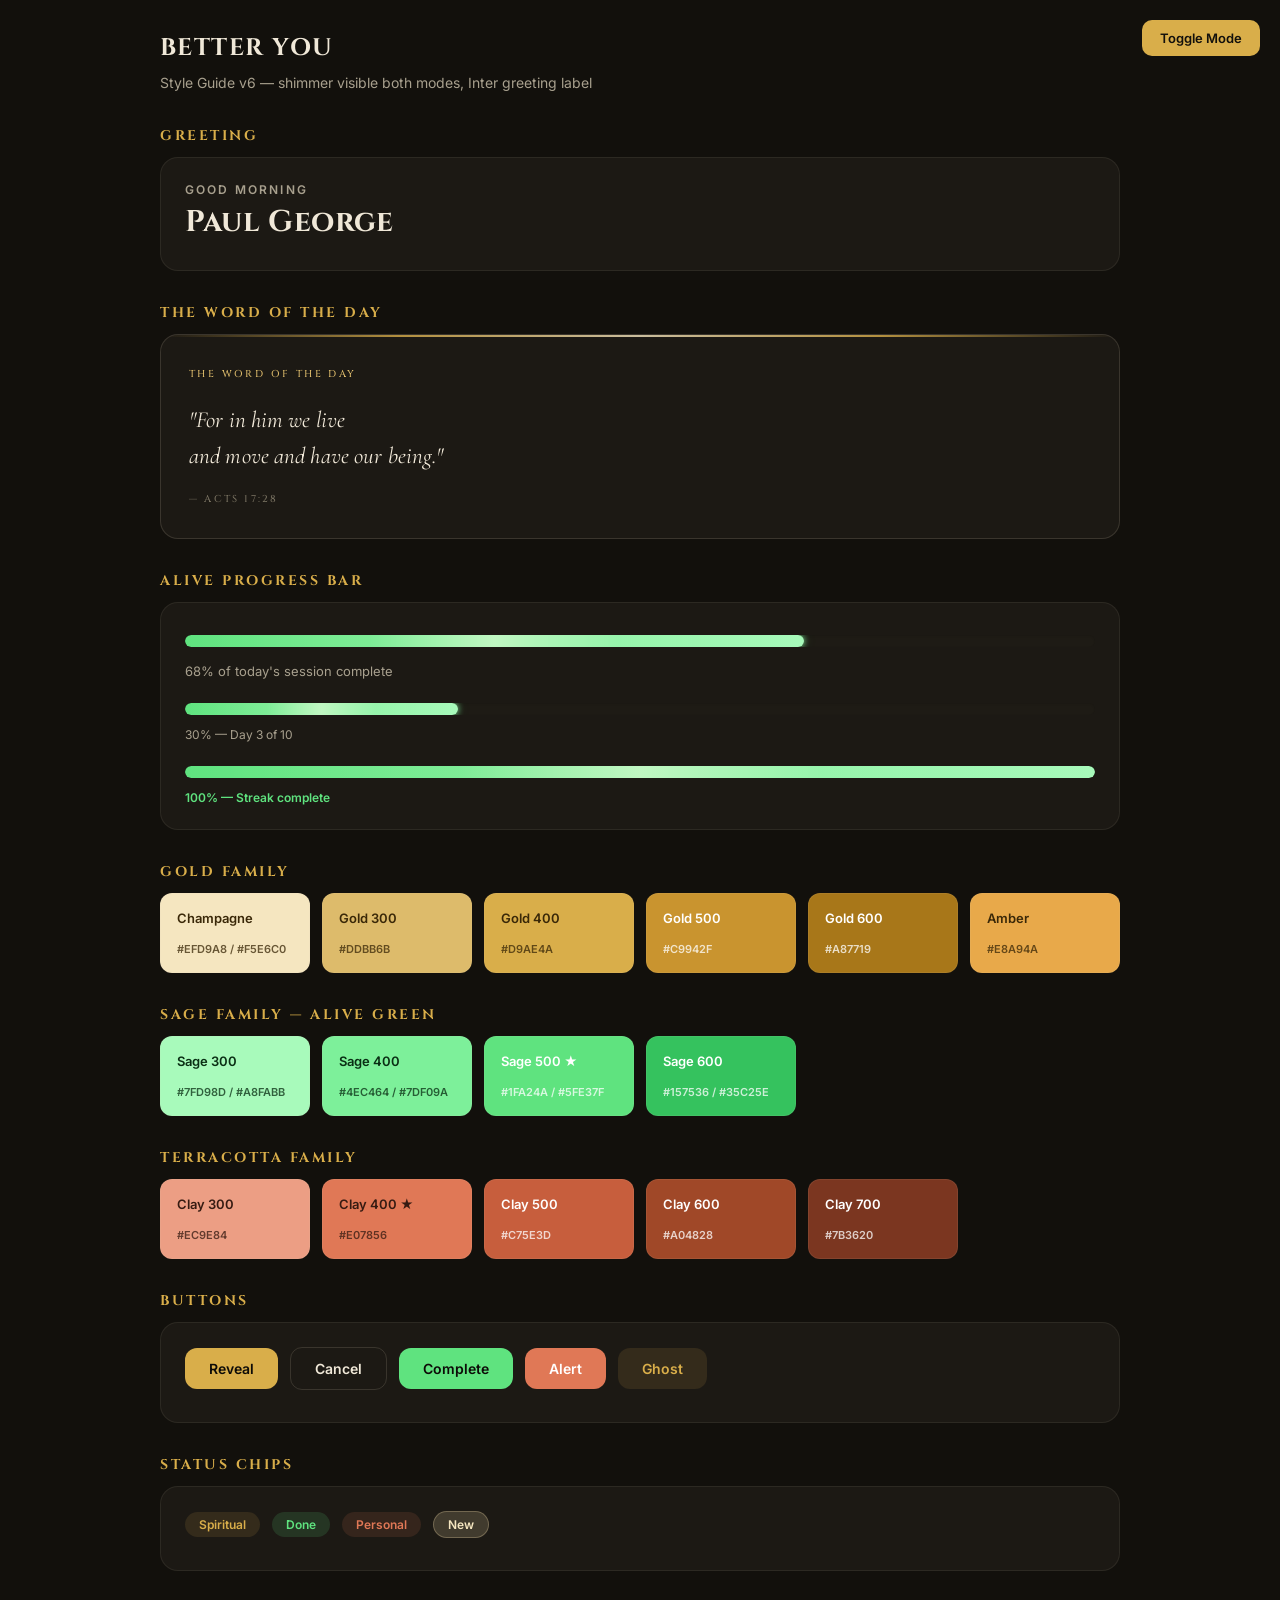
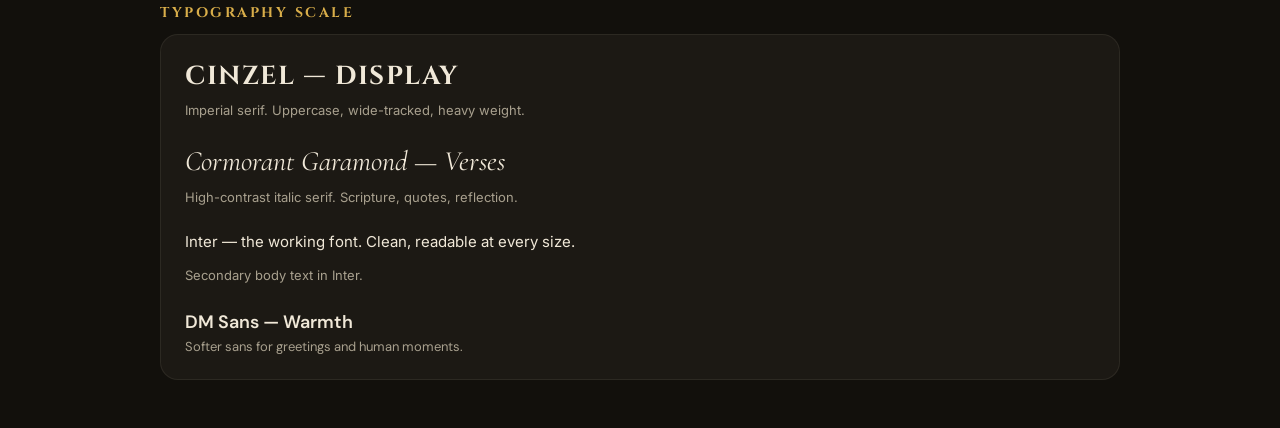
<file: styleguide.html>
<!DOCTYPE html>
<html lang="en" data-theme="dark">
<head>
<meta charset="UTF-8"/>
<meta name="viewport" content="width=device-width,initial-scale=1.0"/>
<title>Better You — Style Guide v6</title>
<link href="https://fonts.googleapis.com/css2?family=Cinzel:wght@400;500;600;700;800;900&family=Cormorant+Garamond:ital,wght@0,300;0,400;0,500;0,600;1,300;1,400;1,500&family=DM+Sans:wght@400;500;600;700&family=Inter:wght@400;500;600;700;800&display=swap" rel="stylesheet"/>
<style>
:root{
  --r:18px;--rs:12px;
  --font-display:'Cinzel',serif;
  --font-verse:'Cormorant Garamond',serif;
  --font-body:'Inter',sans-serif;
  --font-alt:'DM Sans',sans-serif;
}

/* ═══════════ LIGHT MODE ═══════════ */
[data-theme="light"]{
  --bg:#F5F1E8;--bg2:#E8E2D2;--card:#FFFFFF;--card2:#FCFAF5;
  --brd:rgba(210,202,182,.4);--brd2:rgba(210,202,182,.7);
  --txt:#1A1814;--txt2:#5A5443;--txt3:#8B8472;
  --brand:#C9942F;--brand-deep:#A87719;--brand-soft:#D9AE4A;
  --brand-tint:rgba(201,148,47,.10);
  --champagne:#EFD9A8;--amber:#E8A94A;
  /* Alive green — light */
  --success:#1FA24A;--success-soft:#35C25E;--success-bright:#4ED17A;
  --success-tint:rgba(31,162,74,.10);
  --accent:#A04828;--accent-soft:#C75E3D;--accent-tint:rgba(160,72,40,.10);
  --verse:#1A1814;--verse-label:#A87719;
  --gold-300:#DDBB6B;--gold-400:#D9AE4A;--gold-500:#C9942F;--gold-600:#A87719;
  --sage-300:#7FD98D;--sage-400:#4EC464;--sage-500:#1FA24A;--sage-600:#157536;
  --clay-300:#EC9E84;--clay-400:#E07856;--clay-500:#C75E3D;--clay-600:#A04828;--clay-700:#7B3620;
  /* Shimmer tone */
  --shimmer:rgba(255,255,255,.65);
  --shimmer-soft:rgba(255,255,255,.15);
}

/* ═══════════ DARK MODE ═══════════ */
[data-theme="dark"]{
  --bg:#12100C;--bg2:#1E1B15;--card:#1C1914;--card2:#252118;
  --brd:rgba(210,200,175,.09);--brd2:rgba(210,200,175,.16);
  --txt:#F0E8D8;--txt2:#A8A08E;--txt3:#7A7362;
  --brand:#D9AE4A;--brand-deep:#C9942F;--brand-soft:#DDBB6B;
  --brand-tint:rgba(217,174,74,.12);
  --champagne:#F5E6C0;--amber:#E8A94A;
  /* Alive green — dark */
  --success:#5FE37F;--success-soft:#7DF09A;--success-bright:#A8FABB;
  --success-tint:rgba(95,227,127,.14);
  --accent:#E07856;--accent-soft:#EC9E84;--accent-tint:rgba(224,120,86,.12);
  --verse:#F0E8D8;--verse-label:#DDBB6B;
  --gold-300:#DDBB6B;--gold-400:#D9AE4A;--gold-500:#C9942F;--gold-600:#A87719;
  --sage-300:#A8FABB;--sage-400:#7DF09A;--sage-500:#5FE37F;--sage-600:#35C25E;
  --clay-300:#EC9E84;--clay-400:#E07856;--clay-500:#C75E3D;--clay-600:#A04828;--clay-700:#7B3620;
  /* Shimmer tone — warm cream for dark */
  --shimmer:rgba(245,230,192,.55);
  --shimmer-soft:rgba(245,230,192,.10);
}

*,*::before,*::after{box-sizing:border-box;margin:0;padding:0}

body{
  font-family:var(--font-body);
  background:var(--bg);
  color:var(--txt);
  padding:32px 24px;
  transition:background .3s,color .3s;
  min-height:100vh;
  -webkit-font-smoothing:antialiased;
  -moz-osx-font-smoothing:grayscale;
}

h1{
  font-family:var(--font-display);
  font-size:24px;
  margin-bottom:8px;
  font-weight:800;
  letter-spacing:.06em;
  text-transform:uppercase;
}
[data-theme="dark"] h1{font-weight:700}

h2{
  font-family:var(--font-display);
  font-size:14px;
  margin:32px 0 12px;
  color:var(--brand);
  font-weight:800;
  letter-spacing:.20em;
  text-transform:uppercase;
}
[data-theme="dark"] h2{font-weight:700;letter-spacing:.18em}

h3{
  font-family:var(--font-body);
  font-size:12px;
  font-weight:600;
  letter-spacing:.12em;
  text-transform:uppercase;
  color:var(--txt2);
}

.sub{color:var(--txt2);font-size:14px;margin-bottom:24px;line-height:1.6}

.toggle{
  position:fixed;top:20px;right:20px;
  padding:10px 18px;
  background:var(--brand);color:var(--bg);
  border:none;border-radius:10px;
  font-weight:600;cursor:pointer;
  font-family:var(--font-body);font-size:13px;
  z-index:100;
  transition:all .2s;
}
.toggle:hover{background:var(--brand-soft)}

.wrap{max-width:960px;margin:0 auto}

.swatches{
  display:grid;
  grid-template-columns:repeat(auto-fill,minmax(140px,1fr));
  gap:12px;
}
.sw{
  border-radius:12px;padding:16px;
  border:1px solid var(--brd);
  min-height:80px;
  display:flex;flex-direction:column;justify-content:space-between;
}
.sw-code{font-size:11px;font-weight:600;opacity:.75;font-family:var(--font-body)}
.sw-name{font-size:13px;font-weight:600;font-family:var(--font-body)}

.card{
  background:var(--card);
  border:1px solid var(--brd);
  border-radius:var(--r);
  padding:24px;margin-bottom:16px;
  position:relative;overflow:hidden;
}

.hero-card{
  background:var(--card);
  border:1px solid var(--brd2);
  border-radius:var(--r);
  padding:32px 28px;
  position:relative;overflow:hidden;
}
.hero-card::before{
  content:'';position:absolute;top:0;left:0;right:0;height:2px;
  background:linear-gradient(90deg,transparent,var(--gold-400),var(--champagne),var(--gold-400),transparent);
  opacity:.8;
}

.verse-label{
  font-family:var(--font-display);
  font-size:10px;
  letter-spacing:.24em;
  font-weight:600;
  color:var(--verse-label);
  margin-bottom:22px;
  text-transform:uppercase;
}
[data-theme="dark"] .verse-label{font-weight:500}

.verse{
  font-family:var(--font-verse);
  font-style:italic;
  font-size:23px;
  line-height:1.55;
  color:var(--verse);
  margin:0 0 18px;
  font-weight:400;
  letter-spacing:.005em;
}
.verse-ref{
  font-family:var(--font-display);
  font-size:10px;
  color:var(--txt3);
  font-weight:600;
  letter-spacing:.22em;
  text-transform:uppercase;
}
[data-theme="dark"] .verse-ref{font-weight:500}

.btn{
  padding:12px 24px;
  border-radius:12px;border:none;
  font-weight:600;
  font-family:var(--font-body);font-size:14px;
  cursor:pointer;margin-right:8px;margin-bottom:8px;
  transition:all .2s;
}
.btn-primary{background:var(--brand);color:#0D0B08}
.btn-primary:hover{background:var(--brand-soft);box-shadow:0 0 24px var(--brand-tint)}
.btn-secondary{background:transparent;color:var(--txt);border:1px solid var(--brd2)}
.btn-secondary:hover{border-color:var(--brand);color:var(--brand)}
.btn-success{background:var(--success);color:#0D0B08}
.btn-success:hover{background:var(--success-soft)}
.btn-accent{background:var(--accent);color:#fff}
.btn-ghost{background:var(--brand-tint);color:var(--brand)}

/* ═══ ALIVE PROGRESS BAR — shimmer visible in both modes ═══ */
.bar{
  height:12px;
  background:var(--bg2);
  border-radius:20px;
  overflow:hidden;
  margin-top:8px;
  box-shadow:inset 0 1px 2px rgba(0,0,0,.10);
  position:relative;
}
.bar-fill{
  height:100%;
  background:linear-gradient(90deg,var(--success) 0%,var(--success-soft) 55%,var(--success-bright) 100%);
  border-radius:20px;
  transition:width .8s cubic-bezier(.22,1,.36,1);
  box-shadow:0 0 16px var(--success-tint),0 0 6px var(--success-soft);
  position:relative;
  overflow:hidden;
}
.bar-fill::before{
  content:'';
  position:absolute;
  inset:0;
  border-radius:20px;
  background:linear-gradient(
    90deg,
    transparent 0%,
    var(--shimmer-soft) 30%,
    var(--shimmer) 50%,
    var(--shimmer-soft) 70%,
    transparent 100%
  );
  animation:barShimmer 2.2s ease-in-out infinite;
  mix-blend-mode:overlay;
  pointer-events:none;
}
[data-theme="light"] .bar-fill::before{
  mix-blend-mode:soft-light;
}
[data-theme="dark"] .bar-fill::before{
  mix-blend-mode:screen;
}
@keyframes barShimmer{
  0%{transform:translateX(-120%)}
  100%{transform:translateX(220%)}
}

/* ═══ GREETING — Inter label + Cinzel name ═══ */
.greeting-block{
  display:flex;
  flex-direction:column;
  margin-bottom:6px;
}
.greeting-label{
  font-family:var(--font-body);
  font-size:12px;
  font-weight:600;
  letter-spacing:.18em;
  text-transform:uppercase;
  color:var(--txt2);
  margin-bottom:8px;
}
.greeting-name{
  font-family:var(--font-display);
  font-size:30px;
  font-weight:800;
  letter-spacing:.02em;
  color:var(--txt);
  line-height:1.15;
}
[data-theme="dark"] .greeting-name{font-weight:700}

.chip{
  display:inline-block;
  padding:5px 14px;border-radius:20px;
  font-size:12px;font-weight:600;
  margin-right:8px;margin-bottom:8px;
  font-family:var(--font-body);
}
.chip-brand{background:var(--brand-tint);color:var(--brand)}
.chip-success{background:var(--success-tint);color:var(--success)}
.chip-accent{background:var(--accent-tint);color:var(--accent)}
.chip-champagne{background:rgba(239,217,168,.18);color:var(--champagne);border:1px solid rgba(239,217,168,.28)}

.body-demo{
  font-family:var(--font-body);
  font-size:15px;
  line-height:1.7;
  color:var(--txt);
  margin-bottom:10px;
}
.body-demo-sm{
  font-family:var(--font-body);
  font-size:13px;
  line-height:1.6;
  color:var(--txt2);
}

.display-showcase-big{
  font-family:var(--font-display);
  font-weight:800;
  letter-spacing:.06em;
  text-transform:uppercase;
  color:var(--txt);
  font-size:26px;
}
[data-theme="dark"] .display-showcase-big{font-weight:700}
</style>
</head>
<body>
<button class="toggle" onclick="const d=document.documentElement;d.setAttribute('data-theme',d.getAttribute('data-theme')==='dark'?'light':'dark')">Toggle Mode</button>
<div class="wrap">

  <h1>Better You</h1>
  <p class="sub">Style Guide v6 — shimmer visible both modes, Inter greeting label</p>

  <h2>Greeting</h2>
  <div class="card">
    <div class="greeting-block">
      <div class="greeting-label">Good Morning</div>
      <div class="greeting-name">Paul George</div>
    </div>
  </div>

  <h2>The Word of the Day</h2>
  <div class="hero-card">
    <div class="verse-label">THE WORD OF THE DAY</div>
    <div class="verse">
      "For in him we live<br/>
      and move and have our being."
    </div>
    <div class="verse-ref">— ACTS 17:28</div>
  </div>

  <h2>Alive Progress Bar</h2>
  <div class="card">
    <div class="bar"><div class="bar-fill" style="width:68%"></div></div>
    <p style="margin-top:16px;color:var(--txt2);font-size:13px">68% of today's session complete</p>

    <div style="margin-top:24px">
      <div class="bar"><div class="bar-fill" style="width:30%"></div></div>
      <p style="margin-top:12px;color:var(--txt2);font-size:12px">30% — Day 3 of 10</p>
    </div>

    <div style="margin-top:24px">
      <div class="bar"><div class="bar-fill" style="width:100%"></div></div>
      <p style="margin-top:12px;color:var(--success);font-size:12px;font-weight:600">100% — Streak complete</p>
    </div>
  </div>

  <h2>Gold Family</h2>
  <div class="swatches">
    <div class="sw" style="background:var(--champagne);color:#3A2808"><div class="sw-name">Champagne</div><div class="sw-code">#EFD9A8 / #F5E6C0</div></div>
    <div class="sw" style="background:var(--gold-300);color:#3A2808"><div class="sw-name">Gold 300</div><div class="sw-code">#DDBB6B</div></div>
    <div class="sw" style="background:var(--gold-400);color:#3A2808"><div class="sw-name">Gold 400</div><div class="sw-code">#D9AE4A</div></div>
    <div class="sw" style="background:var(--gold-500);color:#fff"><div class="sw-name">Gold 500</div><div class="sw-code">#C9942F</div></div>
    <div class="sw" style="background:var(--gold-600);color:#fff"><div class="sw-name">Gold 600</div><div class="sw-code">#A87719</div></div>
    <div class="sw" style="background:var(--amber);color:#3A2808"><div class="sw-name">Amber</div><div class="sw-code">#E8A94A</div></div>
  </div>

  <h2>Sage Family — Alive Green</h2>
  <div class="swatches">
    <div class="sw" style="background:var(--sage-300);color:#0A2E14"><div class="sw-name">Sage 300</div><div class="sw-code">#7FD98D / #A8FABB</div></div>
    <div class="sw" style="background:var(--sage-400);color:#0A2E14"><div class="sw-name">Sage 400</div><div class="sw-code">#4EC464 / #7DF09A</div></div>
    <div class="sw" style="background:var(--sage-500);color:#fff"><div class="sw-name">Sage 500 ★</div><div class="sw-code">#1FA24A / #5FE37F</div></div>
    <div class="sw" style="background:var(--sage-600);color:#fff"><div class="sw-name">Sage 600</div><div class="sw-code">#157536 / #35C25E</div></div>
  </div>

  <h2>Terracotta Family</h2>
  <div class="swatches">
    <div class="sw" style="background:var(--clay-300);color:#361B12"><div class="sw-name">Clay 300</div><div class="sw-code">#EC9E84</div></div>
    <div class="sw" style="background:var(--clay-400);color:#361B12"><div class="sw-name">Clay 400 ★</div><div class="sw-code">#E07856</div></div>
    <div class="sw" style="background:var(--clay-500);color:#fff"><div class="sw-name">Clay 500</div><div class="sw-code">#C75E3D</div></div>
    <div class="sw" style="background:var(--clay-600);color:#fff"><div class="sw-name">Clay 600</div><div class="sw-code">#A04828</div></div>
    <div class="sw" style="background:var(--clay-700);color:#fff"><div class="sw-name">Clay 700</div><div class="sw-code">#7B3620</div></div>
  </div>

  <h2>Buttons</h2>
  <div class="card">
    <button class="btn btn-primary">Reveal</button>
    <button class="btn btn-secondary">Cancel</button>
    <button class="btn btn-success">Complete</button>
    <button class="btn btn-accent">Alert</button>
    <button class="btn btn-ghost">Ghost</button>
  </div>

  <h2>Status Chips</h2>
  <div class="card">
    <span class="chip chip-brand">Spiritual</span>
    <span class="chip chip-success">Done</span>
    <span class="chip chip-accent">Personal</span>
    <span class="chip chip-champagne">New</span>
  </div>

  <h2>Typography Scale</h2>
  <div class="card">
    <div class="display-showcase-big">CINZEL — DISPLAY</div>
    <p style="font-family:var(--font-body);font-size:13px;color:var(--txt2);margin-top:8px">Imperial serif. Uppercase, wide-tracked, heavy weight.</p>

    <div style="font-family:var(--font-verse);font-style:italic;font-size:28px;line-height:1.4;margin-top:24px;color:var(--verse)">Cormorant Garamond — Verses</div>
    <p style="font-family:var(--font-body);font-size:13px;color:var(--txt2);margin-top:8px">High-contrast italic serif. Scripture, quotes, reflection.</p>

    <p class="body-demo" style="margin-top:24px">Inter — the working font. Clean, readable at every size.</p>
    <p class="body-demo-sm">Secondary body text in Inter.</p>

    <p style="font-family:var(--font-alt);font-size:18px;font-weight:600;margin-top:24px">DM Sans — Warmth</p>
    <p style="font-family:var(--font-alt);font-size:13px;color:var(--txt2);margin-top:4px">Softer sans for greetings and human moments.</p>
  </div>

</div>
</body>
</html>
</file>
